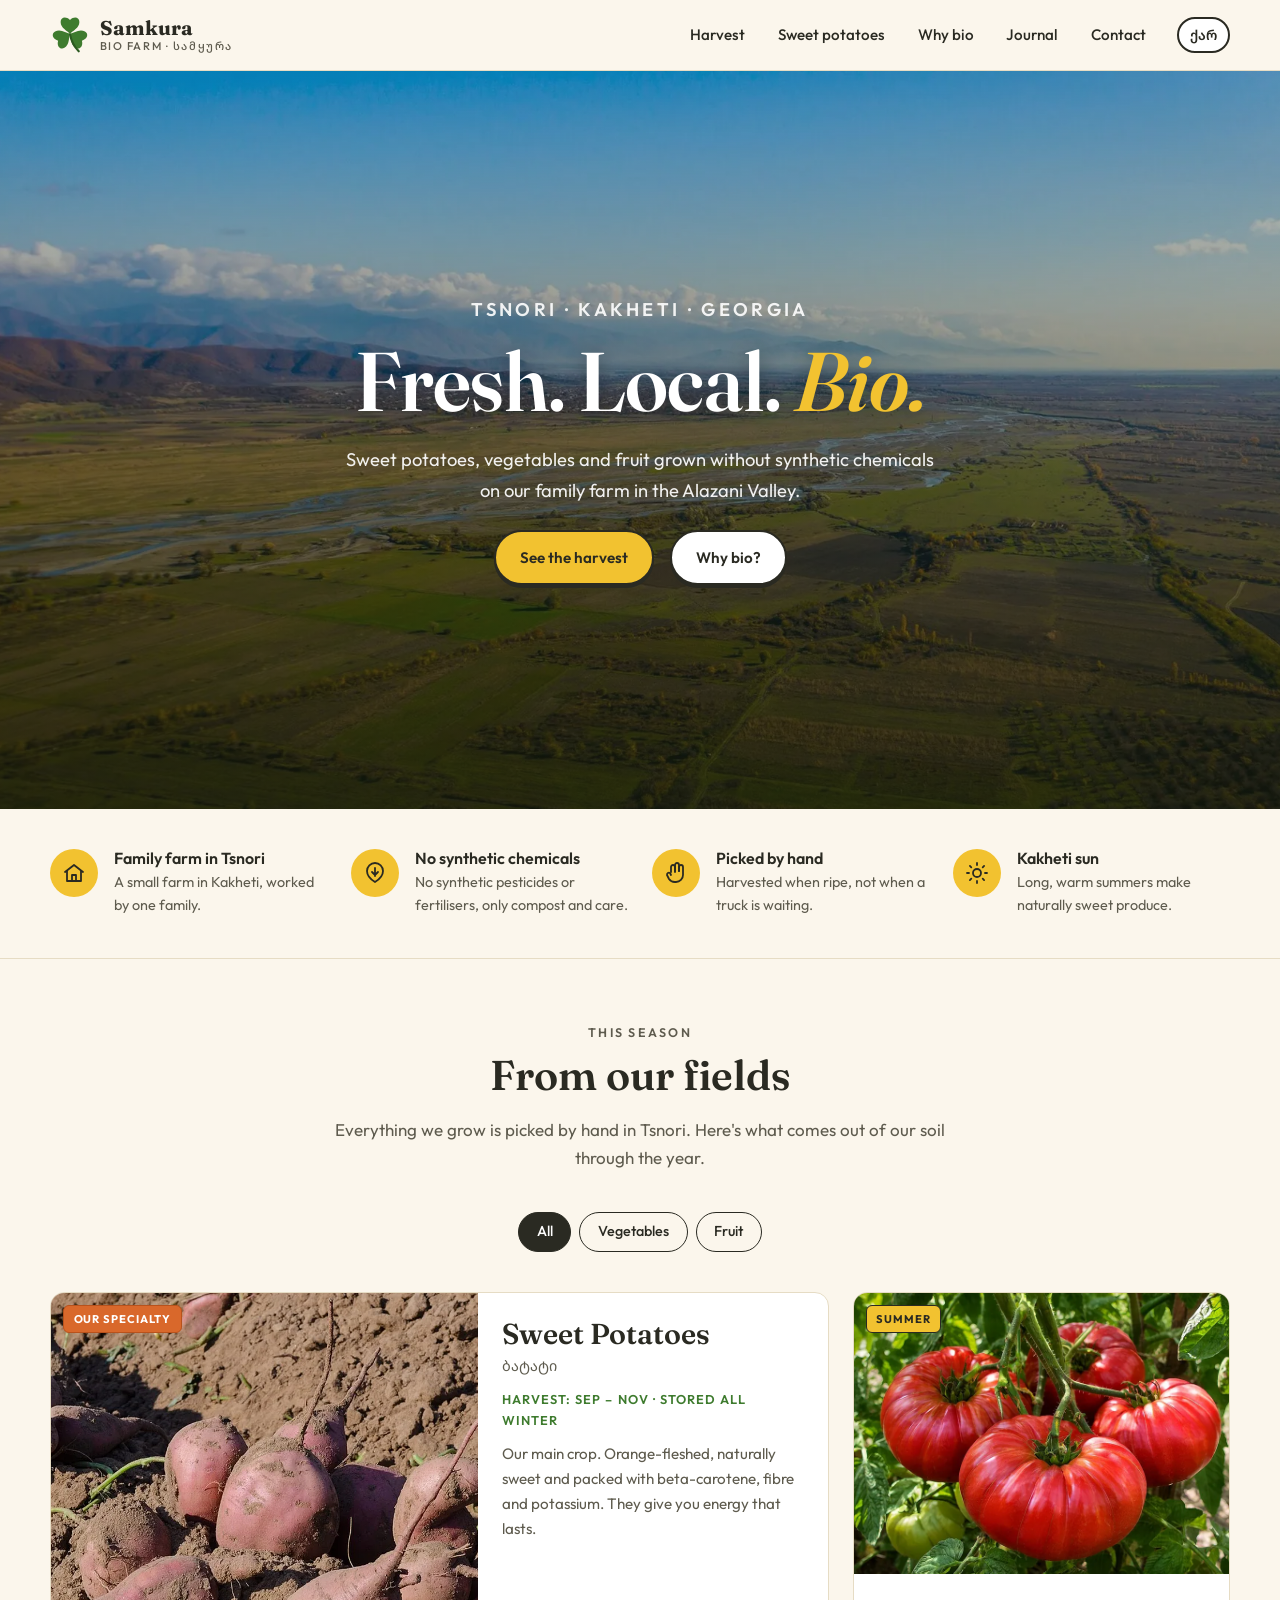
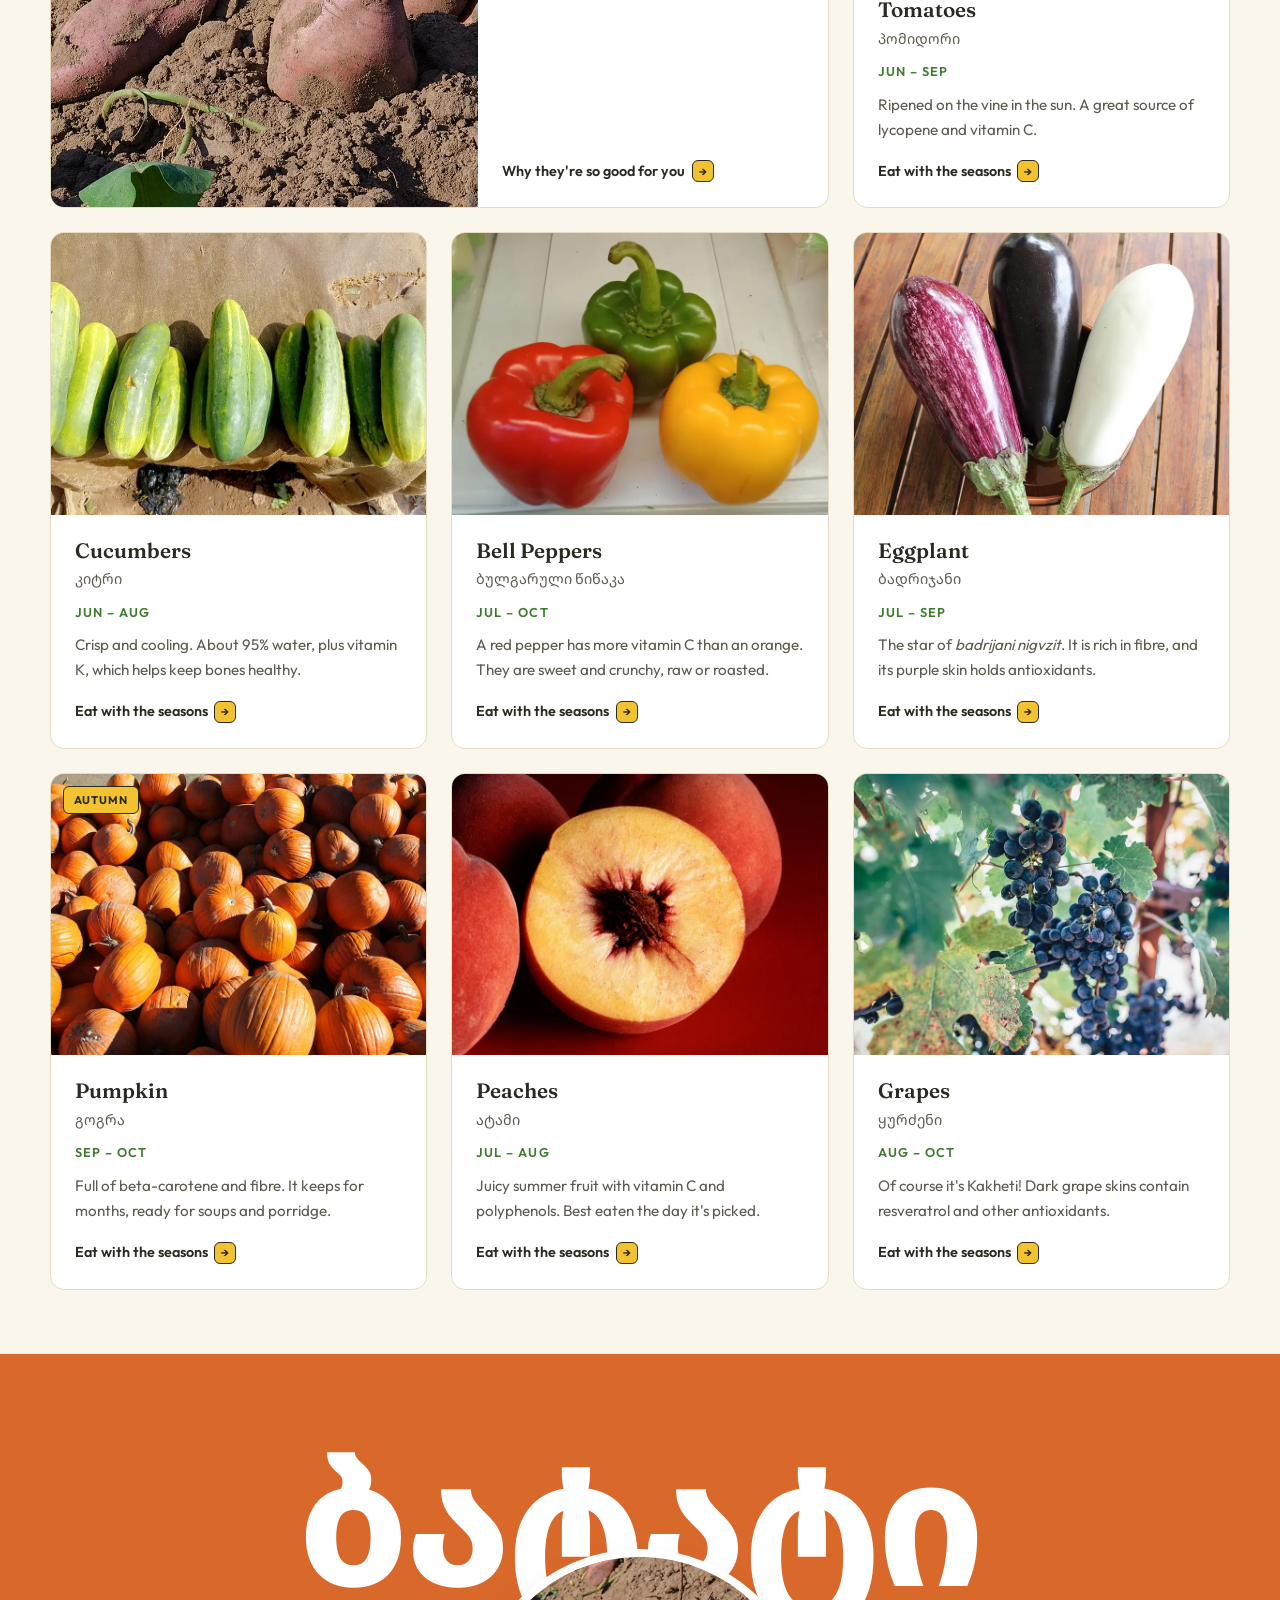
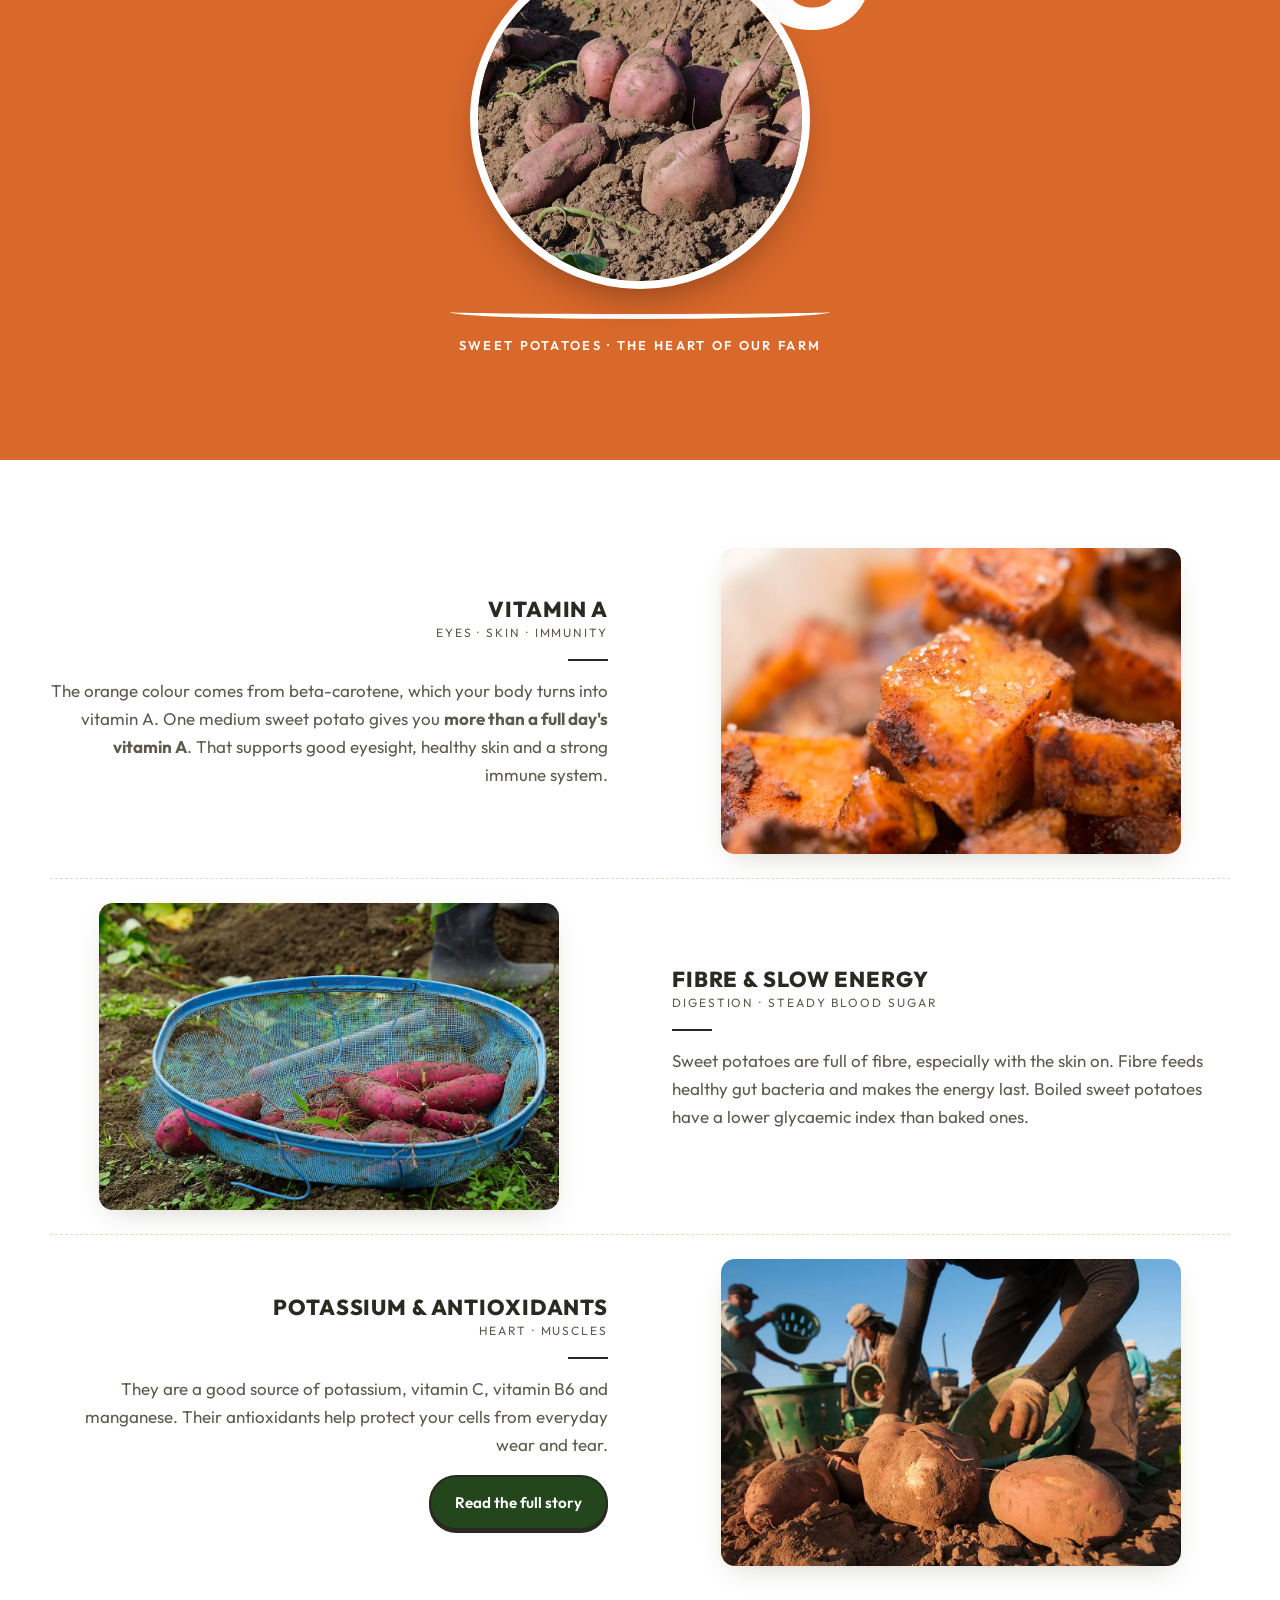
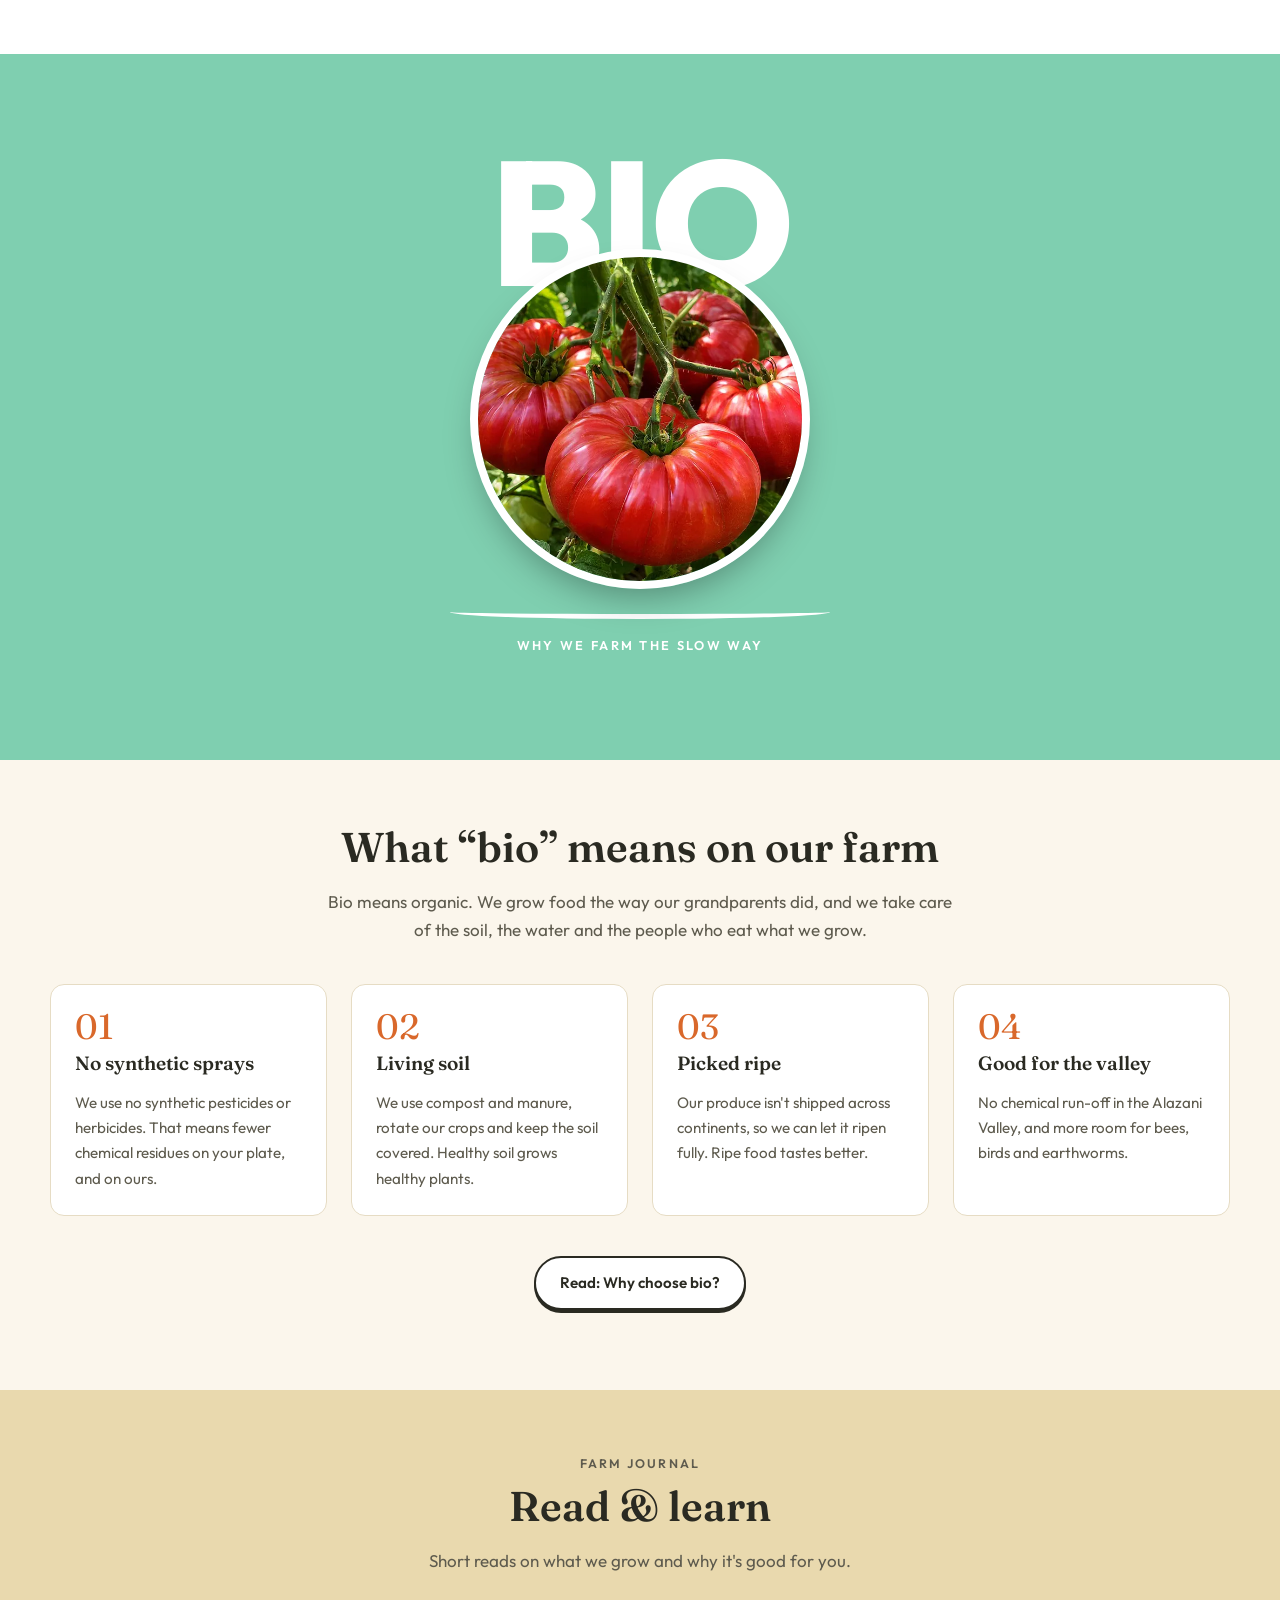
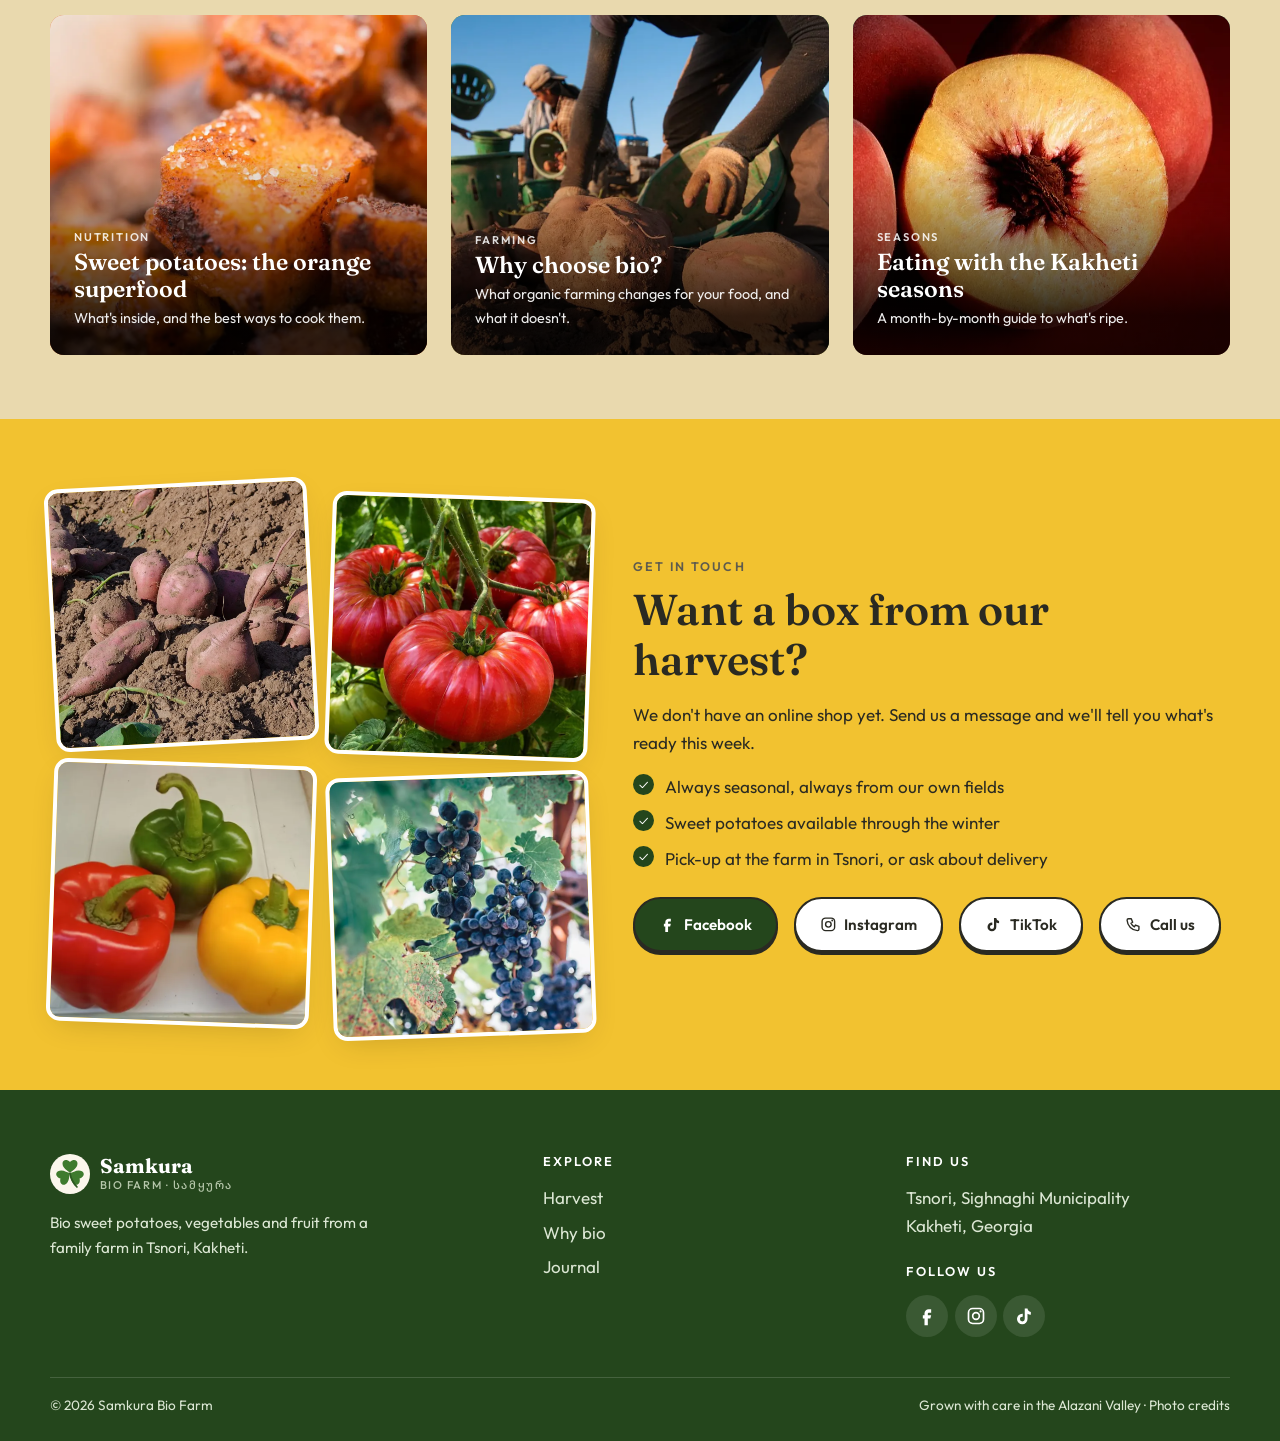
<file: index.html>
<!doctype html>
<html lang="en">
<head>
  <meta charset="utf-8">
  <meta name="viewport" content="width=device-width, initial-scale=1">
  <title>Samkura Bio Farm — Organic sweet potatoes from Tsnori, Kakheti</title>
  <meta name="description" content="Samkura Bio Farm grows bio sweet potatoes, vegetables and fruit without synthetic chemicals in Tsnori, Kakheti, Georgia.">
  <meta property="og:title" content="Samkura Bio Farm — Organic sweet potatoes from Tsnori, Kakheti">
  <meta property="og:description" content="Samkura Bio Farm grows bio sweet potatoes, vegetables and fruit without synthetic chemicals in Tsnori, Kakheti, Georgia.">
  <meta property="og:image" content="images/photos/sweet-potatoes.webp">
  <meta property="og:type" content="website">
  <meta property="og:locale" content="en_US">
  <link rel="alternate" hreflang="ka" href="ka/index.html">
  <link rel="icon" href="images/logo.svg" type="image/svg+xml">
  <link rel="preconnect" href="https://fonts.googleapis.com">
  <link rel="preconnect" href="https://fonts.gstatic.com" crossorigin>
  <link href="https://fonts.googleapis.com/css2?family=Fraunces:ital,opsz,wght@0,9..144,600;0,9..144,700;1,9..144,600&amp;family=Outfit:wght@400;500;600;800&amp;family=Noto+Sans+Georgian:wght@400;500;600;800&amp;family=Noto+Serif+Georgian:wght@600;700&amp;display=swap" rel="stylesheet">
  <link rel="stylesheet" href="css/style.css">
  <script>document.documentElement.classList.add('js');</script>
  <script src="js/main.js" defer></script>
</head>
<body>
  <a class="skip-link" href="#main">Skip to content</a>

  <!-- ===================== HEADER ===================== -->
  <header class="site-header">
    <div class="container header-inner">
      <a class="brand" href="index.html" aria-label="Samkura Bio Farm home">
        <img src="images/logo.svg" alt="" width="40" height="40">
        <span class="brand-name">Samkura<small>Bio Farm · სამყურა</small></span>
      </a>
      <nav class="site-nav" id="site-nav" aria-label="Main">
        <ul class="nav-list">
          <li><a href="#harvest">Harvest</a></li>
          <li><a href="#sweet-potatoes">Sweet potatoes</a></li>
          <li><a href="#why-bio">Why bio</a></li>
          <li><a href="#journal">Journal</a></li>
          <li><a href="#contact">Contact</a></li>
        </ul>
      </nav>
      <a class="lang-switch" href="ka/index.html" hreflang="ka" lang="ka" aria-label="ქართული ვერსია">ქარ</a>
      <button class="nav-toggle" aria-expanded="false" aria-controls="site-nav" aria-label="Open menu" data-label-open="Open menu" data-label-close="Close menu"><span></span></button>
    </div>
  </header>

  <main id="main">

    <!-- ===================== HERO ===================== -->
    <section class="hero" aria-labelledby="hero-title">
      <img class="hero-bg" src="images/photos/hero-alazani.webp" alt="The Alazani Valley in Kakheti with the Caucasus mountains behind" width="2000" height="1000" fetchpriority="high">
      <div class="hero-content">
        <p class="eyebrow">Tsnori · Kakheti · Georgia</p>
        <h1 id="hero-title">Fresh. Local. <em>Bio.</em></h1>
        <p>Sweet potatoes, vegetables and fruit grown without synthetic chemicals on our family farm in the Alazani Valley.</p>
        <div class="hero-actions">
          <a class="btn btn-primary" href="#harvest">See the harvest</a>
          <a class="btn btn-ghost" href="#why-bio">Why bio?</a>
        </div>
      </div>
    </section>

    <!-- ===================== FEATURE STRIP ===================== -->
    <section class="features" aria-label="About the farm">
      <div class="container features-grid">
        <div class="feature">
          <span class="feature-icon"><svg viewBox="0 0 24 24"><path d="M3 11l9-7 9 7"/><path d="M5 10v10h14V10"/><path d="M10 20v-6h4v6"/></svg></span>
          <div><h3>Family farm in Tsnori</h3><p>A small farm in Kakheti, worked by one family.</p></div>
        </div>
        <div class="feature">
          <span class="feature-icon"><svg viewBox="0 0 24 24"><path d="M12 21c-5-3-8-7-8-11a8 8 0 0 1 16 0c0 4-3 8-8 11z"/><path d="M12 7v8M9 11l3 3 3-3"/></svg></span>
          <div><h3>No synthetic chemicals</h3><p>No synthetic pesticides or fertilisers, only compost and care.</p></div>
        </div>
        <div class="feature">
          <span class="feature-icon"><svg viewBox="0 0 24 24"><path d="M7 11V6a2 2 0 0 1 4 0v5"/><path d="M11 10V4a2 2 0 0 1 4 0v6"/><path d="M15 10V6a2 2 0 0 1 4 0v8a7 7 0 0 1-7 7h-1a7 7 0 0 1-6-3l-2-4a2 2 0 0 1 3-2l1 2"/></svg></span>
          <div><h3>Picked by hand</h3><p>Harvested when ripe, not when a truck is waiting.</p></div>
        </div>
        <div class="feature">
          <span class="feature-icon"><svg viewBox="0 0 24 24"><circle cx="12" cy="12" r="4"/><path d="M12 2v2M12 20v2M4.9 4.9l1.4 1.4M17.7 17.7l1.4 1.4M2 12h2M20 12h2M4.9 19.1l1.4-1.4M17.7 6.3l1.4-1.4"/></svg></span>
          <div><h3>Kakheti sun</h3><p>Long, warm summers make naturally sweet produce.</p></div>
        </div>
      </div>
    </section>

    <!-- ===================== HARVEST / PRODUCT CARDS ===================== -->
    <!-- REPLACE: confirm the product list with the farm. -->
    <section class="section harvest" id="harvest" aria-labelledby="harvest-title">
      <div class="container">
        <p class="eyebrow center">This season</p>
        <h2 class="section-title" id="harvest-title">From our fields</h2>
        <p class="section-lead">Everything we grow is picked by hand in Tsnori. Here's what comes out of our soil through the year.</p>

        <div class="filter-bar" role="group" aria-label="Filter products">
          <button class="filter-btn" data-filter="all" aria-pressed="true">All</button>
          <button class="filter-btn" data-filter="veg" aria-pressed="false">Vegetables</button>
          <button class="filter-btn" data-filter="fruit" aria-pressed="false">Fruit</button>
        </div>

        <div class="product-grid">
          <article class="product-card featured reveal" data-type="veg">
            <div class="product-media">
              <span class="badge badge-orange">Our specialty</span>
              <img src="images/photos/sweet-potatoes.webp" alt="Freshly dug sweet potatoes lying on the soil" width="1200" height="900">
            </div>
            <div class="product-body">
              <h3>Sweet Potatoes</h3>
              <p class="product-ka">ბატატი</p>
              <p class="product-season">Harvest: Sep – Nov · stored all winter</p>
              <p class="product-desc">Our main crop. Orange-fleshed, naturally sweet and packed with beta-carotene, fibre and potassium. They give you energy that lasts.</p>
              <a class="product-link" href="articles/sweet-potato.html">Why they're so good for you <span class="arrow" aria-hidden="true">→</span></a>
            </div>
          </article>

          <article class="product-card reveal" data-type="veg">
            <div class="product-media"><span class="badge">Summer</span><img src="images/photos/tomatoes.webp" alt="Ripe red tomatoes on the vine" width="800" height="600" loading="lazy"></div>
            <div class="product-body">
              <h3>Tomatoes</h3>
              <p class="product-ka">პომიდორი</p>
              <p class="product-season">Jun – Sep</p>
              <p class="product-desc">Ripened on the vine in the sun. A great source of lycopene and vitamin C.</p>
              <a class="product-link" href="articles/seasonal-eating.html">Eat with the seasons <span class="arrow" aria-hidden="true">→</span></a>
            </div>
          </article>

          <article class="product-card reveal" data-type="veg">
            <div class="product-media"><img src="images/photos/cucumbers.webp" alt="A row of fresh green cucumbers" width="800" height="600" loading="lazy"></div>
            <div class="product-body">
              <h3>Cucumbers</h3>
              <p class="product-ka">კიტრი</p>
              <p class="product-season">Jun – Aug</p>
              <p class="product-desc">Crisp and cooling. About 95% water, plus vitamin K, which helps keep bones healthy.</p>
              <a class="product-link" href="articles/seasonal-eating.html">Eat with the seasons <span class="arrow" aria-hidden="true">→</span></a>
            </div>
          </article>

          <article class="product-card reveal" data-type="veg">
            <div class="product-media"><img src="images/photos/peppers.webp" alt="Red, green and yellow bell peppers" width="800" height="600" loading="lazy"></div>
            <div class="product-body">
              <h3>Bell Peppers</h3>
              <p class="product-ka">ბულგარული წიწაკა</p>
              <p class="product-season">Jul – Oct</p>
              <p class="product-desc">A red pepper has more vitamin C than an orange. They are sweet and crunchy, raw or roasted.</p>
              <a class="product-link" href="articles/seasonal-eating.html">Eat with the seasons <span class="arrow" aria-hidden="true">→</span></a>
            </div>
          </article>

          <article class="product-card reveal" data-type="veg">
            <div class="product-media"><img src="images/photos/eggplants.webp" alt="Three eggplants: striped, dark purple and white" width="800" height="600" loading="lazy"></div>
            <div class="product-body">
              <h3>Eggplant</h3>
              <p class="product-ka">ბადრიჯანი</p>
              <p class="product-season">Jul – Sep</p>
              <p class="product-desc">The star of <i>badrijani nigvzit</i>. It is rich in fibre, and its purple skin holds antioxidants.</p>
              <a class="product-link" href="articles/seasonal-eating.html">Eat with the seasons <span class="arrow" aria-hidden="true">→</span></a>
            </div>
          </article>

          <article class="product-card reveal" data-type="veg">
            <div class="product-media"><span class="badge">Autumn</span><img src="images/photos/pumpkins.webp" alt="A pile of orange pumpkins after harvest" width="800" height="600" loading="lazy"></div>
            <div class="product-body">
              <h3>Pumpkin</h3>
              <p class="product-ka">გოგრა</p>
              <p class="product-season">Sep – Oct</p>
              <p class="product-desc">Full of beta-carotene and fibre. It keeps for months, ready for soups and porridge.</p>
              <a class="product-link" href="articles/seasonal-eating.html">Eat with the seasons <span class="arrow" aria-hidden="true">→</span></a>
            </div>
          </article>

          <article class="product-card reveal" data-type="fruit">
            <div class="product-media"><img src="images/photos/peaches.webp" alt="Ripe peaches, one cut in half" width="800" height="600" loading="lazy"></div>
            <div class="product-body">
              <h3>Peaches</h3>
              <p class="product-ka">ატამი</p>
              <p class="product-season">Jul – Aug</p>
              <p class="product-desc">Juicy summer fruit with vitamin C and polyphenols. Best eaten the day it's picked.</p>
              <a class="product-link" href="articles/seasonal-eating.html">Eat with the seasons <span class="arrow" aria-hidden="true">→</span></a>
            </div>
          </article>

          <article class="product-card reveal" data-type="fruit">
            <div class="product-media"><img src="images/photos/grapes.webp" alt="Dark grape bunches hanging on the vine" width="800" height="600" loading="lazy"></div>
            <div class="product-body">
              <h3>Grapes</h3>
              <p class="product-ka">ყურძენი</p>
              <p class="product-season">Aug – Oct</p>
              <p class="product-desc">Of course it's Kakheti! Dark grape skins contain resveratrol and other antioxidants.</p>
              <a class="product-link" href="articles/seasonal-eating.html">Eat with the seasons <span class="arrow" aria-hidden="true">→</span></a>
            </div>
          </article>
        </div>
      </div>
    </section>

    <!-- ===================== SWEET POTATO BAND ===================== -->
    <section class="band band-orange" id="sweet-potatoes" aria-labelledby="sp-word">
      <h2 class="band-word" id="sp-word">ბატატი</h2>
      <img class="band-photo" src="images/photos/sweet-potatoes.webp" alt="Sweet potatoes in the field" width="1200" height="900" loading="lazy">
      <div class="band-swoosh" aria-hidden="true"></div>
      <p class="band-caption">Sweet potatoes · the heart of our farm</p>
    </section>

    <section class="section split-section" aria-label="Sweet potato benefits">
      <div class="container">
        <div class="split reveal">
          <div class="split-text">
            <h3>Vitamin A</h3>
            <p class="sub">Eyes · Skin · Immunity</p>
            <hr class="rule">
            <p>The orange colour comes from beta-carotene, which your body turns into vitamin A. One medium sweet potato gives you <strong>more than a full day's vitamin A</strong>. That supports good eyesight, healthy skin and a strong immune system.</p>
          </div>
          <div class="split-img"><img src="images/photos/sweet-potato-roasted.webp" alt="Roasted sweet potato cubes with bright orange flesh" loading="lazy" width="1200" height="800"></div>
        </div>
        <div class="split reverse reveal">
          <div class="split-text">
            <h3>Fibre &amp; slow energy</h3>
            <p class="sub">Digestion · Steady blood sugar</p>
            <hr class="rule">
            <p>Sweet potatoes are full of fibre, especially with the skin on. Fibre feeds healthy gut bacteria and makes the energy last. Boiled sweet potatoes have a lower glycaemic index than baked ones.</p>
          </div>
          <div class="split-img"><img src="images/photos/sweet-potato-basket.webp" alt="Freshly harvested sweet potatoes in a basket on the soil" loading="lazy" width="1200" height="800"></div>
        </div>
        <div class="split reveal">
          <div class="split-text">
            <h3>Potassium &amp; antioxidants</h3>
            <p class="sub">Heart · Muscles</p>
            <hr class="rule">
            <p>They are a good source of potassium, vitamin C, vitamin B6 and manganese. Their antioxidants help protect your cells from everyday wear and tear.</p>
            <a class="btn btn-dark" href="articles/sweet-potato.html">Read the full story</a>
          </div>
          <div class="split-img"><img src="images/photos/sweet-potato-harvest.webp" alt="Hands lifting sweet potatoes out of the soil during harvest" loading="lazy" width="1200" height="800"></div>
        </div>
      </div>
    </section>

    <!-- ===================== WHY BIO ===================== -->
    <section class="band band-mint" aria-labelledby="bio-word">
      <h2 class="band-word" id="bio-word">Bio</h2>
      <img class="band-photo" src="images/photos/tomatoes.webp" alt="Tomatoes ripening on the plant" width="800" height="600" loading="lazy">
      <div class="band-swoosh" aria-hidden="true"></div>
      <p class="band-caption">Why we farm the slow way</p>
    </section>

    <!-- REPLACE: confirm these practices with the farmer so every claim is true for Samkura. -->
    <section class="section" id="why-bio" aria-labelledby="why-title">
      <div class="container">
        <h2 class="section-title" id="why-title">What “bio” means on our farm</h2>
        <p class="section-lead">Bio means organic. We grow food the way our grandparents did, and we take care of the soil, the water and the people who eat what we grow.</p>
        <div class="pillars">
          <div class="pillar reveal"><div class="pillar-num">01</div><h3>No synthetic sprays</h3><p>We use no synthetic pesticides or herbicides. That means fewer chemical residues on your plate, and on ours.</p></div>
          <div class="pillar reveal"><div class="pillar-num">02</div><h3>Living soil</h3><p>We use compost and manure, rotate our crops and keep the soil covered. Healthy soil grows healthy plants.</p></div>
          <div class="pillar reveal"><div class="pillar-num">03</div><h3>Picked ripe</h3><p>Our produce isn't shipped across continents, so we can let it ripen fully. Ripe food tastes better.</p></div>
          <div class="pillar reveal"><div class="pillar-num">04</div><h3>Good for the valley</h3><p>No chemical run-off in the Alazani Valley, and more room for bees, birds and earthworms.</p></div>
        </div>
        <p class="center spaced"><a class="btn btn-ghost" href="articles/why-bio.html">Read: Why choose bio?</a></p>
      </div>
    </section>

    <!-- ===================== JOURNAL ===================== -->
    <section class="section journal" id="journal" aria-labelledby="journal-title">
      <div class="container">
        <p class="eyebrow center">Farm journal</p>
        <h2 class="section-title" id="journal-title">Read &amp; learn</h2>
        <p class="section-lead">Short reads on what we grow and why it's good for you.</p>
        <div class="article-grid">
          <a class="article-card c-orange reveal" href="articles/sweet-potato.html">
            <div class="art-bg"><img src="images/photos/sweet-potato-roasted.webp" alt="" loading="lazy" width="1200" height="800"></div>
            <div class="art-text"><span class="tag">Nutrition</span><h3>Sweet potatoes: the orange superfood</h3><p>What's inside, and the best ways to cook them.</p></div>
          </a>
          <a class="article-card c-green reveal" href="articles/why-bio.html">
            <div class="art-bg"><img src="images/photos/sweet-potato-harvest.webp" alt="" loading="lazy" width="1200" height="800"></div>
            <div class="art-text"><span class="tag">Farming</span><h3>Why choose bio?</h3><p>What organic farming changes for your food, and what it doesn't.</p></div>
          </a>
          <a class="article-card c-mint reveal" href="articles/seasonal-eating.html">
            <div class="art-bg"><img src="images/photos/peaches.webp" alt="" loading="lazy" width="800" height="600"></div>
            <div class="art-text"><span class="tag">Seasons</span><h3>Eating with the Kakheti seasons</h3><p>A month-by-month guide to what's ripe.</p></div>
          </a>
        </div>
      </div>
    </section>

    <!-- ===================== CONTACT / CTA ===================== -->
    <section class="cta" id="contact" aria-labelledby="contact-title">
      <div class="container cta-inner">
        <div class="cta-art" aria-hidden="true">
          <img src="images/photos/sweet-potatoes.webp" alt="" loading="lazy" width="1200" height="900">
          <img src="images/photos/tomatoes.webp" alt="" loading="lazy" width="800" height="600">
          <img src="images/photos/peppers.webp" alt="" loading="lazy" width="800" height="600">
          <img src="images/photos/grapes.webp" alt="" loading="lazy" width="800" height="600">
        </div>
        <div>
          <p class="eyebrow">Get in touch</p>
          <h2 id="contact-title">Want a box from our harvest?</h2>
          <p>We don't have an online shop yet. Send us a message and we'll tell you what's ready this week.</p>
          <ul class="check-list">
            <li>Always seasonal, always from our own fields</li>
            <li>Sweet potatoes available through the winter</li>
            <li>Pick-up at the farm in Tsnori, or ask about delivery</li> <!-- REPLACE: confirm delivery options -->
          </ul>
          <div class="contact-actions">
            <a class="btn btn-dark" href="https://www.facebook.com/share/1SsHEZdLjN/" target="_blank" rel="noopener"><svg class="icon" viewBox="0 0 24 24" aria-hidden="true"><path fill="currentColor" d="M14 8h3V4h-3c-2.8 0-5 2.2-5 5v2H7v4h2v8h4v-8h3l1-4h-4V9c0-.6.4-1 1-1z"/></svg> Facebook</a>
            <a class="btn btn-ghost" href="https://www.instagram.com/samkura_biofarm" target="_blank" rel="noopener"><svg class="icon" viewBox="0 0 24 24" aria-hidden="true"><rect x="3" y="3" width="18" height="18" rx="5" fill="none" stroke="currentColor" stroke-width="2"/><circle cx="12" cy="12" r="4" fill="none" stroke="currentColor" stroke-width="2"/><circle cx="17.5" cy="6.5" r="1.3" fill="currentColor"/></svg> Instagram</a>
            <a class="btn btn-ghost" href="https://www.tiktok.com/@samyura6" target="_blank" rel="noopener"><svg class="icon" viewBox="0 0 24 24" aria-hidden="true"><path fill="currentColor" d="M16.2 3c.3 2.3 1.7 3.9 4 4.2v3.3c-1.5 0-2.9-.5-4-1.2v6.4A6.3 6.3 0 1 1 9.9 9.4h.6v3.4H10a2.9 2.9 0 1 0 2.9 2.9V3h3.3z"/></svg> TikTok</a>
            <a class="btn btn-ghost" href="tel:+995000000000"><svg class="icon" viewBox="0 0 24 24" aria-hidden="true"><path fill="none" stroke="currentColor" stroke-width="2" stroke-linejoin="round" d="M5 4h4l2 5-2.5 1.5a11 11 0 0 0 5 5L15 13l5 2v4a2 2 0 0 1-2 2A16 16 0 0 1 3 6a2 2 0 0 1 2-2z"/></svg> Call us</a> <!-- REPLACE phone number -->
          </div>
        </div>
      </div>
    </section>
  </main>

  <!-- ===================== FOOTER ===================== -->
  <footer class="site-footer">
    <div class="container footer-grid">
      <div class="footer-brand">
        <a class="brand" href="index.html">
          <img src="images/logo.svg" alt="" width="40" height="40" class="logo-chip">
          <span class="brand-name">Samkura<small>Bio Farm · სამყურა</small></span>
        </a>
        <p>Bio sweet potatoes, vegetables and fruit from a family farm in Tsnori, Kakheti.</p>
      </div>
      <div>
        <h4>Explore</h4>
        <ul>
          <li><a href="#harvest">Harvest</a></li>
          <li><a href="#why-bio">Why bio</a></li>
          <li><a href="#journal">Journal</a></li>
        </ul>
      </div>
      <div>
        <h4>Find us</h4>
        <ul>
          <li>Tsnori, Sighnaghi Municipality<br>Kakheti, Georgia</li>
        </ul>
        <h4 class="follow-title">Follow us</h4>
        <ul class="social-links">
          <li><a href="https://www.facebook.com/share/1SsHEZdLjN/" target="_blank" rel="noopener" aria-label="Facebook"><svg class="icon" viewBox="0 0 24 24" aria-hidden="true"><path fill="currentColor" d="M14 8h3V4h-3c-2.8 0-5 2.2-5 5v2H7v4h2v8h4v-8h3l1-4h-4V9c0-.6.4-1 1-1z"/></svg></a></li>
          <li><a href="https://www.instagram.com/samkura_biofarm" target="_blank" rel="noopener" aria-label="Instagram"><svg class="icon" viewBox="0 0 24 24" aria-hidden="true"><rect x="3" y="3" width="18" height="18" rx="5" fill="none" stroke="currentColor" stroke-width="2"/><circle cx="12" cy="12" r="4" fill="none" stroke="currentColor" stroke-width="2"/><circle cx="17.5" cy="6.5" r="1.3" fill="currentColor"/></svg></a></li>
          <li><a href="https://www.tiktok.com/@samyura6" target="_blank" rel="noopener" aria-label="TikTok"><svg class="icon" viewBox="0 0 24 24" aria-hidden="true"><path fill="currentColor" d="M16.2 3c.3 2.3 1.7 3.9 4 4.2v3.3c-1.5 0-2.9-.5-4-1.2v6.4A6.3 6.3 0 1 1 9.9 9.4h.6v3.4H10a2.9 2.9 0 1 0 2.9 2.9V3h3.3z"/></svg></a></li>
        </ul>
      </div>
    </div>
    <div class="container footer-bottom">
      <span>© <span data-year>2026</span> Samkura Bio Farm</span>
      <span>Grown with care in the Alazani Valley · <a href="credits.html">Photo credits</a></span>
    </div>
  </footer>
</body>
</html>
</file>
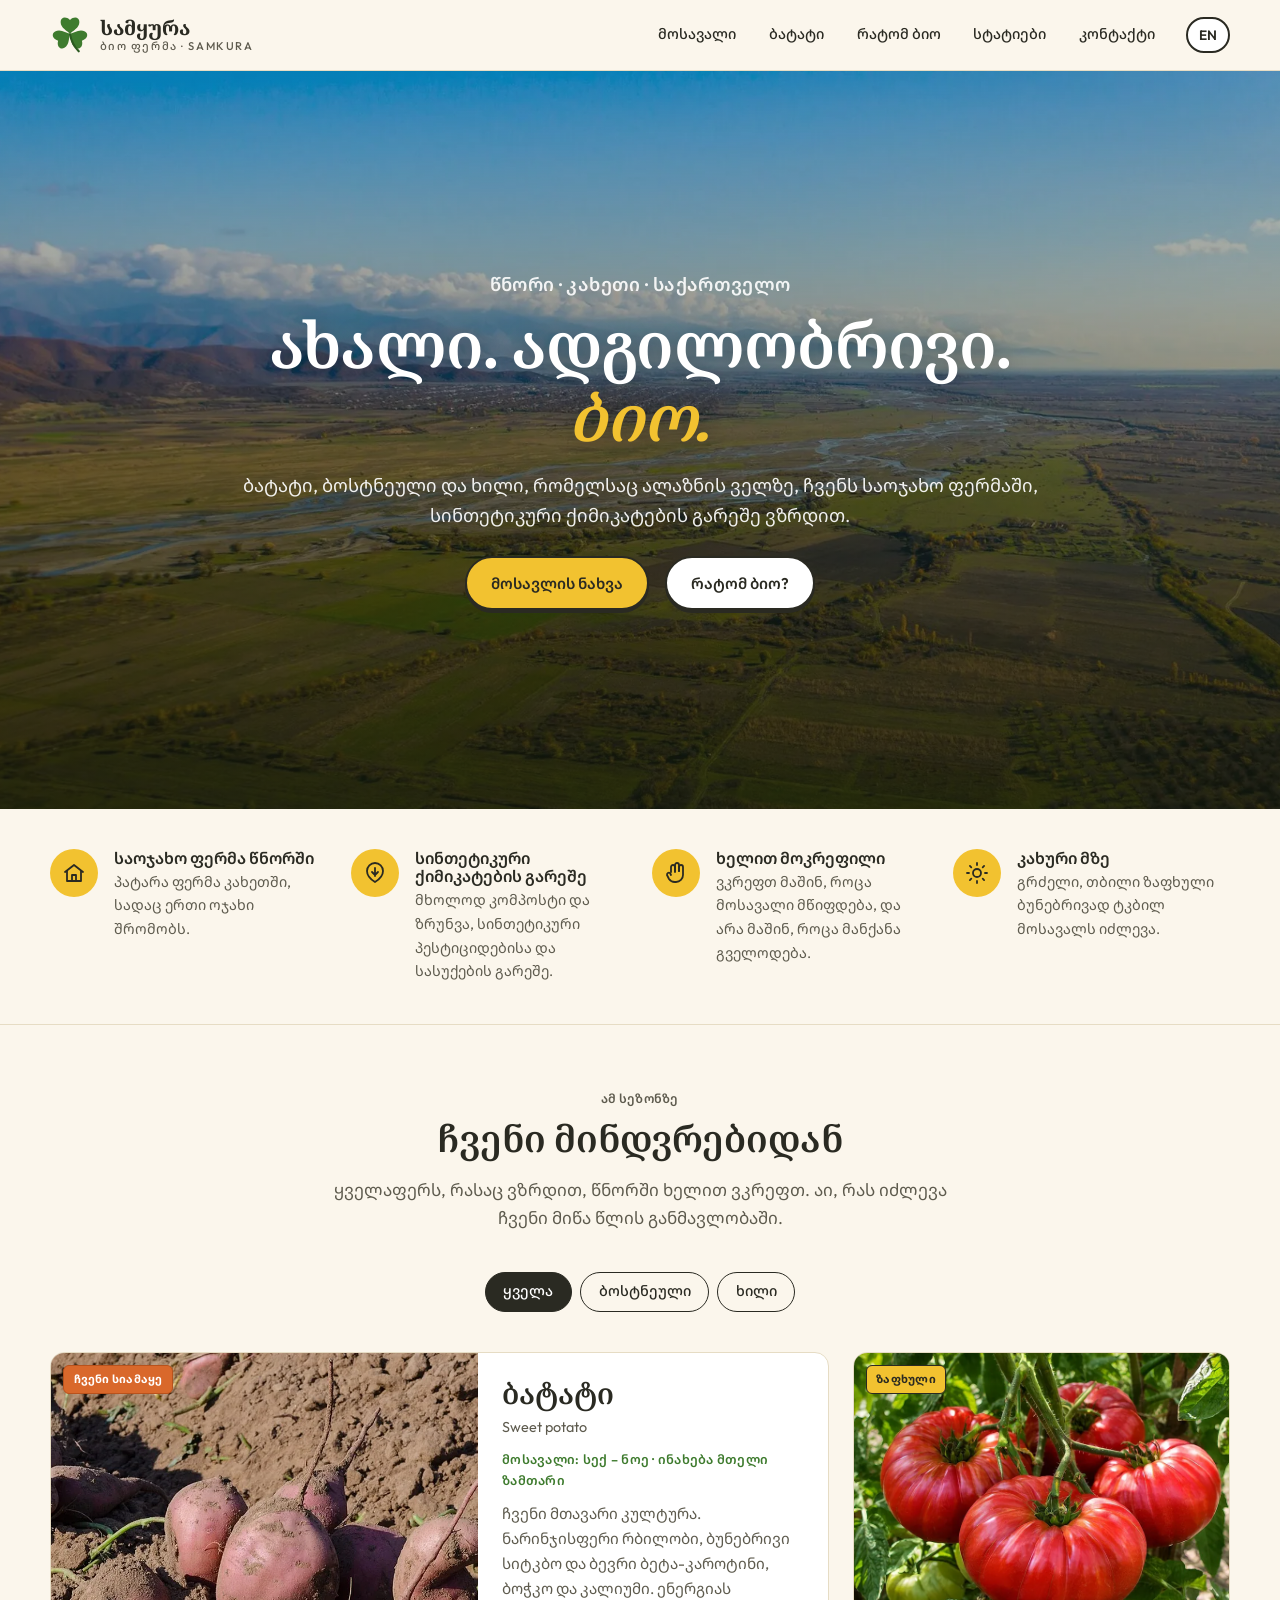
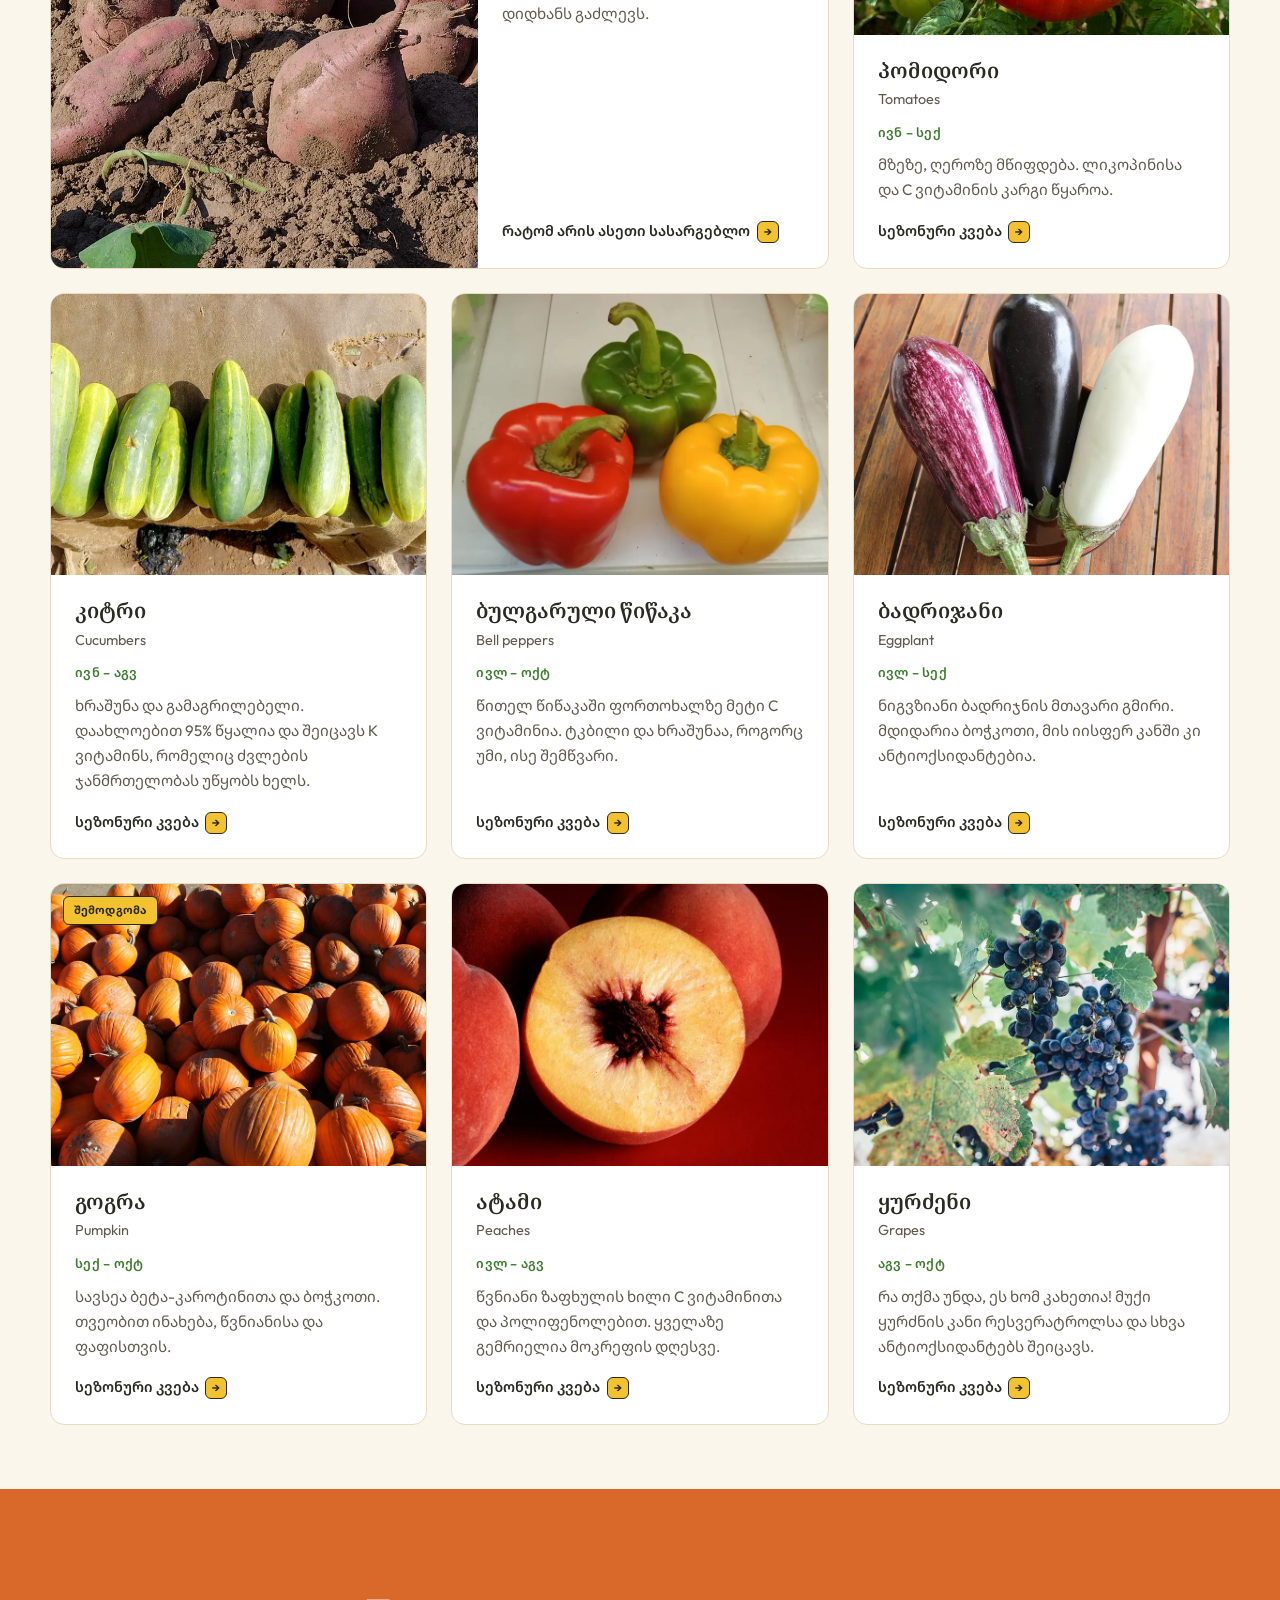
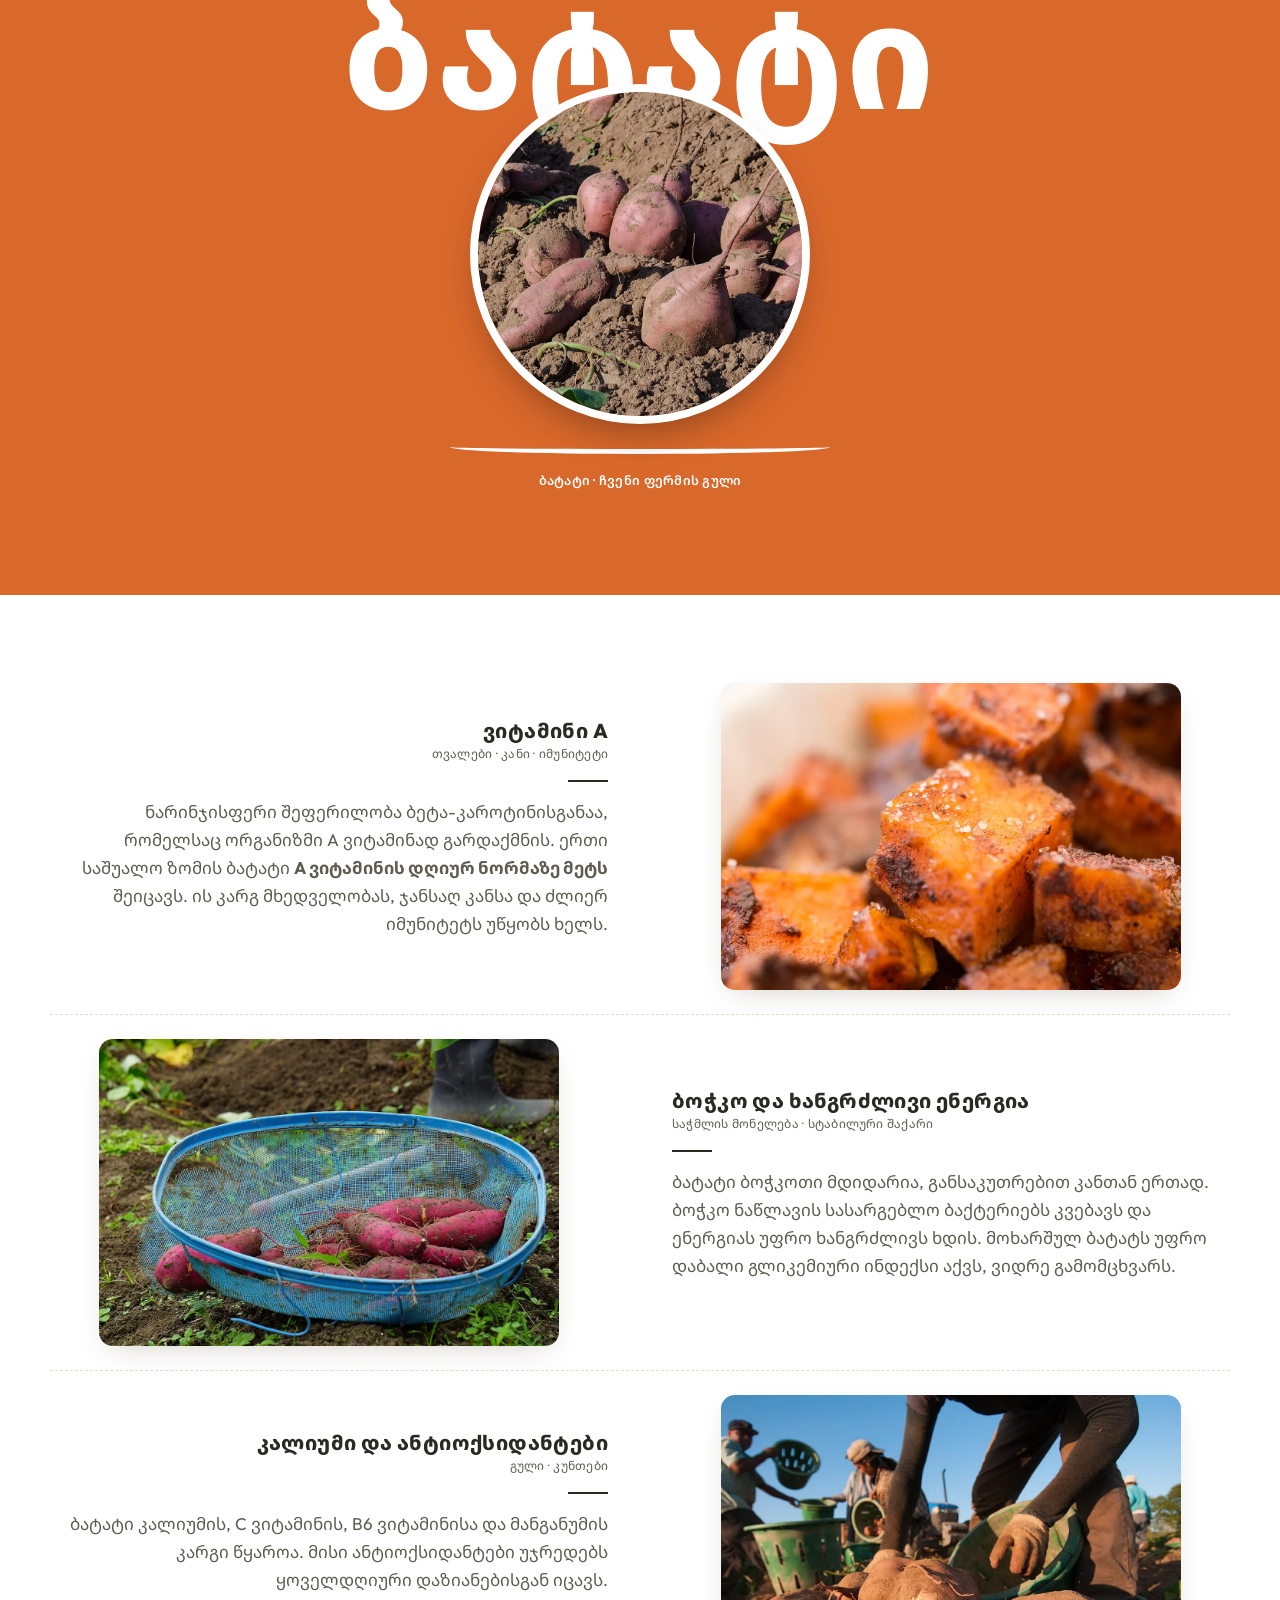
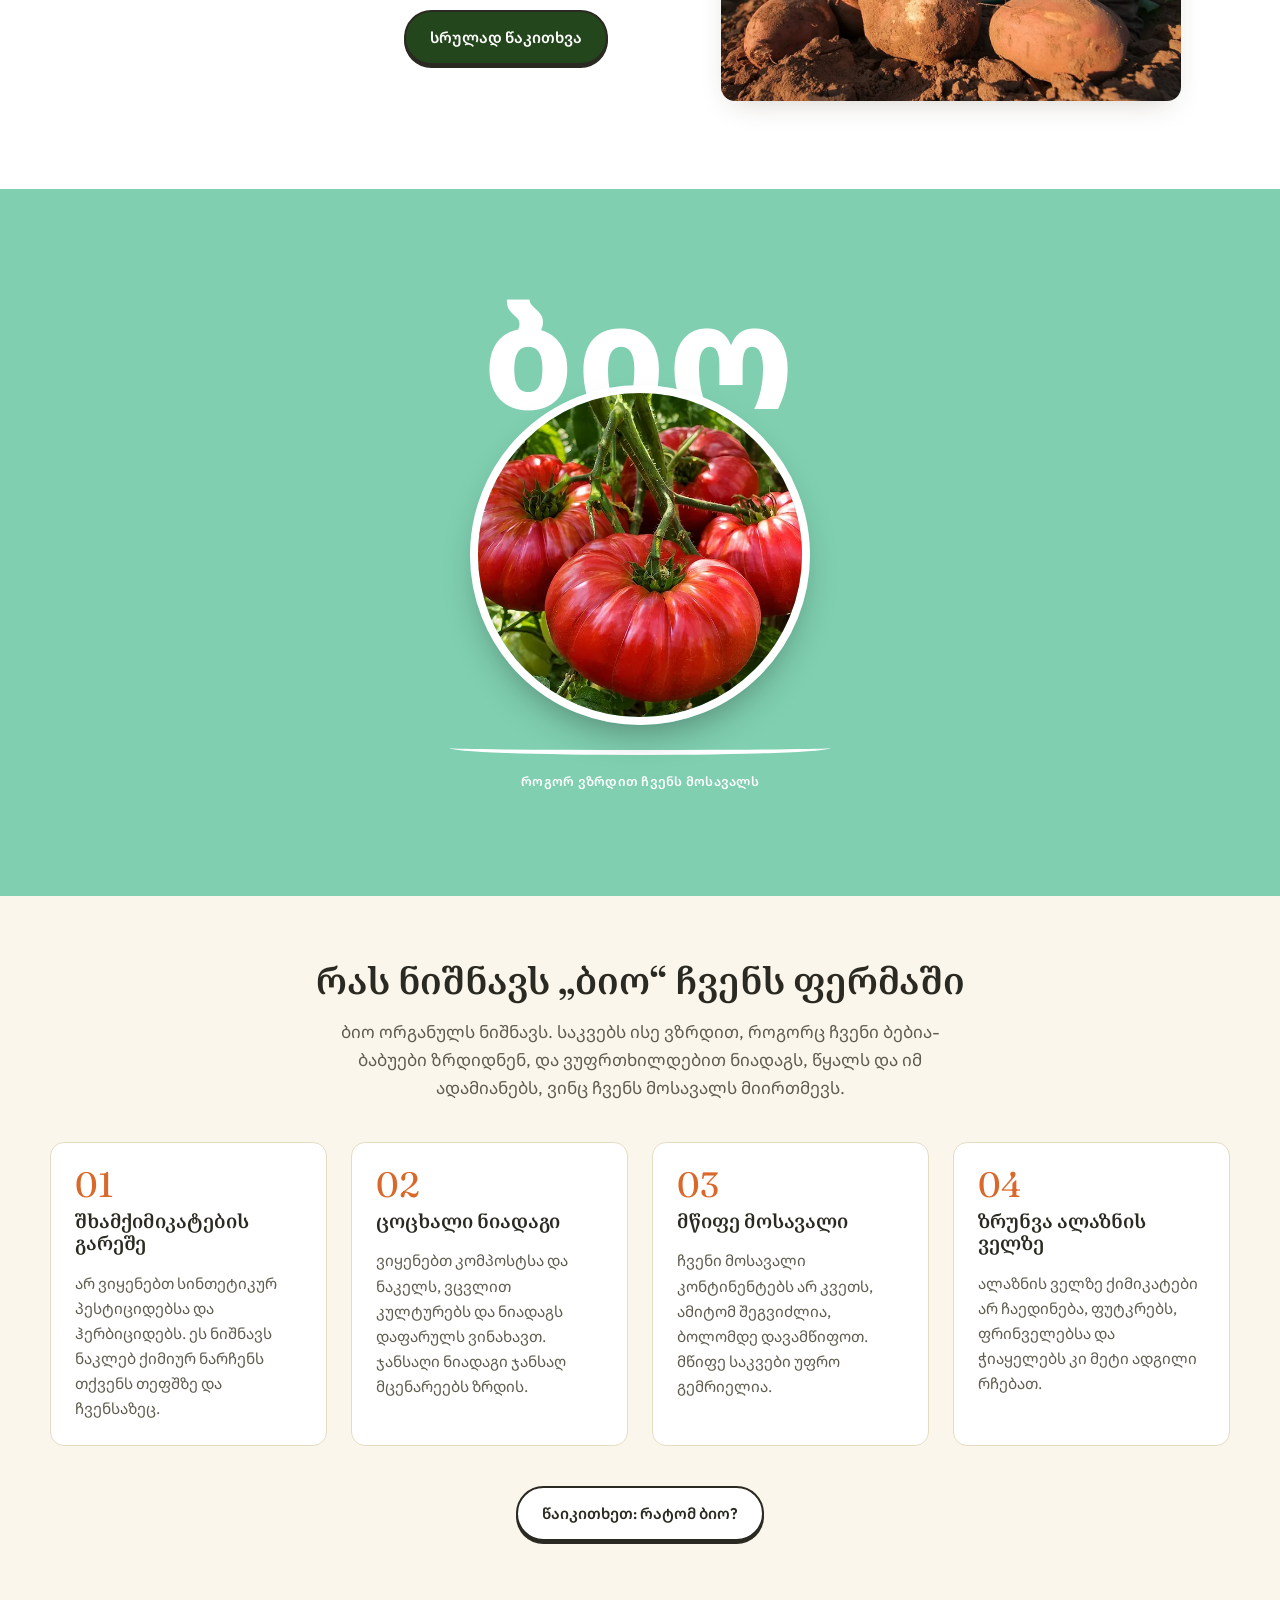
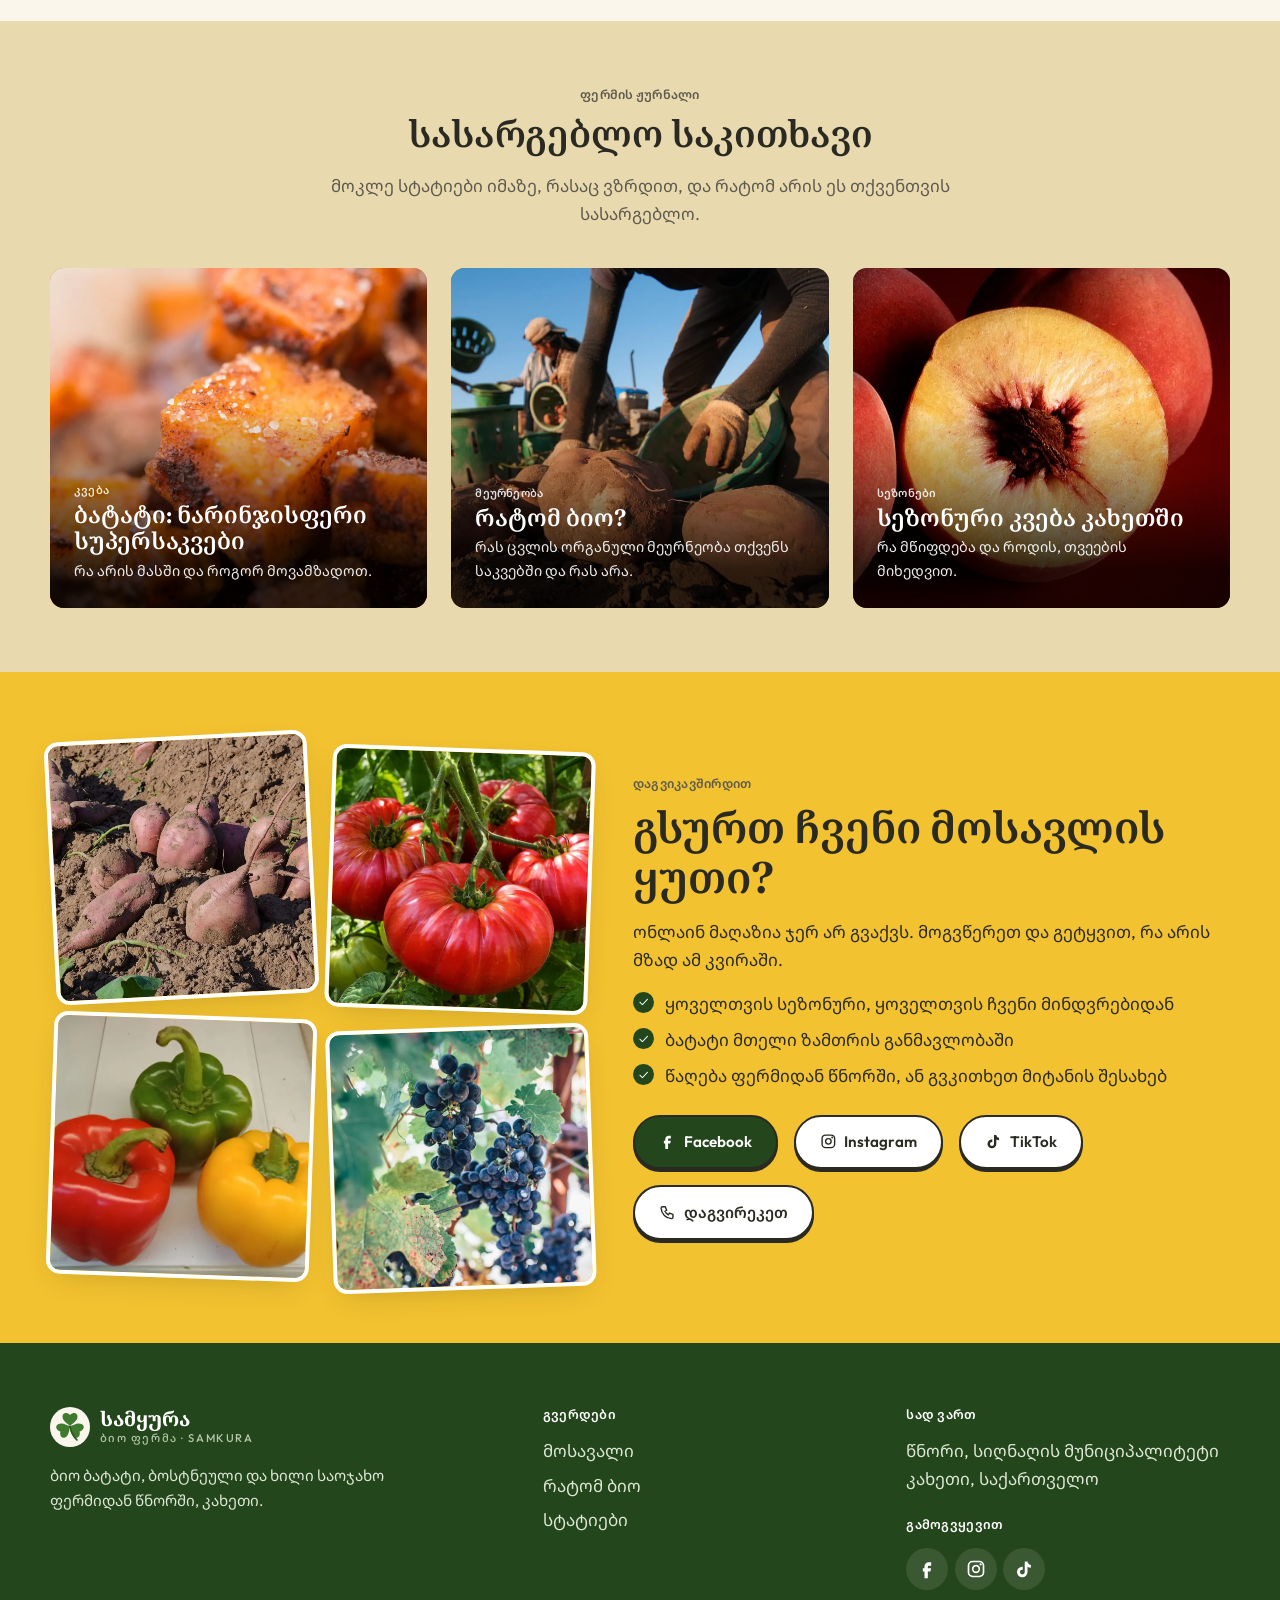
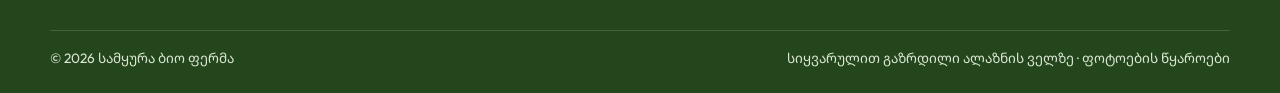
<file: ka/index.html>
<!doctype html>
<html lang="ka">
<head>
  <meta charset="utf-8">
  <meta name="viewport" content="width=device-width, initial-scale=1">
  <title>სამყურა ბიო ფერმა — ბიო ბატატი წნორიდან, კახეთი</title>
  <meta name="description" content="სამყურა ბიო ფერმა წნორში, კახეთში, სინთეტიკური ქიმიკატების გარეშე ზრდის ბატატს, ბოსტნეულსა და ხილს.">
  <meta property="og:title" content="სამყურა ბიო ფერმა — ბიო ბატატი წნორიდან, კახეთი">
  <meta property="og:description" content="სამყურა ბიო ფერმა წნორში, კახეთში, სინთეტიკური ქიმიკატების გარეშე ზრდის ბატატს, ბოსტნეულსა და ხილს.">
  <meta property="og:image" content="../images/photos/sweet-potatoes.webp">
  <meta property="og:type" content="website">
  <meta property="og:locale" content="ka_GE">
  <link rel="alternate" hreflang="en" href="../index.html">
  <link rel="icon" href="../images/logo.svg" type="image/svg+xml">
  <link rel="preconnect" href="https://fonts.googleapis.com">
  <link rel="preconnect" href="https://fonts.gstatic.com" crossorigin>
  <link href="https://fonts.googleapis.com/css2?family=Fraunces:ital,opsz,wght@0,9..144,600;0,9..144,700;1,9..144,600&amp;family=Outfit:wght@400;500;600;800&amp;family=Noto+Sans+Georgian:wght@400;500;600;800&amp;family=Noto+Serif+Georgian:wght@600;700&amp;display=swap" rel="stylesheet">
  <link rel="stylesheet" href="../css/style.css">
  <script>document.documentElement.classList.add('js');</script>
  <script src="../js/main.js" defer></script>
</head>
<body>
  <a class="skip-link" href="#main">გადასვლა შინაარსზე</a>

  <!-- ===================== HEADER ===================== -->
  <header class="site-header">
    <div class="container header-inner">
      <a class="brand" href="index.html" aria-label="სამყურა ბიო ფერმა, მთავარი გვერდი">
        <img src="../images/logo.svg" alt="" width="40" height="40">
        <span class="brand-name">სამყურა<small>ბიო ფერმა · Samkura</small></span>
      </a>
      <nav class="site-nav" id="site-nav" aria-label="მთავარი მენიუ">
        <ul class="nav-list">
          <li><a href="#harvest">მოსავალი</a></li>
          <li><a href="#sweet-potatoes">ბატატი</a></li>
          <li><a href="#why-bio">რატომ ბიო</a></li>
          <li><a href="#journal">სტატიები</a></li>
          <li><a href="#contact">კონტაქტი</a></li>
        </ul>
      </nav>
      <a class="lang-switch" href="../index.html" hreflang="en" lang="en" aria-label="English version">EN</a>
      <button class="nav-toggle" aria-expanded="false" aria-controls="site-nav" aria-label="მენიუს გახსნა" data-label-open="მენიუს გახსნა" data-label-close="მენიუს დახურვა"><span></span></button>
    </div>
  </header>

  <main id="main">

    <!-- ===================== HERO ===================== -->
    <section class="hero" aria-labelledby="hero-title">
      <img class="hero-bg" src="../images/photos/hero-alazani.webp" alt="ალაზნის ველი კახეთში, კავკასიონის ქედის ფონზე" width="2000" height="1000" fetchpriority="high">
      <div class="hero-content">
        <p class="eyebrow">წნორი · კახეთი · საქართველო</p>
        <h1 id="hero-title">ახალი. ადგილობრივი. <em>ბიო.</em></h1>
        <p>ბატატი, ბოსტნეული და ხილი, რომელსაც ალაზნის ველზე, ჩვენს საოჯახო ფერმაში, სინთეტიკური ქიმიკატების გარეშე ვზრდით.</p>
        <div class="hero-actions">
          <a class="btn btn-primary" href="#harvest">მოსავლის ნახვა</a>
          <a class="btn btn-ghost" href="#why-bio">რატომ ბიო?</a>
        </div>
      </div>
    </section>

    <!-- ===================== FEATURE STRIP ===================== -->
    <section class="features" aria-label="ფერმის შესახებ">
      <div class="container features-grid">
        <div class="feature">
          <span class="feature-icon"><svg viewBox="0 0 24 24"><path d="M3 11l9-7 9 7"/><path d="M5 10v10h14V10"/><path d="M10 20v-6h4v6"/></svg></span>
          <div><h3>საოჯახო ფერმა წნორში</h3><p>პატარა ფერმა კახეთში, სადაც ერთი ოჯახი შრომობს.</p></div>
        </div>
        <div class="feature">
          <span class="feature-icon"><svg viewBox="0 0 24 24"><path d="M12 21c-5-3-8-7-8-11a8 8 0 0 1 16 0c0 4-3 8-8 11z"/><path d="M12 7v8M9 11l3 3 3-3"/></svg></span>
          <div><h3>სინთეტიკური ქიმიკატების გარეშე</h3><p>მხოლოდ კომპოსტი და ზრუნვა, სინთეტიკური პესტიციდებისა და სასუქების გარეშე.</p></div>
        </div>
        <div class="feature">
          <span class="feature-icon"><svg viewBox="0 0 24 24"><path d="M7 11V6a2 2 0 0 1 4 0v5"/><path d="M11 10V4a2 2 0 0 1 4 0v6"/><path d="M15 10V6a2 2 0 0 1 4 0v8a7 7 0 0 1-7 7h-1a7 7 0 0 1-6-3l-2-4a2 2 0 0 1 3-2l1 2"/></svg></span>
          <div><h3>ხელით მოკრეფილი</h3><p>ვკრეფთ მაშინ, როცა მოსავალი მწიფდება, და არა მაშინ, როცა მანქანა გველოდება.</p></div>
        </div>
        <div class="feature">
          <span class="feature-icon"><svg viewBox="0 0 24 24"><circle cx="12" cy="12" r="4"/><path d="M12 2v2M12 20v2M4.9 4.9l1.4 1.4M17.7 17.7l1.4 1.4M2 12h2M20 12h2M4.9 19.1l1.4-1.4M17.7 6.3l1.4-1.4"/></svg></span>
          <div><h3>კახური მზე</h3><p>გრძელი, თბილი ზაფხული ბუნებრივად ტკბილ მოსავალს იძლევა.</p></div>
        </div>
      </div>
    </section>

    <!-- ===================== HARVEST / PRODUCT CARDS ===================== -->
    <section class="section harvest" id="harvest" aria-labelledby="harvest-title">
      <div class="container">
        <p class="eyebrow center">ამ სეზონზე</p>
        <h2 class="section-title" id="harvest-title">ჩვენი მინდვრებიდან</h2>
        <p class="section-lead">ყველაფერს, რასაც ვზრდით, წნორში ხელით ვკრეფთ. აი, რას იძლევა ჩვენი მიწა წლის განმავლობაში.</p>

        <div class="filter-bar" role="group" aria-label="პროდუქტების ფილტრი">
          <button class="filter-btn" data-filter="all" aria-pressed="true">ყველა</button>
          <button class="filter-btn" data-filter="veg" aria-pressed="false">ბოსტნეული</button>
          <button class="filter-btn" data-filter="fruit" aria-pressed="false">ხილი</button>
        </div>

        <div class="product-grid">
          <article class="product-card featured reveal" data-type="veg">
            <div class="product-media">
              <span class="badge badge-orange">ჩვენი სიამაყე</span>
              <img src="../images/photos/sweet-potatoes.webp" alt="ახლად ამოთხრილი ბატატი მიწაზე" width="1200" height="900">
            </div>
            <div class="product-body">
              <h3>ბატატი</h3>
              <p class="product-ka" lang="en">Sweet potato</p>
              <p class="product-season">მოსავალი: სექ – ნოე · ინახება მთელი ზამთარი</p>
              <p class="product-desc">ჩვენი მთავარი კულტურა. ნარინჯისფერი რბილობი, ბუნებრივი სიტკბო და ბევრი ბეტა-კაროტინი, ბოჭკო და კალიუმი. ენერგიას დიდხანს გაძლევს.</p>
              <a class="product-link" href="articles/sweet-potato.html">რატომ არის ასეთი სასარგებლო <span class="arrow" aria-hidden="true">→</span></a>
            </div>
          </article>

          <article class="product-card reveal" data-type="veg">
            <div class="product-media"><span class="badge">ზაფხული</span><img src="../images/photos/tomatoes.webp" alt="მწიფე წითელი პომიდორი ღეროზე" width="800" height="600" loading="lazy"></div>
            <div class="product-body">
              <h3>პომიდორი</h3>
              <p class="product-ka" lang="en">Tomatoes</p>
              <p class="product-season">ივნ – სექ</p>
              <p class="product-desc">მზეზე, ღეროზე მწიფდება. ლიკოპინისა და C ვიტამინის კარგი წყაროა.</p>
              <a class="product-link" href="articles/seasonal-eating.html">სეზონური კვება <span class="arrow" aria-hidden="true">→</span></a>
            </div>
          </article>

          <article class="product-card reveal" data-type="veg">
            <div class="product-media"><img src="../images/photos/cucumbers.webp" alt="ახალი მწვანე კიტრის რიგი" width="800" height="600" loading="lazy"></div>
            <div class="product-body">
              <h3>კიტრი</h3>
              <p class="product-ka" lang="en">Cucumbers</p>
              <p class="product-season">ივნ – აგვ</p>
              <p class="product-desc">ხრაშუნა და გამაგრილებელი. დაახლოებით 95% წყალია და შეიცავს K ვიტამინს, რომელიც ძვლების ჯანმრთელობას უწყობს ხელს.</p>
              <a class="product-link" href="articles/seasonal-eating.html">სეზონური კვება <span class="arrow" aria-hidden="true">→</span></a>
            </div>
          </article>

          <article class="product-card reveal" data-type="veg">
            <div class="product-media"><img src="../images/photos/peppers.webp" alt="წითელი, მწვანე და ყვითელი ბულგარული წიწაკა" width="800" height="600" loading="lazy"></div>
            <div class="product-body">
              <h3>ბულგარული წიწაკა</h3>
              <p class="product-ka" lang="en">Bell peppers</p>
              <p class="product-season">ივლ – ოქტ</p>
              <p class="product-desc">წითელ წიწაკაში ფორთოხალზე მეტი C ვიტამინია. ტკბილი და ხრაშუნაა, როგორც უმი, ისე შემწვარი.</p>
              <a class="product-link" href="articles/seasonal-eating.html">სეზონური კვება <span class="arrow" aria-hidden="true">→</span></a>
            </div>
          </article>

          <article class="product-card reveal" data-type="veg">
            <div class="product-media"><img src="../images/photos/eggplants.webp" alt="სამი ბადრიჯანი: ზოლიანი, მუქი იისფერი და თეთრი" width="800" height="600" loading="lazy"></div>
            <div class="product-body">
              <h3>ბადრიჯანი</h3>
              <p class="product-ka" lang="en">Eggplant</p>
              <p class="product-season">ივლ – სექ</p>
              <p class="product-desc">ნიგვზიანი ბადრიჯნის მთავარი გმირი. მდიდარია ბოჭკოთი, მის იისფერ კანში კი ანტიოქსიდანტებია.</p>
              <a class="product-link" href="articles/seasonal-eating.html">სეზონური კვება <span class="arrow" aria-hidden="true">→</span></a>
            </div>
          </article>

          <article class="product-card reveal" data-type="veg">
            <div class="product-media"><span class="badge">შემოდგომა</span><img src="../images/photos/pumpkins.webp" alt="მოკრეფილი ნარინჯისფერი გოგრის გროვა" width="800" height="600" loading="lazy"></div>
            <div class="product-body">
              <h3>გოგრა</h3>
              <p class="product-ka" lang="en">Pumpkin</p>
              <p class="product-season">სექ – ოქტ</p>
              <p class="product-desc">სავსეა ბეტა-კაროტინითა და ბოჭკოთი. თვეობით ინახება, წვნიანისა და ფაფისთვის.</p>
              <a class="product-link" href="articles/seasonal-eating.html">სეზონური კვება <span class="arrow" aria-hidden="true">→</span></a>
            </div>
          </article>

          <article class="product-card reveal" data-type="fruit">
            <div class="product-media"><img src="../images/photos/peaches.webp" alt="მწიფე ატამი, ერთი შუაზე გაჭრილი" width="800" height="600" loading="lazy"></div>
            <div class="product-body">
              <h3>ატამი</h3>
              <p class="product-ka" lang="en">Peaches</p>
              <p class="product-season">ივლ – აგვ</p>
              <p class="product-desc">წვნიანი ზაფხულის ხილი C ვიტამინითა და პოლიფენოლებით. ყველაზე გემრიელია მოკრეფის დღესვე.</p>
              <a class="product-link" href="articles/seasonal-eating.html">სეზონური კვება <span class="arrow" aria-hidden="true">→</span></a>
            </div>
          </article>

          <article class="product-card reveal" data-type="fruit">
            <div class="product-media"><img src="../images/photos/grapes.webp" alt="მუქი ყურძნის მტევნები ვაზზე" width="800" height="600" loading="lazy"></div>
            <div class="product-body">
              <h3>ყურძენი</h3>
              <p class="product-ka" lang="en">Grapes</p>
              <p class="product-season">აგვ – ოქტ</p>
              <p class="product-desc">რა თქმა უნდა, ეს ხომ კახეთია! მუქი ყურძნის კანი რესვერატროლსა და სხვა ანტიოქსიდანტებს შეიცავს.</p>
              <a class="product-link" href="articles/seasonal-eating.html">სეზონური კვება <span class="arrow" aria-hidden="true">→</span></a>
            </div>
          </article>
        </div>
      </div>
    </section>

    <!-- ===================== SWEET POTATO BAND ===================== -->
    <section class="band band-orange" id="sweet-potatoes" aria-labelledby="sp-word">
      <h2 class="band-word" id="sp-word">ბატატი</h2>
      <img class="band-photo" src="../images/photos/sweet-potatoes.webp" alt="ბატატი მინდორში" width="1200" height="900" loading="lazy">
      <div class="band-swoosh" aria-hidden="true"></div>
      <p class="band-caption">ბატატი · ჩვენი ფერმის გული</p>
    </section>

    <section class="section split-section" aria-label="ბატატის სარგებელი">
      <div class="container">
        <div class="split reveal">
          <div class="split-text">
            <h3>ვიტამინი A</h3>
            <p class="sub">თვალები · კანი · იმუნიტეტი</p>
            <hr class="rule">
            <p>ნარინჯისფერი შეფერილობა ბეტა-კაროტინისგანაა, რომელსაც ორგანიზმი A ვიტამინად გარდაქმნის. ერთი საშუალო ზომის ბატატი <strong>A ვიტამინის დღიურ ნორმაზე მეტს</strong> შეიცავს. ის კარგ მხედველობას, ჯანსაღ კანსა და ძლიერ იმუნიტეტს უწყობს ხელს.</p>
          </div>
          <div class="split-img"><img src="../images/photos/sweet-potato-roasted.webp" alt="გამომცხვარი ბატატის კუბიკები კაშკაშა ნარინჯისფერი რბილობით" loading="lazy" width="1200" height="800"></div>
        </div>
        <div class="split reverse reveal">
          <div class="split-text">
            <h3>ბოჭკო და ხანგრძლივი ენერგია</h3>
            <p class="sub">საჭმლის მონელება · სტაბილური შაქარი</p>
            <hr class="rule">
            <p>ბატატი ბოჭკოთი მდიდარია, განსაკუთრებით კანთან ერთად. ბოჭკო ნაწლავის სასარგებლო ბაქტერიებს კვებავს და ენერგიას უფრო ხანგრძლივს ხდის. მოხარშულ ბატატს უფრო დაბალი გლიკემიური ინდექსი აქვს, ვიდრე გამომცხვარს.</p>
          </div>
          <div class="split-img"><img src="../images/photos/sweet-potato-basket.webp" alt="ახლად მოკრეფილი ბატატი კალათაში, მიწაზე" loading="lazy" width="1200" height="800"></div>
        </div>
        <div class="split reveal">
          <div class="split-text">
            <h3>კალიუმი და ანტიოქსიდანტები</h3>
            <p class="sub">გული · კუნთები</p>
            <hr class="rule">
            <p>ბატატი კალიუმის, C ვიტამინის, B6 ვიტამინისა და მანგანუმის კარგი წყაროა. მისი ანტიოქსიდანტები უჯრედებს ყოველდღიური დაზიანებისგან იცავს.</p>
            <a class="btn btn-dark" href="articles/sweet-potato.html">სრულად წაკითხვა</a>
          </div>
          <div class="split-img"><img src="../images/photos/sweet-potato-harvest.webp" alt="მოსავლის აღება: ხელები მიწიდან ბატატს იღებს" loading="lazy" width="1200" height="800"></div>
        </div>
      </div>
    </section>

    <!-- ===================== WHY BIO ===================== -->
    <section class="band band-mint" aria-labelledby="bio-word">
      <h2 class="band-word" id="bio-word">ბიო</h2>
      <img class="band-photo" src="../images/photos/tomatoes.webp" alt="მცენარეზე მწიფე პომიდორი" width="800" height="600" loading="lazy">
      <div class="band-swoosh" aria-hidden="true"></div>
      <p class="band-caption">როგორ ვზრდით ჩვენს მოსავალს</p>
    </section>

    <!-- REPLACE: confirm these practices with the farmer so every claim is true for Samkura. -->
    <section class="section" id="why-bio" aria-labelledby="why-title">
      <div class="container">
        <h2 class="section-title" id="why-title">რას ნიშნავს „ბიო“ ჩვენს ფერმაში</h2>
        <p class="section-lead">ბიო ორგანულს ნიშნავს. საკვებს ისე ვზრდით, როგორც ჩვენი ბებია-ბაბუები ზრდიდნენ, და ვუფრთხილდებით ნიადაგს, წყალს და იმ ადამიანებს, ვინც ჩვენს მოსავალს მიირთმევს.</p>
        <div class="pillars">
          <div class="pillar reveal"><div class="pillar-num">01</div><h3>შხამქიმიკატების გარეშე</h3><p>არ ვიყენებთ სინთეტიკურ პესტიციდებსა და ჰერბიციდებს. ეს ნიშნავს ნაკლებ ქიმიურ ნარჩენს თქვენს თეფშზე და ჩვენსაზეც.</p></div>
          <div class="pillar reveal"><div class="pillar-num">02</div><h3>ცოცხალი ნიადაგი</h3><p>ვიყენებთ კომპოსტსა და ნაკელს, ვცვლით კულტურებს და ნიადაგს დაფარულს ვინახავთ. ჯანსაღი ნიადაგი ჯანსაღ მცენარეებს ზრდის.</p></div>
          <div class="pillar reveal"><div class="pillar-num">03</div><h3>მწიფე მოსავალი</h3><p>ჩვენი მოსავალი კონტინენტებს არ კვეთს, ამიტომ შეგვიძლია, ბოლომდე დავამწიფოთ. მწიფე საკვები უფრო გემრიელია.</p></div>
          <div class="pillar reveal"><div class="pillar-num">04</div><h3>ზრუნვა ალაზნის ველზე</h3><p>ალაზნის ველზე ქიმიკატები არ ჩაედინება, ფუტკრებს, ფრინველებსა და ჭიაყელებს კი მეტი ადგილი რჩებათ.</p></div>
        </div>
        <p class="center spaced"><a class="btn btn-ghost" href="articles/why-bio.html">წაიკითხეთ: რატომ ბიო?</a></p>
      </div>
    </section>

    <!-- ===================== JOURNAL ===================== -->
    <section class="section journal" id="journal" aria-labelledby="journal-title">
      <div class="container">
        <p class="eyebrow center">ფერმის ჟურნალი</p>
        <h2 class="section-title" id="journal-title">სასარგებლო საკითხავი</h2>
        <p class="section-lead">მოკლე სტატიები იმაზე, რასაც ვზრდით, და რატომ არის ეს თქვენთვის სასარგებლო.</p>
        <div class="article-grid">
          <a class="article-card c-orange reveal" href="articles/sweet-potato.html">
            <div class="art-bg"><img src="../images/photos/sweet-potato-roasted.webp" alt="" loading="lazy" width="1200" height="800"></div>
            <div class="art-text"><span class="tag">კვება</span><h3>ბატატი: ნარინჯისფერი სუპერსაკვები</h3><p>რა არის მასში და როგორ მოვამზადოთ.</p></div>
          </a>
          <a class="article-card c-green reveal" href="articles/why-bio.html">
            <div class="art-bg"><img src="../images/photos/sweet-potato-harvest.webp" alt="" loading="lazy" width="1200" height="800"></div>
            <div class="art-text"><span class="tag">მეურნეობა</span><h3>რატომ ბიო?</h3><p>რას ცვლის ორგანული მეურნეობა თქვენს საკვებში და რას არა.</p></div>
          </a>
          <a class="article-card c-mint reveal" href="articles/seasonal-eating.html">
            <div class="art-bg"><img src="../images/photos/peaches.webp" alt="" loading="lazy" width="800" height="600"></div>
            <div class="art-text"><span class="tag">სეზონები</span><h3>სეზონური კვება კახეთში</h3><p>რა მწიფდება და როდის, თვეების მიხედვით.</p></div>
          </a>
        </div>
      </div>
    </section>

    <!-- ===================== CONTACT / CTA ===================== -->
    <section class="cta" id="contact" aria-labelledby="contact-title">
      <div class="container cta-inner">
        <div class="cta-art" aria-hidden="true">
          <img src="../images/photos/sweet-potatoes.webp" alt="" loading="lazy" width="1200" height="900">
          <img src="../images/photos/tomatoes.webp" alt="" loading="lazy" width="800" height="600">
          <img src="../images/photos/peppers.webp" alt="" loading="lazy" width="800" height="600">
          <img src="../images/photos/grapes.webp" alt="" loading="lazy" width="800" height="600">
        </div>
        <div>
          <p class="eyebrow">დაგვიკავშირდით</p>
          <h2 id="contact-title">გსურთ ჩვენი მოსავლის ყუთი?</h2>
          <p>ონლაინ მაღაზია ჯერ არ გვაქვს. მოგვწერეთ და გეტყვით, რა არის მზად ამ კვირაში.</p>
          <ul class="check-list">
            <li>ყოველთვის სეზონური, ყოველთვის ჩვენი მინდვრებიდან</li>
            <li>ბატატი მთელი ზამთრის განმავლობაში</li>
            <li>წაღება ფერმიდან წნორში, ან გვკითხეთ მიტანის შესახებ</li> <!-- REPLACE: confirm delivery options -->
          </ul>
          <div class="contact-actions">
            <a class="btn btn-dark" href="https://www.facebook.com/share/1SsHEZdLjN/" target="_blank" rel="noopener"><svg class="icon" viewBox="0 0 24 24" aria-hidden="true"><path fill="currentColor" d="M14 8h3V4h-3c-2.8 0-5 2.2-5 5v2H7v4h2v8h4v-8h3l1-4h-4V9c0-.6.4-1 1-1z"/></svg> Facebook</a>
            <a class="btn btn-ghost" href="https://www.instagram.com/samkura_biofarm" target="_blank" rel="noopener"><svg class="icon" viewBox="0 0 24 24" aria-hidden="true"><rect x="3" y="3" width="18" height="18" rx="5" fill="none" stroke="currentColor" stroke-width="2"/><circle cx="12" cy="12" r="4" fill="none" stroke="currentColor" stroke-width="2"/><circle cx="17.5" cy="6.5" r="1.3" fill="currentColor"/></svg> Instagram</a>
            <a class="btn btn-ghost" href="https://www.tiktok.com/@samyura6" target="_blank" rel="noopener"><svg class="icon" viewBox="0 0 24 24" aria-hidden="true"><path fill="currentColor" d="M16.2 3c.3 2.3 1.7 3.9 4 4.2v3.3c-1.5 0-2.9-.5-4-1.2v6.4A6.3 6.3 0 1 1 9.9 9.4h.6v3.4H10a2.9 2.9 0 1 0 2.9 2.9V3h3.3z"/></svg> TikTok</a>
            <a class="btn btn-ghost" href="tel:+995000000000"><svg class="icon" viewBox="0 0 24 24" aria-hidden="true"><path fill="none" stroke="currentColor" stroke-width="2" stroke-linejoin="round" d="M5 4h4l2 5-2.5 1.5a11 11 0 0 0 5 5L15 13l5 2v4a2 2 0 0 1-2 2A16 16 0 0 1 3 6a2 2 0 0 1 2-2z"/></svg> დაგვირეკეთ</a> <!-- REPLACE phone number -->
          </div>
        </div>
      </div>
    </section>
  </main>


  <!-- ===================== FOOTER ===================== -->
  <footer class="site-footer">
    <div class="container footer-grid">
      <div class="footer-brand">
        <a class="brand" href="index.html">
          <img src="../images/logo.svg" alt="" width="40" height="40" class="logo-chip">
          <span class="brand-name">სამყურა<small>ბიო ფერმა · Samkura</small></span>
        </a>
        <p>ბიო ბატატი, ბოსტნეული და ხილი საოჯახო ფერმიდან წნორში, კახეთი.</p>
      </div>
      <div>
        <h4>გვერდები</h4>
        <ul>
          <li><a href="#harvest">მოსავალი</a></li>
          <li><a href="#why-bio">რატომ ბიო</a></li>
          <li><a href="#journal">სტატიები</a></li>
        </ul>
      </div>
      <div>
        <h4>სად ვართ</h4>
        <ul>
          <li>წნორი, სიღნაღის მუნიციპალიტეტი<br>კახეთი, საქართველო</li>
        </ul>
        <h4 class="follow-title">გამოგვყევით</h4>
        <ul class="social-links">
          <li><a href="https://www.facebook.com/share/1SsHEZdLjN/" target="_blank" rel="noopener" aria-label="Facebook"><svg class="icon" viewBox="0 0 24 24" aria-hidden="true"><path fill="currentColor" d="M14 8h3V4h-3c-2.8 0-5 2.2-5 5v2H7v4h2v8h4v-8h3l1-4h-4V9c0-.6.4-1 1-1z"/></svg></a></li>
          <li><a href="https://www.instagram.com/samkura_biofarm" target="_blank" rel="noopener" aria-label="Instagram"><svg class="icon" viewBox="0 0 24 24" aria-hidden="true"><rect x="3" y="3" width="18" height="18" rx="5" fill="none" stroke="currentColor" stroke-width="2"/><circle cx="12" cy="12" r="4" fill="none" stroke="currentColor" stroke-width="2"/><circle cx="17.5" cy="6.5" r="1.3" fill="currentColor"/></svg></a></li>
          <li><a href="https://www.tiktok.com/@samyura6" target="_blank" rel="noopener" aria-label="TikTok"><svg class="icon" viewBox="0 0 24 24" aria-hidden="true"><path fill="currentColor" d="M16.2 3c.3 2.3 1.7 3.9 4 4.2v3.3c-1.5 0-2.9-.5-4-1.2v6.4A6.3 6.3 0 1 1 9.9 9.4h.6v3.4H10a2.9 2.9 0 1 0 2.9 2.9V3h3.3z"/></svg></a></li>
        </ul>
      </div>
    </div>
    <div class="container footer-bottom">
      <span>© <span data-year>2026</span> სამყურა ბიო ფერმა</span>
      <span>სიყვარულით გაზრდილი ალაზნის ველზე · <a href="../credits.html">ფოტოების წყაროები</a></span>
    </div>
  </footer>
</body>
</html>
</file>
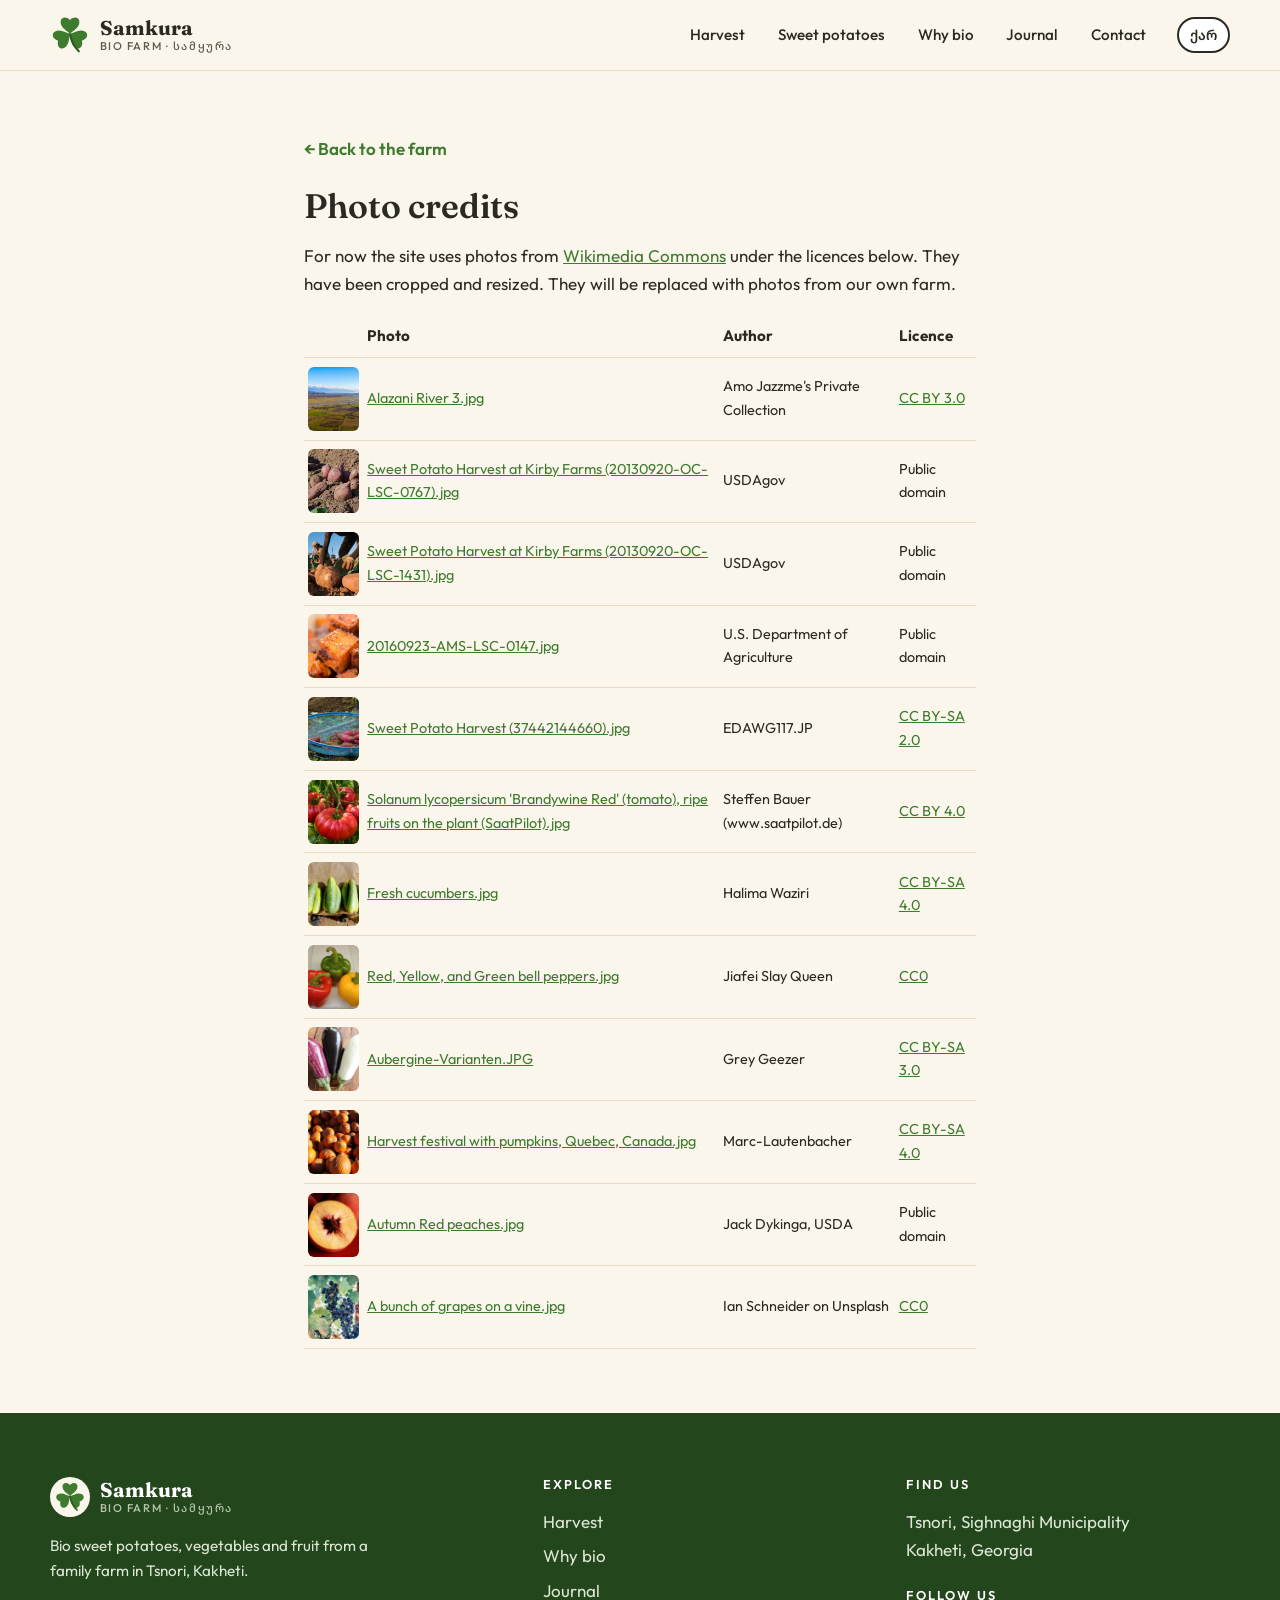
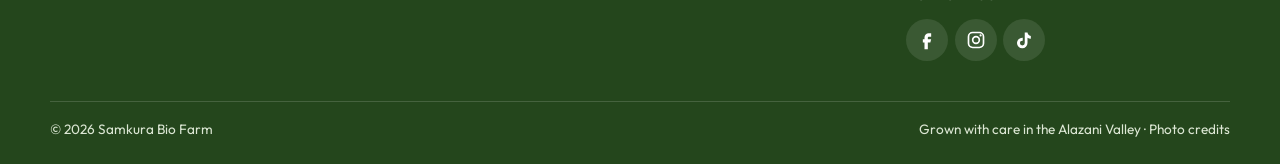
<file: credits.html>
<!doctype html>
<html lang="en">
<head>
  <meta charset="utf-8">
  <meta name="viewport" content="width=device-width, initial-scale=1">
  <title>Photo credits — Samkura Bio Farm</title>
  <meta name="description" content="Credits and licences for the photos used on the Samkura Bio Farm website.">
  <meta property="og:title" content="Photo credits — Samkura Bio Farm">
  <meta property="og:description" content="Credits and licences for the photos used on the Samkura Bio Farm website.">
  <meta property="og:image" content="images/photos/sweet-potatoes.webp">
  <meta property="og:type" content="website">
  <meta property="og:locale" content="en_US">
  <link rel="alternate" hreflang="ka" href="ka/index.html">
  <link rel="icon" href="images/logo.svg" type="image/svg+xml">
  <link rel="preconnect" href="https://fonts.googleapis.com">
  <link rel="preconnect" href="https://fonts.gstatic.com" crossorigin>
  <link href="https://fonts.googleapis.com/css2?family=Fraunces:ital,opsz,wght@0,9..144,600;0,9..144,700;1,9..144,600&amp;family=Outfit:wght@400;500;600;800&amp;family=Noto+Sans+Georgian:wght@400;500;600;800&amp;family=Noto+Serif+Georgian:wght@600;700&amp;display=swap" rel="stylesheet">
  <link rel="stylesheet" href="css/style.css">
  <script>document.documentElement.classList.add('js');</script>
  <script src="js/main.js" defer></script>
</head>
<body>
  <a class="skip-link" href="#main">Skip to content</a>

  <!-- ===================== HEADER ===================== -->
  <header class="site-header">
    <div class="container header-inner">
      <a class="brand" href="index.html" aria-label="Samkura Bio Farm home">
        <img src="images/logo.svg" alt="" width="40" height="40">
        <span class="brand-name">Samkura<small>Bio Farm · სამყურა</small></span>
      </a>
      <nav class="site-nav" id="site-nav" aria-label="Main">
        <ul class="nav-list">
          <li><a href="index.html#harvest">Harvest</a></li>
          <li><a href="index.html#sweet-potatoes">Sweet potatoes</a></li>
          <li><a href="index.html#why-bio">Why bio</a></li>
          <li><a href="index.html#journal">Journal</a></li>
          <li><a href="index.html#contact">Contact</a></li>
        </ul>
      </nav>
      <a class="lang-switch" href="ka/index.html" hreflang="ka" lang="ka" aria-label="ქართული ვერსია">ქარ</a>
      <button class="nav-toggle" aria-expanded="false" aria-controls="site-nav" aria-label="Open menu" data-label-open="Open menu" data-label-close="Close menu"><span></span></button>
    </div>
  </header>
  <main id="main" class="container prose credits">
    <a class="back-link" href="index.html">← Back to the farm</a>
    <h1>Photo credits</h1>
    <p>For now the site uses photos from <a href="https://commons.wikimedia.org" target="_blank" rel="noopener">Wikimedia Commons</a> under the licences below. They have been cropped and resized. They will be replaced with photos from our own farm.</p>
    <table class="nutri-table credits-table">
      <thead><tr><th></th><th>Photo</th><th>Author</th><th>Licence</th></tr></thead>
      <tbody>
          <tr><td><img src="images/photos/hero-alazani.webp" alt="" width="120" height="80" loading="lazy"></td><td><a href="https://commons.wikimedia.org/wiki/File:Alazani_River_3.jpg" target="_blank" rel="noopener">Alazani River 3.jpg</a></td><td>Amo Jazzme&#x27;s Private Collection</td><td><a href="https://creativecommons.org/licenses/by/3.0/" target="_blank" rel="noopener">CC BY 3.0</a></td></tr>
          <tr><td><img src="images/photos/sweet-potatoes.webp" alt="" width="120" height="80" loading="lazy"></td><td><a href="https://commons.wikimedia.org/wiki/File:Sweet_Potato_Harvest_at_Kirby_Farms_(20130920-OC-LSC-0767).jpg" target="_blank" rel="noopener">Sweet Potato Harvest at Kirby Farms (20130920-OC-LSC-0767).jpg</a></td><td>USDAgov</td><td>Public domain</td></tr>
          <tr><td><img src="images/photos/sweet-potato-harvest.webp" alt="" width="120" height="80" loading="lazy"></td><td><a href="https://commons.wikimedia.org/wiki/File:Sweet_Potato_Harvest_at_Kirby_Farms_(20130920-OC-LSC-1431).jpg" target="_blank" rel="noopener">Sweet Potato Harvest at Kirby Farms (20130920-OC-LSC-1431).jpg</a></td><td>USDAgov</td><td>Public domain</td></tr>
          <tr><td><img src="images/photos/sweet-potato-roasted.webp" alt="" width="120" height="80" loading="lazy"></td><td><a href="https://commons.wikimedia.org/wiki/File:20160923-AMS-LSC-0147.jpg" target="_blank" rel="noopener">20160923-AMS-LSC-0147.jpg</a></td><td>U.S. Department of Agriculture</td><td>Public domain</td></tr>
          <tr><td><img src="images/photos/sweet-potato-basket.webp" alt="" width="120" height="80" loading="lazy"></td><td><a href="https://commons.wikimedia.org/wiki/File:Sweet_Potato_Harvest_(37442144660).jpg" target="_blank" rel="noopener">Sweet Potato Harvest (37442144660).jpg</a></td><td>EDAWG117.JP</td><td><a href="https://creativecommons.org/licenses/by-sa/2.0/" target="_blank" rel="noopener">CC BY-SA 2.0</a></td></tr>
          <tr><td><img src="images/photos/tomatoes.webp" alt="" width="120" height="80" loading="lazy"></td><td><a href="https://commons.wikimedia.org/wiki/File:Solanum_lycopersicum_%27Brandywine_Red%27_(tomato),_ripe_fruits_on_the_plant_(SaatPilot).jpg" target="_blank" rel="noopener">Solanum lycopersicum &#x27;Brandywine Red&#x27; (tomato), ripe fruits on the plant (SaatPilot).jpg</a></td><td>Steffen Bauer (www.saatpilot.de)</td><td><a href="https://creativecommons.org/licenses/by/4.0/" target="_blank" rel="noopener">CC BY 4.0</a></td></tr>
          <tr><td><img src="images/photos/cucumbers.webp" alt="" width="120" height="80" loading="lazy"></td><td><a href="https://commons.wikimedia.org/wiki/File:Fresh_cucumbers.jpg" target="_blank" rel="noopener">Fresh cucumbers.jpg</a></td><td>Halima Waziri</td><td><a href="https://creativecommons.org/licenses/by-sa/4.0/" target="_blank" rel="noopener">CC BY-SA 4.0</a></td></tr>
          <tr><td><img src="images/photos/peppers.webp" alt="" width="120" height="80" loading="lazy"></td><td><a href="https://commons.wikimedia.org/wiki/File:Red,_Yellow,_and_Green_bell_peppers.jpg" target="_blank" rel="noopener">Red, Yellow, and Green bell peppers.jpg</a></td><td>Jiafei Slay Queen</td><td><a href="https://creativecommons.org/publicdomain/zero/1.0/" target="_blank" rel="noopener">CC0</a></td></tr>
          <tr><td><img src="images/photos/eggplants.webp" alt="" width="120" height="80" loading="lazy"></td><td><a href="https://commons.wikimedia.org/wiki/File:Aubergine-Varianten.JPG" target="_blank" rel="noopener">Aubergine-Varianten.JPG</a></td><td>Grey Geezer</td><td><a href="https://creativecommons.org/licenses/by-sa/3.0/" target="_blank" rel="noopener">CC BY-SA 3.0</a></td></tr>
          <tr><td><img src="images/photos/pumpkins.webp" alt="" width="120" height="80" loading="lazy"></td><td><a href="https://commons.wikimedia.org/wiki/File:Harvest_festival_with_pumpkins,_Quebec,_Canada.jpg" target="_blank" rel="noopener">Harvest festival with pumpkins, Quebec, Canada.jpg</a></td><td>Marc-Lautenbacher</td><td><a href="https://creativecommons.org/licenses/by-sa/4.0/" target="_blank" rel="noopener">CC BY-SA 4.0</a></td></tr>
          <tr><td><img src="images/photos/peaches.webp" alt="" width="120" height="80" loading="lazy"></td><td><a href="https://commons.wikimedia.org/wiki/File:Autumn_Red_peaches.jpg" target="_blank" rel="noopener">Autumn Red peaches.jpg</a></td><td>Jack Dykinga, USDA</td><td>Public domain</td></tr>
          <tr><td><img src="images/photos/grapes.webp" alt="" width="120" height="80" loading="lazy"></td><td><a href="https://commons.wikimedia.org/wiki/File:A_bunch_of_grapes_on_a_vine.jpg" target="_blank" rel="noopener">A bunch of grapes on a vine.jpg</a></td><td>Ian Schneider on Unsplash</td><td><a href="https://creativecommons.org/publicdomain/zero/1.0/" target="_blank" rel="noopener">CC0</a></td></tr>
      </tbody>
    </table>
  </main>

  <!-- ===================== FOOTER ===================== -->
  <footer class="site-footer">
    <div class="container footer-grid">
      <div class="footer-brand">
        <a class="brand" href="index.html">
          <img src="images/logo.svg" alt="" width="40" height="40" class="logo-chip">
          <span class="brand-name">Samkura<small>Bio Farm · სამყურა</small></span>
        </a>
        <p>Bio sweet potatoes, vegetables and fruit from a family farm in Tsnori, Kakheti.</p>
      </div>
      <div>
        <h4>Explore</h4>
        <ul>
          <li><a href="index.html#harvest">Harvest</a></li>
          <li><a href="index.html#why-bio">Why bio</a></li>
          <li><a href="index.html#journal">Journal</a></li>
        </ul>
      </div>
      <div>
        <h4>Find us</h4>
        <ul>
          <li>Tsnori, Sighnaghi Municipality<br>Kakheti, Georgia</li>
        </ul>
        <h4 class="follow-title">Follow us</h4>
        <ul class="social-links">
          <li><a href="https://www.facebook.com/share/1SsHEZdLjN/" target="_blank" rel="noopener" aria-label="Facebook"><svg class="icon" viewBox="0 0 24 24" aria-hidden="true"><path fill="currentColor" d="M14 8h3V4h-3c-2.8 0-5 2.2-5 5v2H7v4h2v8h4v-8h3l1-4h-4V9c0-.6.4-1 1-1z"/></svg></a></li>
          <li><a href="https://www.instagram.com/samkura_biofarm" target="_blank" rel="noopener" aria-label="Instagram"><svg class="icon" viewBox="0 0 24 24" aria-hidden="true"><rect x="3" y="3" width="18" height="18" rx="5" fill="none" stroke="currentColor" stroke-width="2"/><circle cx="12" cy="12" r="4" fill="none" stroke="currentColor" stroke-width="2"/><circle cx="17.5" cy="6.5" r="1.3" fill="currentColor"/></svg></a></li>
          <li><a href="https://www.tiktok.com/@samyura6" target="_blank" rel="noopener" aria-label="TikTok"><svg class="icon" viewBox="0 0 24 24" aria-hidden="true"><path fill="currentColor" d="M16.2 3c.3 2.3 1.7 3.9 4 4.2v3.3c-1.5 0-2.9-.5-4-1.2v6.4A6.3 6.3 0 1 1 9.9 9.4h.6v3.4H10a2.9 2.9 0 1 0 2.9 2.9V3h3.3z"/></svg></a></li>
        </ul>
      </div>
    </div>
    <div class="container footer-bottom">
      <span>© <span data-year>2026</span> Samkura Bio Farm</span>
      <span>Grown with care in the Alazani Valley · <a href="credits.html">Photo credits</a></span>
    </div>
  </footer>
</body>
</html>
</file>
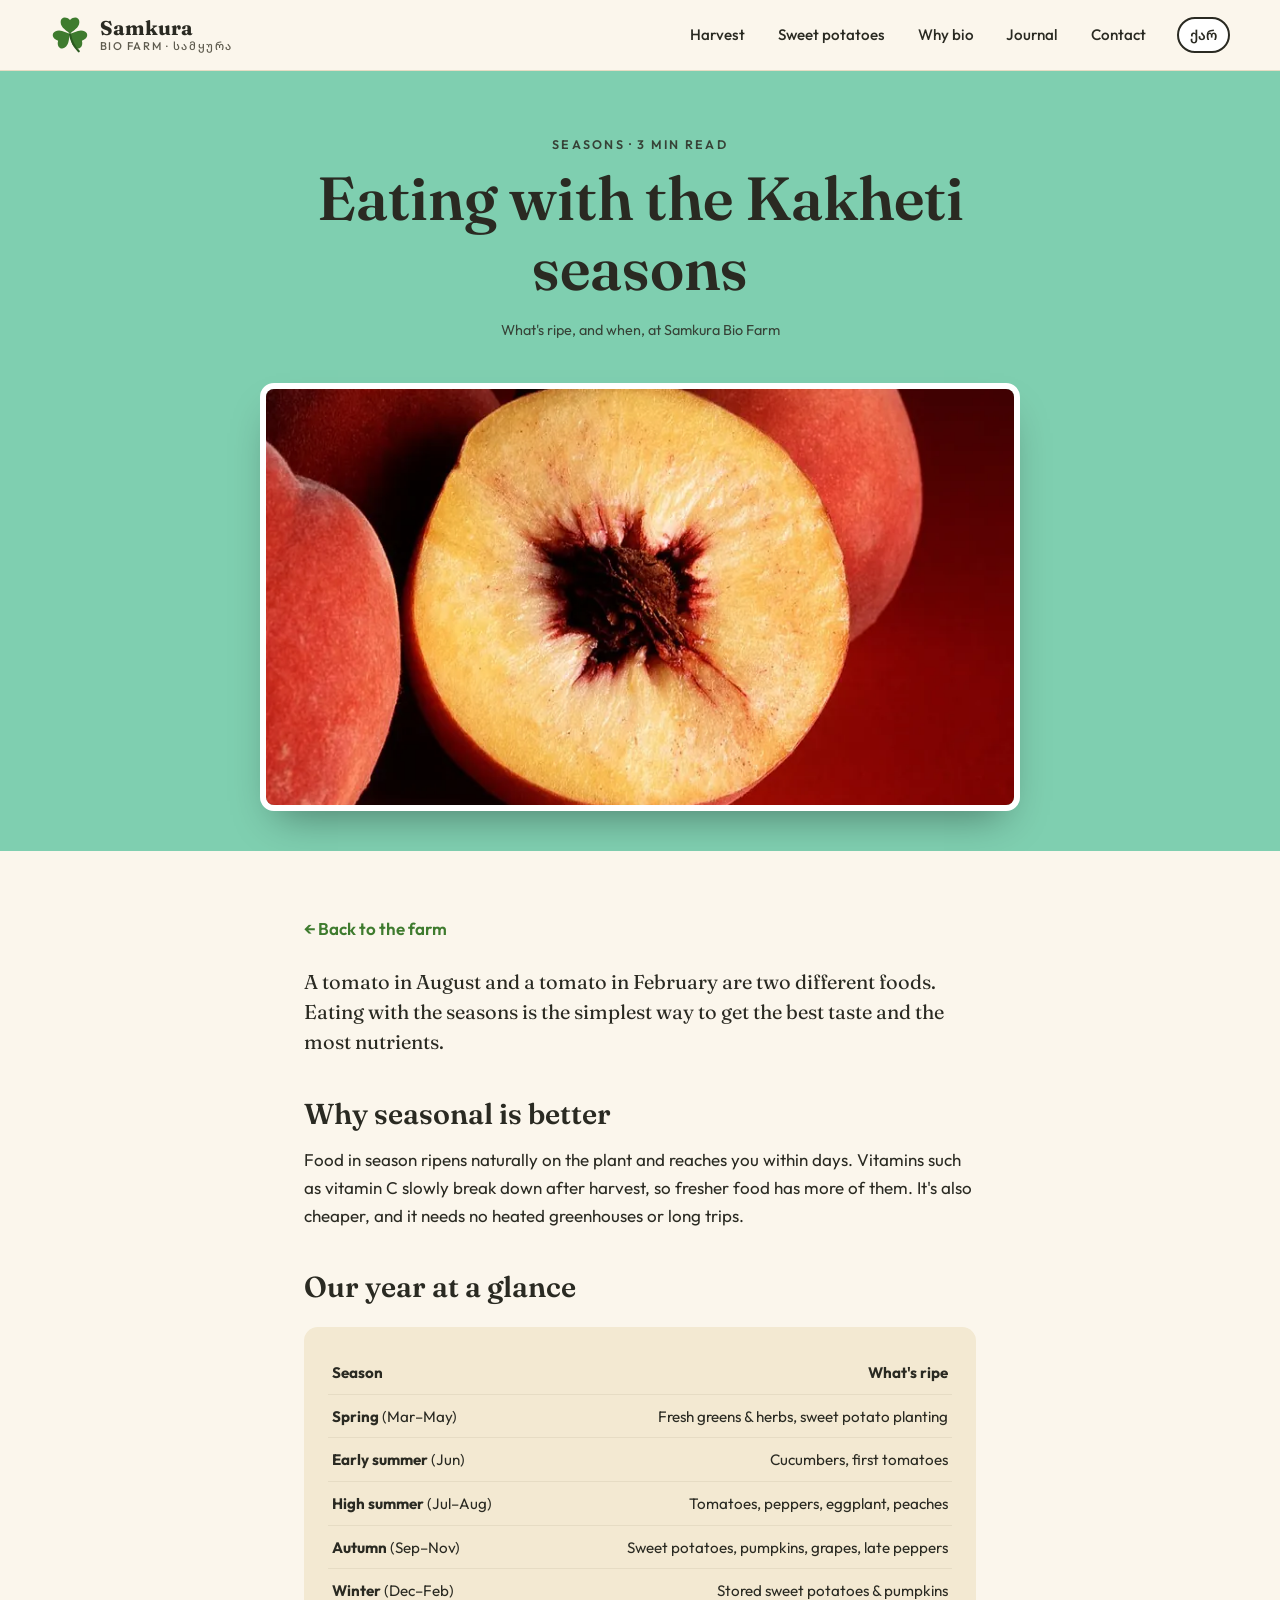
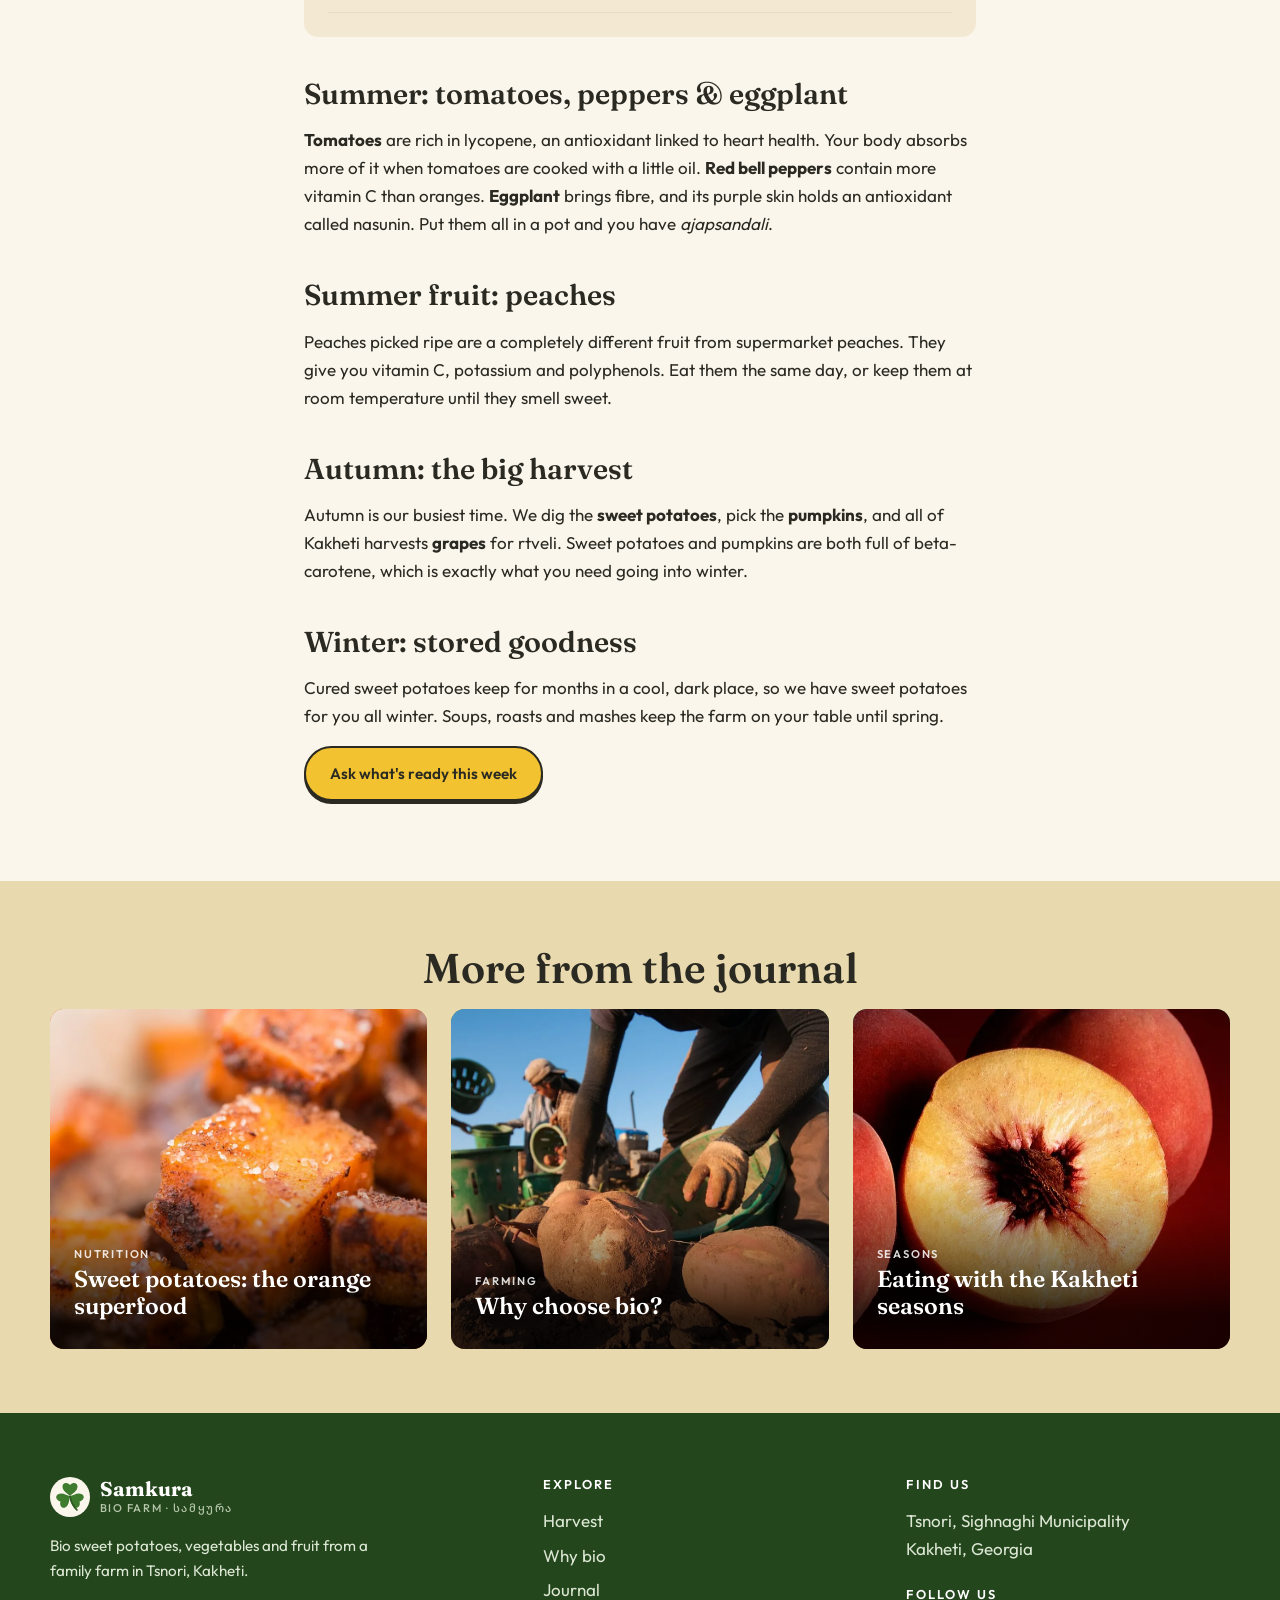
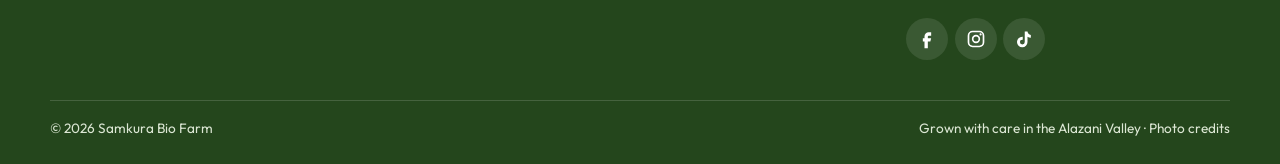
<file: articles/seasonal-eating.html>
<!doctype html>
<html lang="en">
<head>
  <meta charset="utf-8">
  <meta name="viewport" content="width=device-width, initial-scale=1">
  <title>Eating with the Kakheti seasons — Samkura Bio Farm</title>
  <meta name="description" content="A month-by-month guide to what's ripe on our farm in Tsnori, and why seasonal food tastes better.">
  <meta property="og:title" content="Eating with the Kakheti seasons — Samkura Bio Farm">
  <meta property="og:description" content="A month-by-month guide to what's ripe on our farm in Tsnori, and why seasonal food tastes better.">
  <meta property="og:image" content="../images/photos/peaches.webp">
  <meta property="og:type" content="article">
  <meta property="og:locale" content="en_US">
  <link rel="alternate" hreflang="ka" href="../ka/articles/seasonal-eating.html">
  <link rel="icon" href="../images/logo.svg" type="image/svg+xml">
  <link rel="preconnect" href="https://fonts.googleapis.com">
  <link rel="preconnect" href="https://fonts.gstatic.com" crossorigin>
  <link href="https://fonts.googleapis.com/css2?family=Fraunces:ital,opsz,wght@0,9..144,600;0,9..144,700;1,9..144,600&amp;family=Outfit:wght@400;500;600;800&amp;family=Noto+Sans+Georgian:wght@400;500;600;800&amp;family=Noto+Serif+Georgian:wght@600;700&amp;display=swap" rel="stylesheet">
  <link rel="stylesheet" href="../css/style.css">
  <script>document.documentElement.classList.add('js');</script>
  <script src="../js/main.js" defer></script>
</head>
<body>
  <a class="skip-link" href="#main">Skip to content</a>

  <!-- ===================== HEADER ===================== -->
  <header class="site-header">
    <div class="container header-inner">
      <a class="brand" href="../index.html" aria-label="Samkura Bio Farm home">
        <img src="../images/logo.svg" alt="" width="40" height="40">
        <span class="brand-name">Samkura<small>Bio Farm · სამყურა</small></span>
      </a>
      <nav class="site-nav" id="site-nav" aria-label="Main">
        <ul class="nav-list">
          <li><a href="../index.html#harvest">Harvest</a></li>
          <li><a href="../index.html#sweet-potatoes">Sweet potatoes</a></li>
          <li><a href="../index.html#why-bio">Why bio</a></li>
          <li><a href="../index.html#journal">Journal</a></li>
          <li><a href="../index.html#contact">Contact</a></li>
        </ul>
      </nav>
      <a class="lang-switch" href="../ka/articles/seasonal-eating.html" hreflang="ka" lang="ka" aria-label="ქართული ვერსია">ქარ</a>
      <button class="nav-toggle" aria-expanded="false" aria-controls="site-nav" aria-label="Open menu" data-label-open="Open menu" data-label-close="Close menu"><span></span></button>
    </div>
  </header>
  <main id="main">
    <header class="article-hero c-mint">
      <div class="container">
        <p class="eyebrow">Seasons · 3 min read</p>
        <h1>Eating with the Kakheti seasons</h1>
        <p class="meta">What's ripe, and when, at Samkura Bio Farm</p>
        <img src="../images/photos/peaches.webp" alt="Ripe summer peaches" width="800" height="600">
      </div>
    </header>
    <article class="container prose">
      <a class="back-link" href="../index.html#journal">← Back to the farm</a>
      <p class="lead">A tomato in August and a tomato in February are two different foods. Eating with the seasons is the simplest way to get the best taste and the most nutrients.</p>

      <h2>Why seasonal is better</h2>
      <p>Food in season ripens naturally on the plant and reaches you within days. Vitamins such as vitamin C slowly break down after harvest, so fresher food has more of them. It's also cheaper, and it needs no heated greenhouses or long trips.</p>

      <h2>Our year at a glance</h2>
      <!-- REPLACE: adjust months & crops to match the farm's real calendar -->
      <div class="fact-box">
        <table class="nutri-table">
          <thead><tr><th>Season</th><th>What's ripe</th></tr></thead>
          <tbody>
            <tr><td><strong>Spring</strong> (Mar–May)</td><td>Fresh greens & herbs, sweet potato planting</td></tr>
            <tr><td><strong>Early summer</strong> (Jun)</td><td>Cucumbers, first tomatoes</td></tr>
            <tr><td><strong>High summer</strong> (Jul–Aug)</td><td>Tomatoes, peppers, eggplant, peaches</td></tr>
            <tr><td><strong>Autumn</strong> (Sep–Nov)</td><td>Sweet potatoes, pumpkins, grapes, late peppers</td></tr>
            <tr><td><strong>Winter</strong> (Dec–Feb)</td><td>Stored sweet potatoes & pumpkins</td></tr>
          </tbody>
        </table>
      </div>

      <h2>Summer: tomatoes, peppers & eggplant</h2>
      <p><strong>Tomatoes</strong> are rich in lycopene, an antioxidant linked to heart health. Your body absorbs more of it when tomatoes are cooked with a little oil. <strong>Red bell peppers</strong> contain more vitamin C than oranges. <strong>Eggplant</strong> brings fibre, and its purple skin holds an antioxidant called nasunin. Put them all in a pot and you have <i>ajapsandali</i>.</p>

      <h2>Summer fruit: peaches</h2>
      <p>Peaches picked ripe are a completely different fruit from supermarket peaches. They give you vitamin C, potassium and polyphenols. Eat them the same day, or keep them at room temperature until they smell sweet.</p>

      <h2>Autumn: the big harvest</h2>
      <p>Autumn is our busiest time. We dig the <strong>sweet potatoes</strong>, pick the <strong>pumpkins</strong>, and all of Kakheti harvests <strong>grapes</strong> for rtveli. Sweet potatoes and pumpkins are both full of beta-carotene, which is exactly what you need going into winter.</p>

      <h2>Winter: stored goodness</h2>
      <p>Cured sweet potatoes keep for months in a cool, dark place, so we have sweet potatoes for you all winter. Soups, roasts and mashes keep the farm on your table until spring.</p>

      <p><a class="btn btn-primary" href="../index.html#contact">Ask what's ready this week</a></p>
    </article>
  </main>

  <section class="section journal" aria-labelledby="more-title">
    <div class="container">
      <h2 class="section-title" id="more-title">More from the journal</h2>
      <div class="article-grid">
        <a class="article-card c-orange" href="sweet-potato.html">
          <div class="art-bg"><img src="../images/photos/sweet-potato-roasted.webp" alt="" loading="lazy" width="1200" height="800"></div>
          <div class="art-text"><span class="tag">Nutrition</span><h3>Sweet potatoes: the orange superfood</h3></div>
        </a>
        <a class="article-card c-green" href="why-bio.html">
          <div class="art-bg"><img src="../images/photos/sweet-potato-harvest.webp" alt="" loading="lazy" width="1200" height="800"></div>
          <div class="art-text"><span class="tag">Farming</span><h3>Why choose bio?</h3></div>
        </a>
        <a class="article-card c-mint" href="seasonal-eating.html">
          <div class="art-bg"><img src="../images/photos/peaches.webp" alt="" loading="lazy" width="800" height="600"></div>
          <div class="art-text"><span class="tag">Seasons</span><h3>Eating with the Kakheti seasons</h3></div>
        </a>
      </div>
    </div>
  </section>

  <!-- ===================== FOOTER ===================== -->
  <footer class="site-footer">
    <div class="container footer-grid">
      <div class="footer-brand">
        <a class="brand" href="../index.html">
          <img src="../images/logo.svg" alt="" width="40" height="40" class="logo-chip">
          <span class="brand-name">Samkura<small>Bio Farm · სამყურა</small></span>
        </a>
        <p>Bio sweet potatoes, vegetables and fruit from a family farm in Tsnori, Kakheti.</p>
      </div>
      <div>
        <h4>Explore</h4>
        <ul>
          <li><a href="../index.html#harvest">Harvest</a></li>
          <li><a href="../index.html#why-bio">Why bio</a></li>
          <li><a href="../index.html#journal">Journal</a></li>
        </ul>
      </div>
      <div>
        <h4>Find us</h4>
        <ul>
          <li>Tsnori, Sighnaghi Municipality<br>Kakheti, Georgia</li>
        </ul>
        <h4 class="follow-title">Follow us</h4>
        <ul class="social-links">
          <li><a href="https://www.facebook.com/share/1SsHEZdLjN/" target="_blank" rel="noopener" aria-label="Facebook"><svg class="icon" viewBox="0 0 24 24" aria-hidden="true"><path fill="currentColor" d="M14 8h3V4h-3c-2.8 0-5 2.2-5 5v2H7v4h2v8h4v-8h3l1-4h-4V9c0-.6.4-1 1-1z"/></svg></a></li>
          <li><a href="https://www.instagram.com/samkura_biofarm" target="_blank" rel="noopener" aria-label="Instagram"><svg class="icon" viewBox="0 0 24 24" aria-hidden="true"><rect x="3" y="3" width="18" height="18" rx="5" fill="none" stroke="currentColor" stroke-width="2"/><circle cx="12" cy="12" r="4" fill="none" stroke="currentColor" stroke-width="2"/><circle cx="17.5" cy="6.5" r="1.3" fill="currentColor"/></svg></a></li>
          <li><a href="https://www.tiktok.com/@samyura6" target="_blank" rel="noopener" aria-label="TikTok"><svg class="icon" viewBox="0 0 24 24" aria-hidden="true"><path fill="currentColor" d="M16.2 3c.3 2.3 1.7 3.9 4 4.2v3.3c-1.5 0-2.9-.5-4-1.2v6.4A6.3 6.3 0 1 1 9.9 9.4h.6v3.4H10a2.9 2.9 0 1 0 2.9 2.9V3h3.3z"/></svg></a></li>
        </ul>
      </div>
    </div>
    <div class="container footer-bottom">
      <span>© <span data-year>2026</span> Samkura Bio Farm</span>
      <span>Grown with care in the Alazani Valley · <a href="../credits.html">Photo credits</a></span>
    </div>
  </footer>
</body>
</html>
</file>
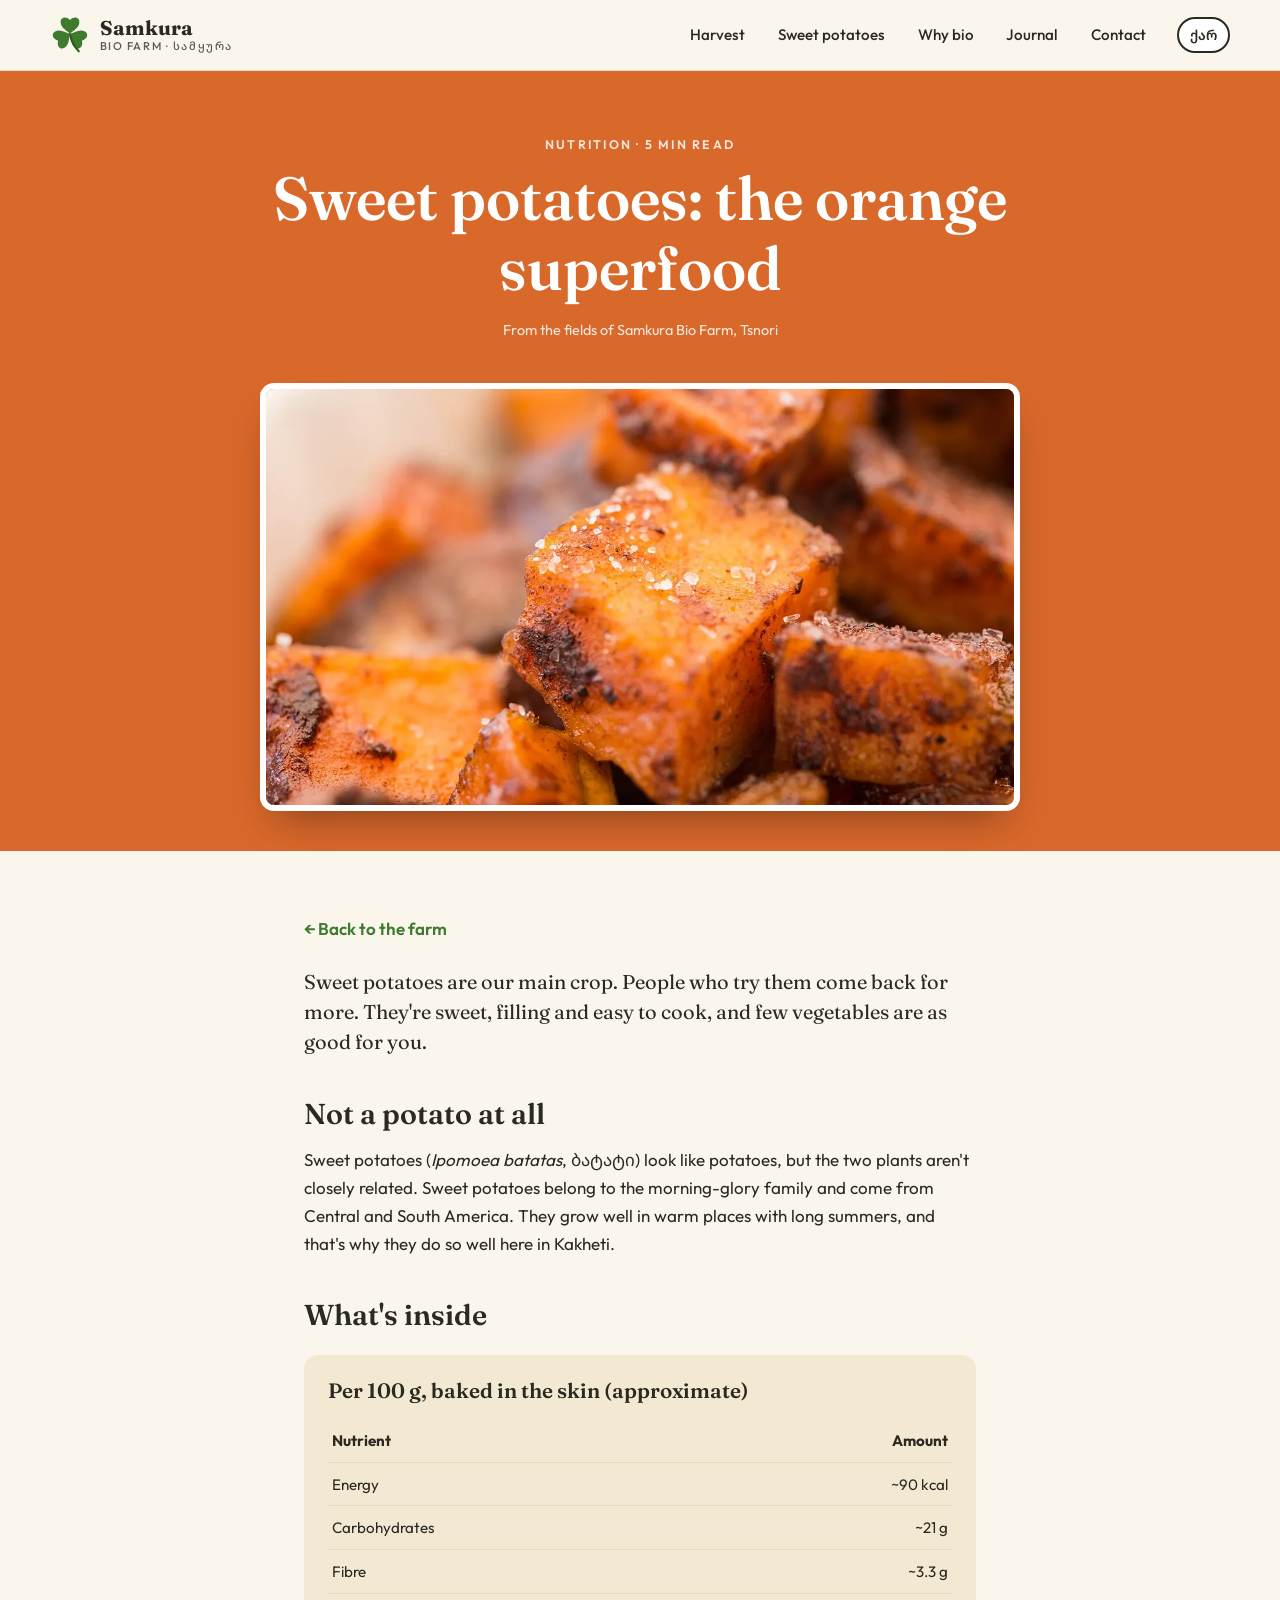
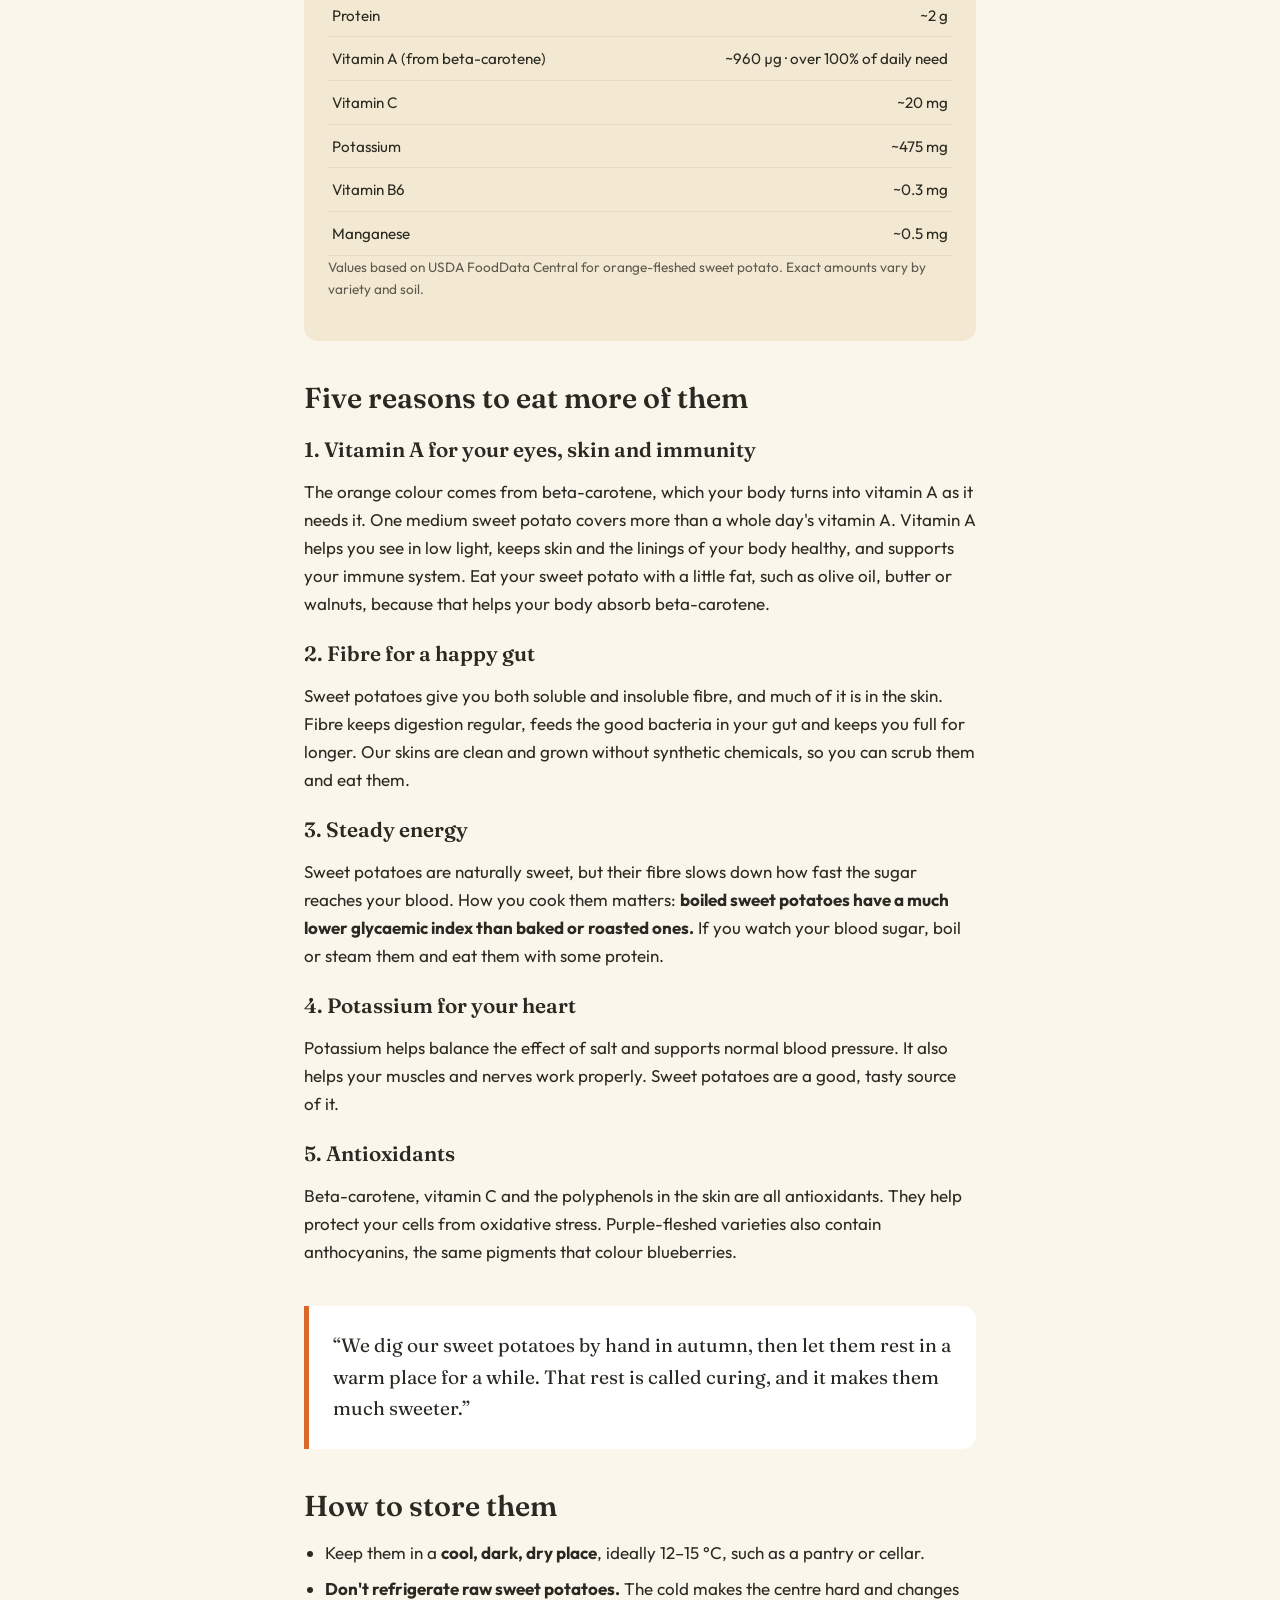
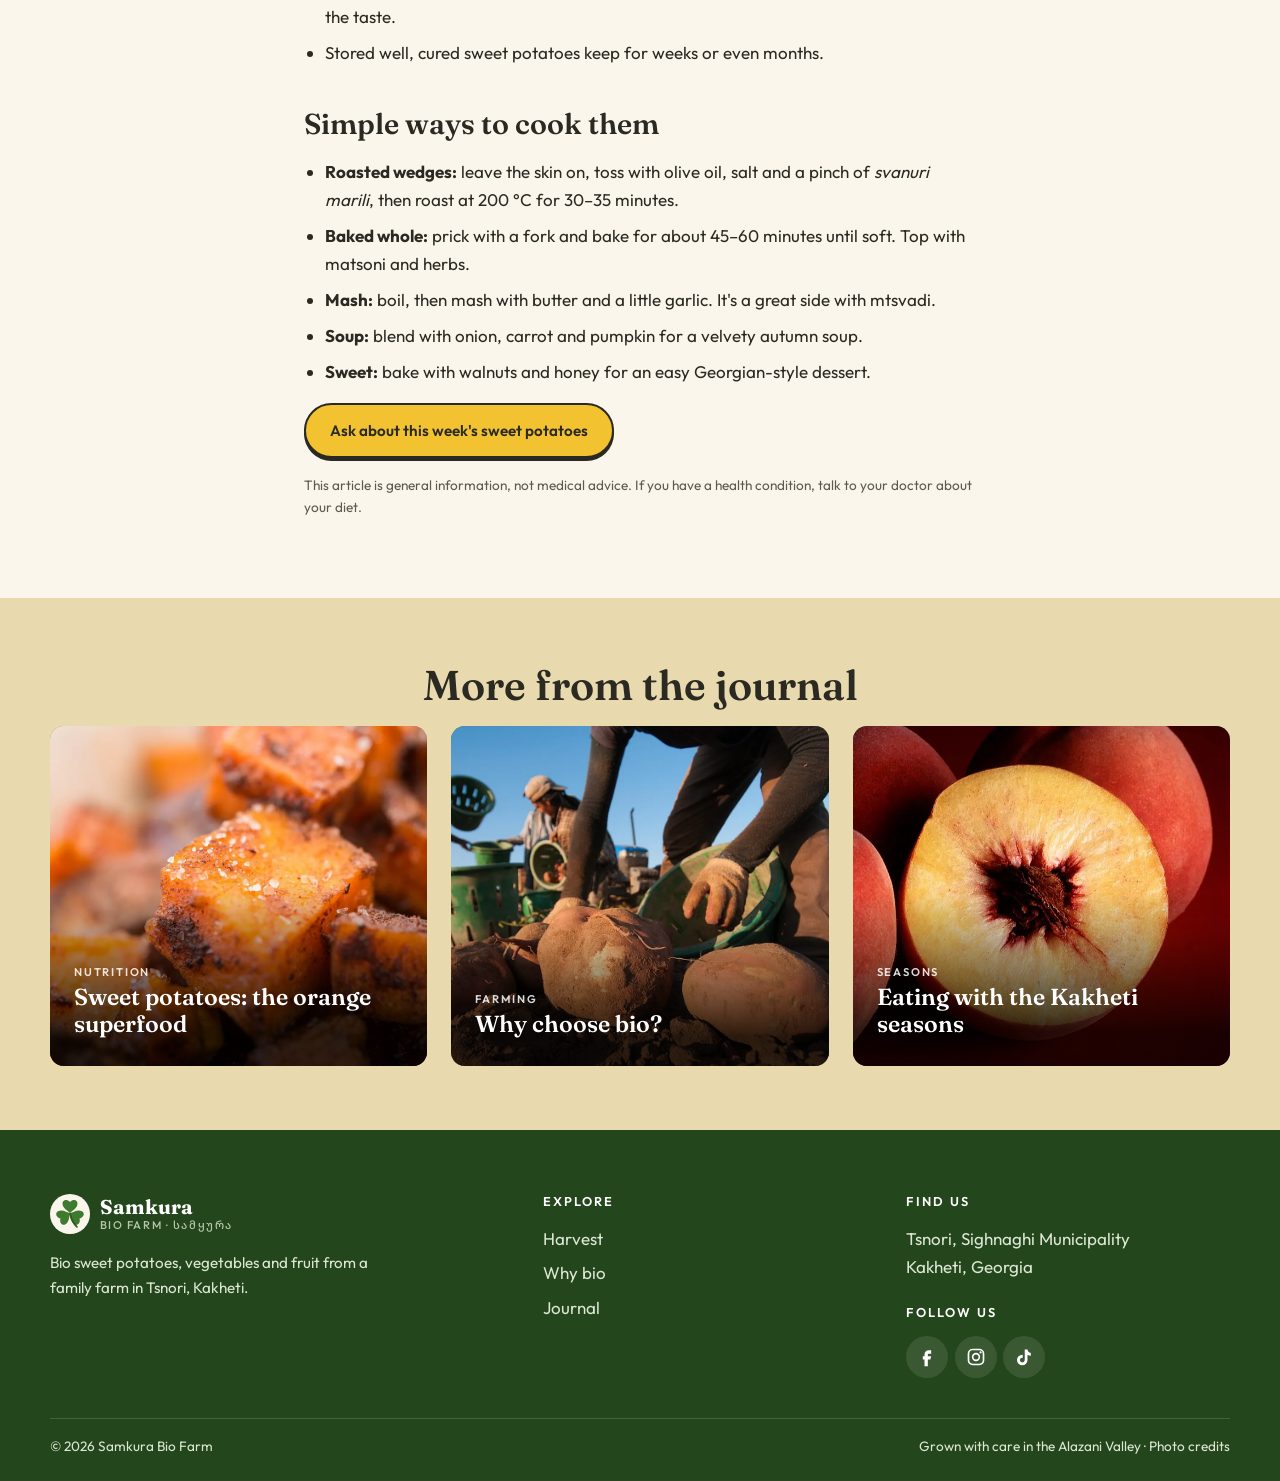
<file: articles/sweet-potato.html>
<!doctype html>
<html lang="en">
<head>
  <meta charset="utf-8">
  <meta name="viewport" content="width=device-width, initial-scale=1">
  <title>Sweet potatoes: the orange superfood — Samkura Bio Farm</title>
  <meta name="description" content="Why sweet potatoes are one of the healthiest vegetables you can eat, and how to cook them.">
  <meta property="og:title" content="Sweet potatoes: the orange superfood — Samkura Bio Farm">
  <meta property="og:description" content="Why sweet potatoes are one of the healthiest vegetables you can eat, and how to cook them.">
  <meta property="og:image" content="../images/photos/sweet-potato-roasted.webp">
  <meta property="og:type" content="article">
  <meta property="og:locale" content="en_US">
  <link rel="alternate" hreflang="ka" href="../ka/articles/sweet-potato.html">
  <link rel="icon" href="../images/logo.svg" type="image/svg+xml">
  <link rel="preconnect" href="https://fonts.googleapis.com">
  <link rel="preconnect" href="https://fonts.gstatic.com" crossorigin>
  <link href="https://fonts.googleapis.com/css2?family=Fraunces:ital,opsz,wght@0,9..144,600;0,9..144,700;1,9..144,600&amp;family=Outfit:wght@400;500;600;800&amp;family=Noto+Sans+Georgian:wght@400;500;600;800&amp;family=Noto+Serif+Georgian:wght@600;700&amp;display=swap" rel="stylesheet">
  <link rel="stylesheet" href="../css/style.css">
  <script>document.documentElement.classList.add('js');</script>
  <script src="../js/main.js" defer></script>
</head>
<body>
  <a class="skip-link" href="#main">Skip to content</a>

  <!-- ===================== HEADER ===================== -->
  <header class="site-header">
    <div class="container header-inner">
      <a class="brand" href="../index.html" aria-label="Samkura Bio Farm home">
        <img src="../images/logo.svg" alt="" width="40" height="40">
        <span class="brand-name">Samkura<small>Bio Farm · სამყურა</small></span>
      </a>
      <nav class="site-nav" id="site-nav" aria-label="Main">
        <ul class="nav-list">
          <li><a href="../index.html#harvest">Harvest</a></li>
          <li><a href="../index.html#sweet-potatoes">Sweet potatoes</a></li>
          <li><a href="../index.html#why-bio">Why bio</a></li>
          <li><a href="../index.html#journal">Journal</a></li>
          <li><a href="../index.html#contact">Contact</a></li>
        </ul>
      </nav>
      <a class="lang-switch" href="../ka/articles/sweet-potato.html" hreflang="ka" lang="ka" aria-label="ქართული ვერსია">ქარ</a>
      <button class="nav-toggle" aria-expanded="false" aria-controls="site-nav" aria-label="Open menu" data-label-open="Open menu" data-label-close="Close menu"><span></span></button>
    </div>
  </header>
  <main id="main">
    <header class="article-hero c-orange">
      <div class="container">
        <p class="eyebrow">Nutrition · 5 min read</p>
        <h1>Sweet potatoes: the orange superfood</h1>
        <p class="meta">From the fields of Samkura Bio Farm, Tsnori</p>
        <img src="../images/photos/sweet-potato-roasted.webp" alt="Roasted sweet potato cubes" width="1200" height="800">
      </div>
    </header>
    <article class="container prose">
      <a class="back-link" href="../index.html#journal">← Back to the farm</a>
      <p class="lead">Sweet potatoes are our main crop. People who try them come back for more. They're sweet, filling and easy to cook, and few vegetables are as good for you.</p>

      <h2>Not a potato at all</h2>
      <p>Sweet potatoes (<i>Ipomoea batatas</i>, ბატატი) look like potatoes, but the two plants aren't closely related. Sweet potatoes belong to the morning-glory family and come from Central and South America. They grow well in warm places with long summers, and that's why they do so well here in Kakheti.</p>

      <h2>What's inside</h2>
      <div class="fact-box">
        <h3>Per 100 g, baked in the skin (approximate)</h3>
        <table class="nutri-table">
          <thead><tr><th>Nutrient</th><th>Amount</th></tr></thead>
          <tbody>
            <tr><td>Energy</td><td>~90 kcal</td></tr>
            <tr><td>Carbohydrates</td><td>~21 g</td></tr>
            <tr><td>Fibre</td><td>~3.3 g</td></tr>
            <tr><td>Protein</td><td>~2 g</td></tr>
            <tr><td>Vitamin A (from beta-carotene)</td><td>~960 µg · over 100% of daily need</td></tr>
            <tr><td>Vitamin C</td><td>~20 mg</td></tr>
            <tr><td>Potassium</td><td>~475 mg</td></tr>
            <tr><td>Vitamin B6</td><td>~0.3 mg</td></tr>
            <tr><td>Manganese</td><td>~0.5 mg</td></tr>
          </tbody>
        </table>
        <p class="note">Values based on USDA FoodData Central for orange-fleshed sweet potato. Exact amounts vary by variety and soil.</p>
      </div>

      <h2>Five reasons to eat more of them</h2>
      <h3>1. Vitamin A for your eyes, skin and immunity</h3>
      <p>The orange colour comes from beta-carotene, which your body turns into vitamin A as it needs it. One medium sweet potato covers more than a whole day's vitamin A. Vitamin A helps you see in low light, keeps skin and the linings of your body healthy, and supports your immune system. Eat your sweet potato with a little fat, such as olive oil, butter or walnuts, because that helps your body absorb beta-carotene.</p>

      <h3>2. Fibre for a happy gut</h3>
      <p>Sweet potatoes give you both soluble and insoluble fibre, and much of it is in the skin. Fibre keeps digestion regular, feeds the good bacteria in your gut and keeps you full for longer. Our skins are clean and grown without synthetic chemicals, so you can scrub them and eat them.</p>

      <h3>3. Steady energy</h3>
      <p>Sweet potatoes are naturally sweet, but their fibre slows down how fast the sugar reaches your blood. How you cook them matters: <strong>boiled sweet potatoes have a much lower glycaemic index than baked or roasted ones.</strong> If you watch your blood sugar, boil or steam them and eat them with some protein.</p>

      <h3>4. Potassium for your heart</h3>
      <p>Potassium helps balance the effect of salt and supports normal blood pressure. It also helps your muscles and nerves work properly. Sweet potatoes are a good, tasty source of it.</p>

      <h3>5. Antioxidants</h3>
      <p>Beta-carotene, vitamin C and the polyphenols in the skin are all antioxidants. They help protect your cells from oxidative stress. Purple-fleshed varieties also contain anthocyanins, the same pigments that colour blueberries.</p>

      <blockquote>“We dig our sweet potatoes by hand in autumn, then let them rest in a warm place for a while. That rest is called curing, and it makes them much sweeter.”</blockquote>
      <!-- REPLACE: put a real quote from the farmer here -->

      <h2>How to store them</h2>
      <ul>
        <li>Keep them in a <strong>cool, dark, dry place</strong>, ideally 12–15 °C, such as a pantry or cellar.</li>
        <li><strong>Don't refrigerate raw sweet potatoes.</strong> The cold makes the centre hard and changes the taste.</li>
        <li>Stored well, cured sweet potatoes keep for weeks or even months.</li>
      </ul>

      <h2>Simple ways to cook them</h2>
      <ul>
        <li><strong>Roasted wedges:</strong> leave the skin on, toss with olive oil, salt and a pinch of <i>svanuri marili</i>, then roast at 200 °C for 30–35 minutes.</li>
        <li><strong>Baked whole:</strong> prick with a fork and bake for about 45–60 minutes until soft. Top with matsoni and herbs.</li>
        <li><strong>Mash:</strong> boil, then mash with butter and a little garlic. It's a great side with mtsvadi.</li>
        <li><strong>Soup:</strong> blend with onion, carrot and pumpkin for a velvety autumn soup.</li>
        <li><strong>Sweet:</strong> bake with walnuts and honey for an easy Georgian-style dessert.</li>
      </ul>

      <p><a class="btn btn-primary" href="../index.html#contact">Ask about this week's sweet potatoes</a></p>
      <p class="note">This article is general information, not medical advice. If you have a health condition, talk to your doctor about your diet.</p>
    </article>
  </main>

  <section class="section journal" aria-labelledby="more-title">
    <div class="container">
      <h2 class="section-title" id="more-title">More from the journal</h2>
      <div class="article-grid">
        <a class="article-card c-orange" href="sweet-potato.html">
          <div class="art-bg"><img src="../images/photos/sweet-potato-roasted.webp" alt="" loading="lazy" width="1200" height="800"></div>
          <div class="art-text"><span class="tag">Nutrition</span><h3>Sweet potatoes: the orange superfood</h3></div>
        </a>
        <a class="article-card c-green" href="why-bio.html">
          <div class="art-bg"><img src="../images/photos/sweet-potato-harvest.webp" alt="" loading="lazy" width="1200" height="800"></div>
          <div class="art-text"><span class="tag">Farming</span><h3>Why choose bio?</h3></div>
        </a>
        <a class="article-card c-mint" href="seasonal-eating.html">
          <div class="art-bg"><img src="../images/photos/peaches.webp" alt="" loading="lazy" width="800" height="600"></div>
          <div class="art-text"><span class="tag">Seasons</span><h3>Eating with the Kakheti seasons</h3></div>
        </a>
      </div>
    </div>
  </section>

  <!-- ===================== FOOTER ===================== -->
  <footer class="site-footer">
    <div class="container footer-grid">
      <div class="footer-brand">
        <a class="brand" href="../index.html">
          <img src="../images/logo.svg" alt="" width="40" height="40" class="logo-chip">
          <span class="brand-name">Samkura<small>Bio Farm · სამყურა</small></span>
        </a>
        <p>Bio sweet potatoes, vegetables and fruit from a family farm in Tsnori, Kakheti.</p>
      </div>
      <div>
        <h4>Explore</h4>
        <ul>
          <li><a href="../index.html#harvest">Harvest</a></li>
          <li><a href="../index.html#why-bio">Why bio</a></li>
          <li><a href="../index.html#journal">Journal</a></li>
        </ul>
      </div>
      <div>
        <h4>Find us</h4>
        <ul>
          <li>Tsnori, Sighnaghi Municipality<br>Kakheti, Georgia</li>
        </ul>
        <h4 class="follow-title">Follow us</h4>
        <ul class="social-links">
          <li><a href="https://www.facebook.com/share/1SsHEZdLjN/" target="_blank" rel="noopener" aria-label="Facebook"><svg class="icon" viewBox="0 0 24 24" aria-hidden="true"><path fill="currentColor" d="M14 8h3V4h-3c-2.8 0-5 2.2-5 5v2H7v4h2v8h4v-8h3l1-4h-4V9c0-.6.4-1 1-1z"/></svg></a></li>
          <li><a href="https://www.instagram.com/samkura_biofarm" target="_blank" rel="noopener" aria-label="Instagram"><svg class="icon" viewBox="0 0 24 24" aria-hidden="true"><rect x="3" y="3" width="18" height="18" rx="5" fill="none" stroke="currentColor" stroke-width="2"/><circle cx="12" cy="12" r="4" fill="none" stroke="currentColor" stroke-width="2"/><circle cx="17.5" cy="6.5" r="1.3" fill="currentColor"/></svg></a></li>
          <li><a href="https://www.tiktok.com/@samyura6" target="_blank" rel="noopener" aria-label="TikTok"><svg class="icon" viewBox="0 0 24 24" aria-hidden="true"><path fill="currentColor" d="M16.2 3c.3 2.3 1.7 3.9 4 4.2v3.3c-1.5 0-2.9-.5-4-1.2v6.4A6.3 6.3 0 1 1 9.9 9.4h.6v3.4H10a2.9 2.9 0 1 0 2.9 2.9V3h3.3z"/></svg></a></li>
        </ul>
      </div>
    </div>
    <div class="container footer-bottom">
      <span>© <span data-year>2026</span> Samkura Bio Farm</span>
      <span>Grown with care in the Alazani Valley · <a href="../credits.html">Photo credits</a></span>
    </div>
  </footer>
</body>
</html>
</file>
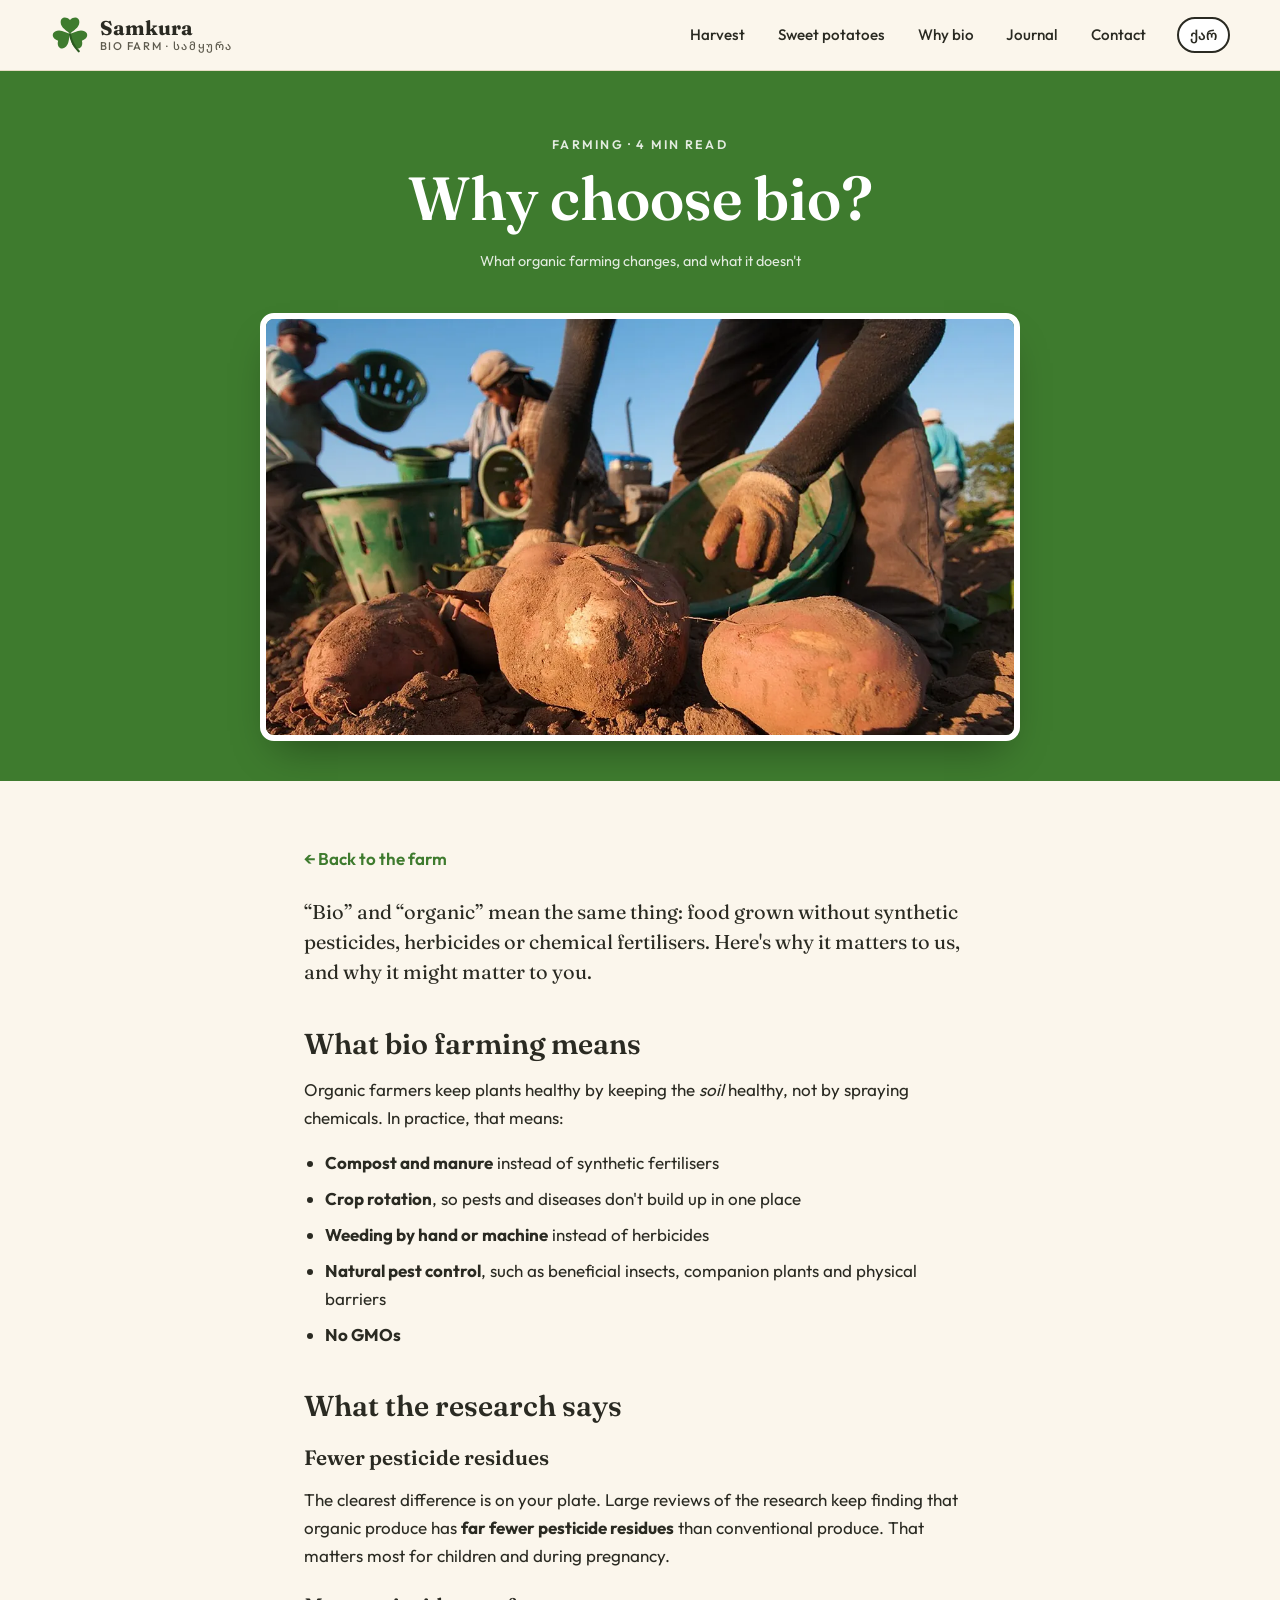
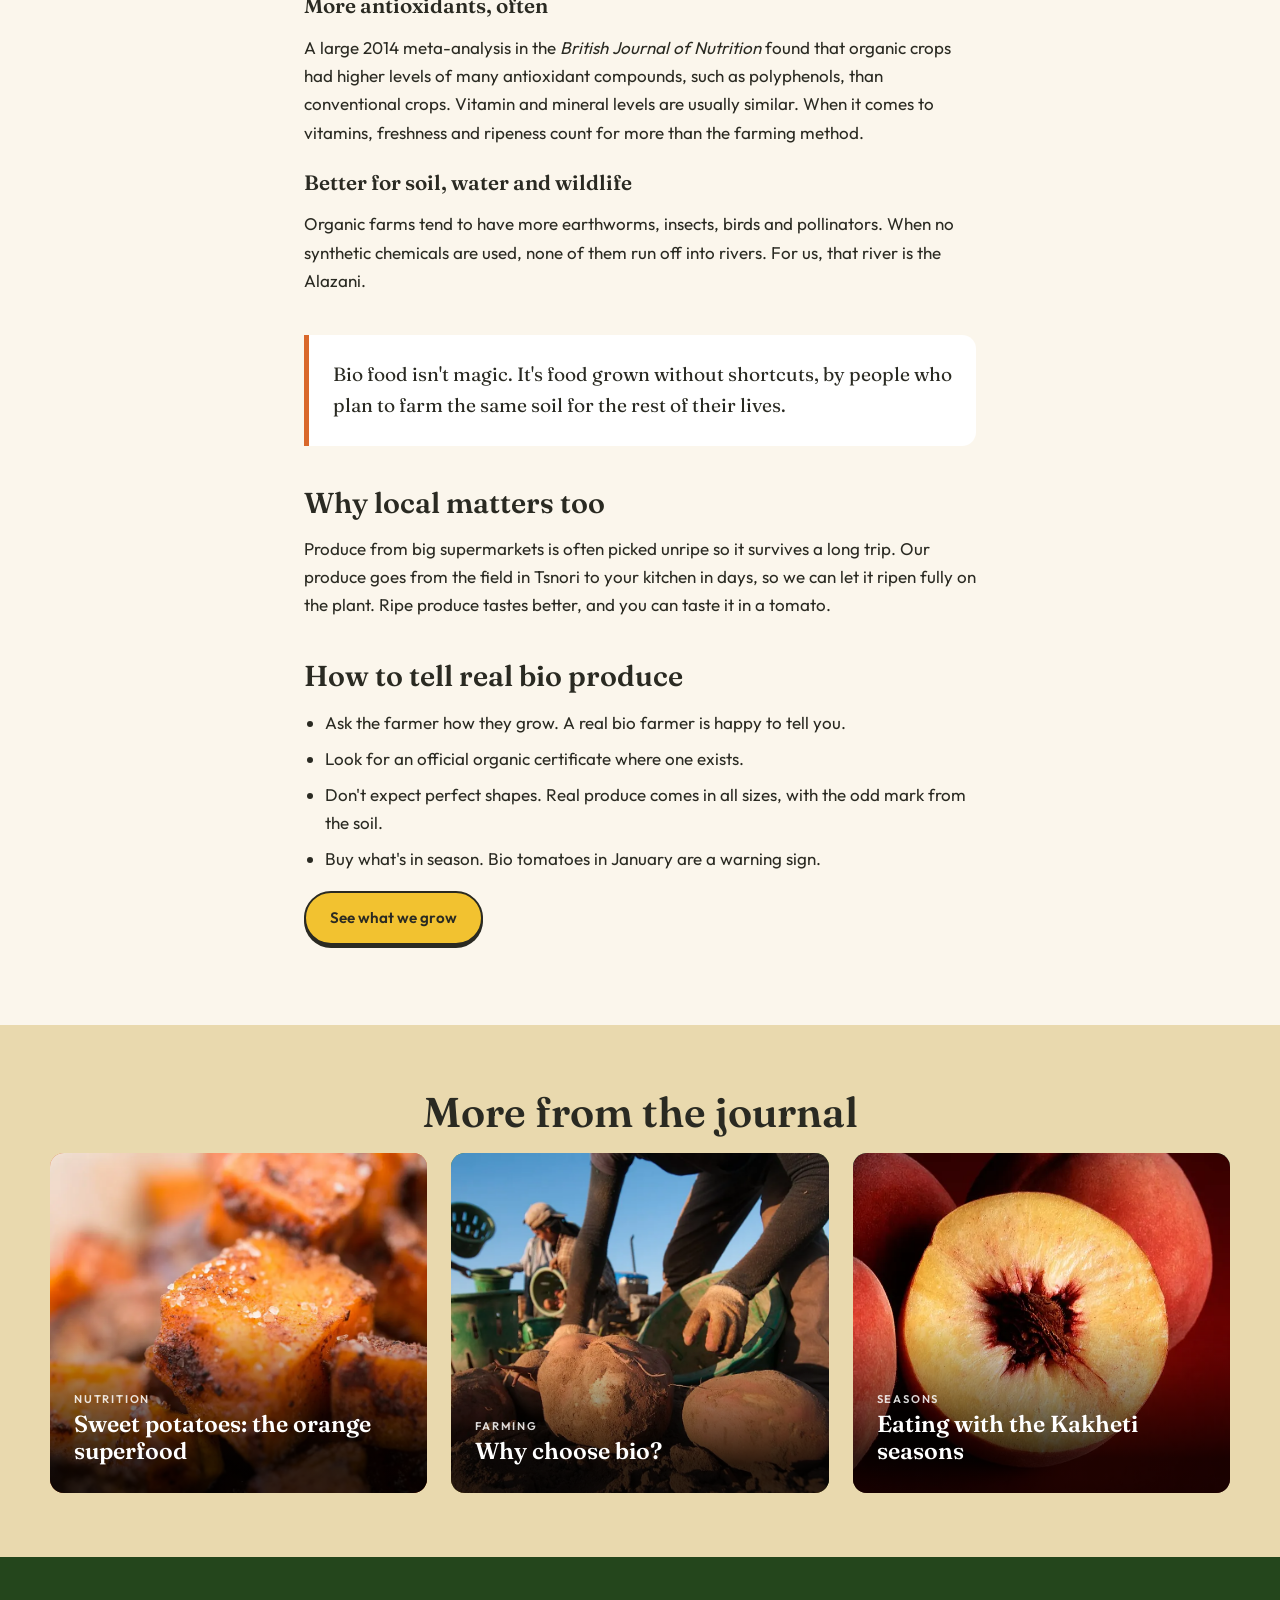
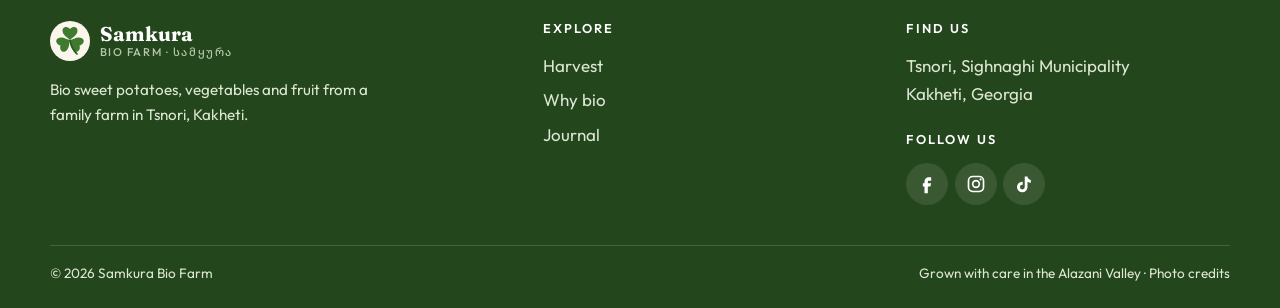
<file: articles/why-bio.html>
<!doctype html>
<html lang="en">
<head>
  <meta charset="utf-8">
  <meta name="viewport" content="width=device-width, initial-scale=1">
  <title>Why choose bio? — Samkura Bio Farm</title>
  <meta name="description" content="What organic farming means, what the science says about it, and how we farm at Samkura Bio Farm in Tsnori.">
  <meta property="og:title" content="Why choose bio? — Samkura Bio Farm">
  <meta property="og:description" content="What organic farming means, what the science says about it, and how we farm at Samkura Bio Farm in Tsnori.">
  <meta property="og:image" content="../images/photos/sweet-potato-harvest.webp">
  <meta property="og:type" content="article">
  <meta property="og:locale" content="en_US">
  <link rel="alternate" hreflang="ka" href="../ka/articles/why-bio.html">
  <link rel="icon" href="../images/logo.svg" type="image/svg+xml">
  <link rel="preconnect" href="https://fonts.googleapis.com">
  <link rel="preconnect" href="https://fonts.gstatic.com" crossorigin>
  <link href="https://fonts.googleapis.com/css2?family=Fraunces:ital,opsz,wght@0,9..144,600;0,9..144,700;1,9..144,600&amp;family=Outfit:wght@400;500;600;800&amp;family=Noto+Sans+Georgian:wght@400;500;600;800&amp;family=Noto+Serif+Georgian:wght@600;700&amp;display=swap" rel="stylesheet">
  <link rel="stylesheet" href="../css/style.css">
  <script>document.documentElement.classList.add('js');</script>
  <script src="../js/main.js" defer></script>
</head>
<body>
  <a class="skip-link" href="#main">Skip to content</a>

  <!-- ===================== HEADER ===================== -->
  <header class="site-header">
    <div class="container header-inner">
      <a class="brand" href="../index.html" aria-label="Samkura Bio Farm home">
        <img src="../images/logo.svg" alt="" width="40" height="40">
        <span class="brand-name">Samkura<small>Bio Farm · სამყურა</small></span>
      </a>
      <nav class="site-nav" id="site-nav" aria-label="Main">
        <ul class="nav-list">
          <li><a href="../index.html#harvest">Harvest</a></li>
          <li><a href="../index.html#sweet-potatoes">Sweet potatoes</a></li>
          <li><a href="../index.html#why-bio">Why bio</a></li>
          <li><a href="../index.html#journal">Journal</a></li>
          <li><a href="../index.html#contact">Contact</a></li>
        </ul>
      </nav>
      <a class="lang-switch" href="../ka/articles/why-bio.html" hreflang="ka" lang="ka" aria-label="ქართული ვერსია">ქარ</a>
      <button class="nav-toggle" aria-expanded="false" aria-controls="site-nav" aria-label="Open menu" data-label-open="Open menu" data-label-close="Close menu"><span></span></button>
    </div>
  </header>
  <main id="main">
    <header class="article-hero c-green">
      <div class="container">
        <p class="eyebrow">Farming · 4 min read</p>
        <h1>Why choose bio?</h1>
        <p class="meta">What organic farming changes, and what it doesn't</p>
        <img src="../images/photos/sweet-potato-harvest.webp" alt="Sweet potatoes being harvested by hand" width="1200" height="800">
      </div>
    </header>
    <article class="container prose">
      <a class="back-link" href="../index.html#journal">← Back to the farm</a>
      <p class="lead">“Bio” and “organic” mean the same thing: food grown without synthetic pesticides, herbicides or chemical fertilisers. Here's why it matters to us, and why it might matter to you.</p>

      <h2>What bio farming means</h2>
      <p>Organic farmers keep plants healthy by keeping the <em>soil</em> healthy, not by spraying chemicals. In practice, that means:</p>
      <ul>
        <li><strong>Compost and manure</strong> instead of synthetic fertilisers</li>
        <li><strong>Crop rotation</strong>, so pests and diseases don't build up in one place</li>
        <li><strong>Weeding by hand or machine</strong> instead of herbicides</li>
        <li><strong>Natural pest control</strong>, such as beneficial insects, companion plants and physical barriers</li>
        <li><strong>No GMOs</strong></li>
      </ul>
      <!-- REPLACE: adjust this list to match exactly what Samkura does, and mention any certification if the farm has one. -->

      <h2>What the research says</h2>
      <h3>Fewer pesticide residues</h3>
      <p>The clearest difference is on your plate. Large reviews of the research keep finding that organic produce has <strong>far fewer pesticide residues</strong> than conventional produce. That matters most for children and during pregnancy.</p>

      <h3>More antioxidants, often</h3>
      <p>A large 2014 meta-analysis in the <i>British Journal of Nutrition</i> found that organic crops had higher levels of many antioxidant compounds, such as polyphenols, than conventional crops. Vitamin and mineral levels are usually similar. When it comes to vitamins, freshness and ripeness count for more than the farming method.</p>

      <h3>Better for soil, water and wildlife</h3>
      <p>Organic farms tend to have more earthworms, insects, birds and pollinators. When no synthetic chemicals are used, none of them run off into rivers. For us, that river is the Alazani.</p>

      <blockquote>Bio food isn't magic. It's food grown without shortcuts, by people who plan to farm the same soil for the rest of their lives.</blockquote>

      <h2>Why local matters too</h2>
      <p>Produce from big supermarkets is often picked unripe so it survives a long trip. Our produce goes from the field in Tsnori to your kitchen in days, so we can let it ripen fully on the plant. Ripe produce tastes better, and you can taste it in a tomato.</p>

      <h2>How to tell real bio produce</h2>
      <ul>
        <li>Ask the farmer how they grow. A real bio farmer is happy to tell you.</li>
        <li>Look for an official organic certificate where one exists.</li>
        <li>Don't expect perfect shapes. Real produce comes in all sizes, with the odd mark from the soil.</li>
        <li>Buy what's in season. Bio tomatoes in January are a warning sign.</li>
      </ul>

      <p><a class="btn btn-primary" href="../index.html#harvest">See what we grow</a></p>
    </article>
  </main>

  <section class="section journal" aria-labelledby="more-title">
    <div class="container">
      <h2 class="section-title" id="more-title">More from the journal</h2>
      <div class="article-grid">
        <a class="article-card c-orange" href="sweet-potato.html">
          <div class="art-bg"><img src="../images/photos/sweet-potato-roasted.webp" alt="" loading="lazy" width="1200" height="800"></div>
          <div class="art-text"><span class="tag">Nutrition</span><h3>Sweet potatoes: the orange superfood</h3></div>
        </a>
        <a class="article-card c-green" href="why-bio.html">
          <div class="art-bg"><img src="../images/photos/sweet-potato-harvest.webp" alt="" loading="lazy" width="1200" height="800"></div>
          <div class="art-text"><span class="tag">Farming</span><h3>Why choose bio?</h3></div>
        </a>
        <a class="article-card c-mint" href="seasonal-eating.html">
          <div class="art-bg"><img src="../images/photos/peaches.webp" alt="" loading="lazy" width="800" height="600"></div>
          <div class="art-text"><span class="tag">Seasons</span><h3>Eating with the Kakheti seasons</h3></div>
        </a>
      </div>
    </div>
  </section>

  <!-- ===================== FOOTER ===================== -->
  <footer class="site-footer">
    <div class="container footer-grid">
      <div class="footer-brand">
        <a class="brand" href="../index.html">
          <img src="../images/logo.svg" alt="" width="40" height="40" class="logo-chip">
          <span class="brand-name">Samkura<small>Bio Farm · სამყურა</small></span>
        </a>
        <p>Bio sweet potatoes, vegetables and fruit from a family farm in Tsnori, Kakheti.</p>
      </div>
      <div>
        <h4>Explore</h4>
        <ul>
          <li><a href="../index.html#harvest">Harvest</a></li>
          <li><a href="../index.html#why-bio">Why bio</a></li>
          <li><a href="../index.html#journal">Journal</a></li>
        </ul>
      </div>
      <div>
        <h4>Find us</h4>
        <ul>
          <li>Tsnori, Sighnaghi Municipality<br>Kakheti, Georgia</li>
        </ul>
        <h4 class="follow-title">Follow us</h4>
        <ul class="social-links">
          <li><a href="https://www.facebook.com/share/1SsHEZdLjN/" target="_blank" rel="noopener" aria-label="Facebook"><svg class="icon" viewBox="0 0 24 24" aria-hidden="true"><path fill="currentColor" d="M14 8h3V4h-3c-2.8 0-5 2.2-5 5v2H7v4h2v8h4v-8h3l1-4h-4V9c0-.6.4-1 1-1z"/></svg></a></li>
          <li><a href="https://www.instagram.com/samkura_biofarm" target="_blank" rel="noopener" aria-label="Instagram"><svg class="icon" viewBox="0 0 24 24" aria-hidden="true"><rect x="3" y="3" width="18" height="18" rx="5" fill="none" stroke="currentColor" stroke-width="2"/><circle cx="12" cy="12" r="4" fill="none" stroke="currentColor" stroke-width="2"/><circle cx="17.5" cy="6.5" r="1.3" fill="currentColor"/></svg></a></li>
          <li><a href="https://www.tiktok.com/@samyura6" target="_blank" rel="noopener" aria-label="TikTok"><svg class="icon" viewBox="0 0 24 24" aria-hidden="true"><path fill="currentColor" d="M16.2 3c.3 2.3 1.7 3.9 4 4.2v3.3c-1.5 0-2.9-.5-4-1.2v6.4A6.3 6.3 0 1 1 9.9 9.4h.6v3.4H10a2.9 2.9 0 1 0 2.9 2.9V3h3.3z"/></svg></a></li>
        </ul>
      </div>
    </div>
    <div class="container footer-bottom">
      <span>© <span data-year>2026</span> Samkura Bio Farm</span>
      <span>Grown with care in the Alazani Valley · <a href="../credits.html">Photo credits</a></span>
    </div>
  </footer>
</body>
</html>
</file>
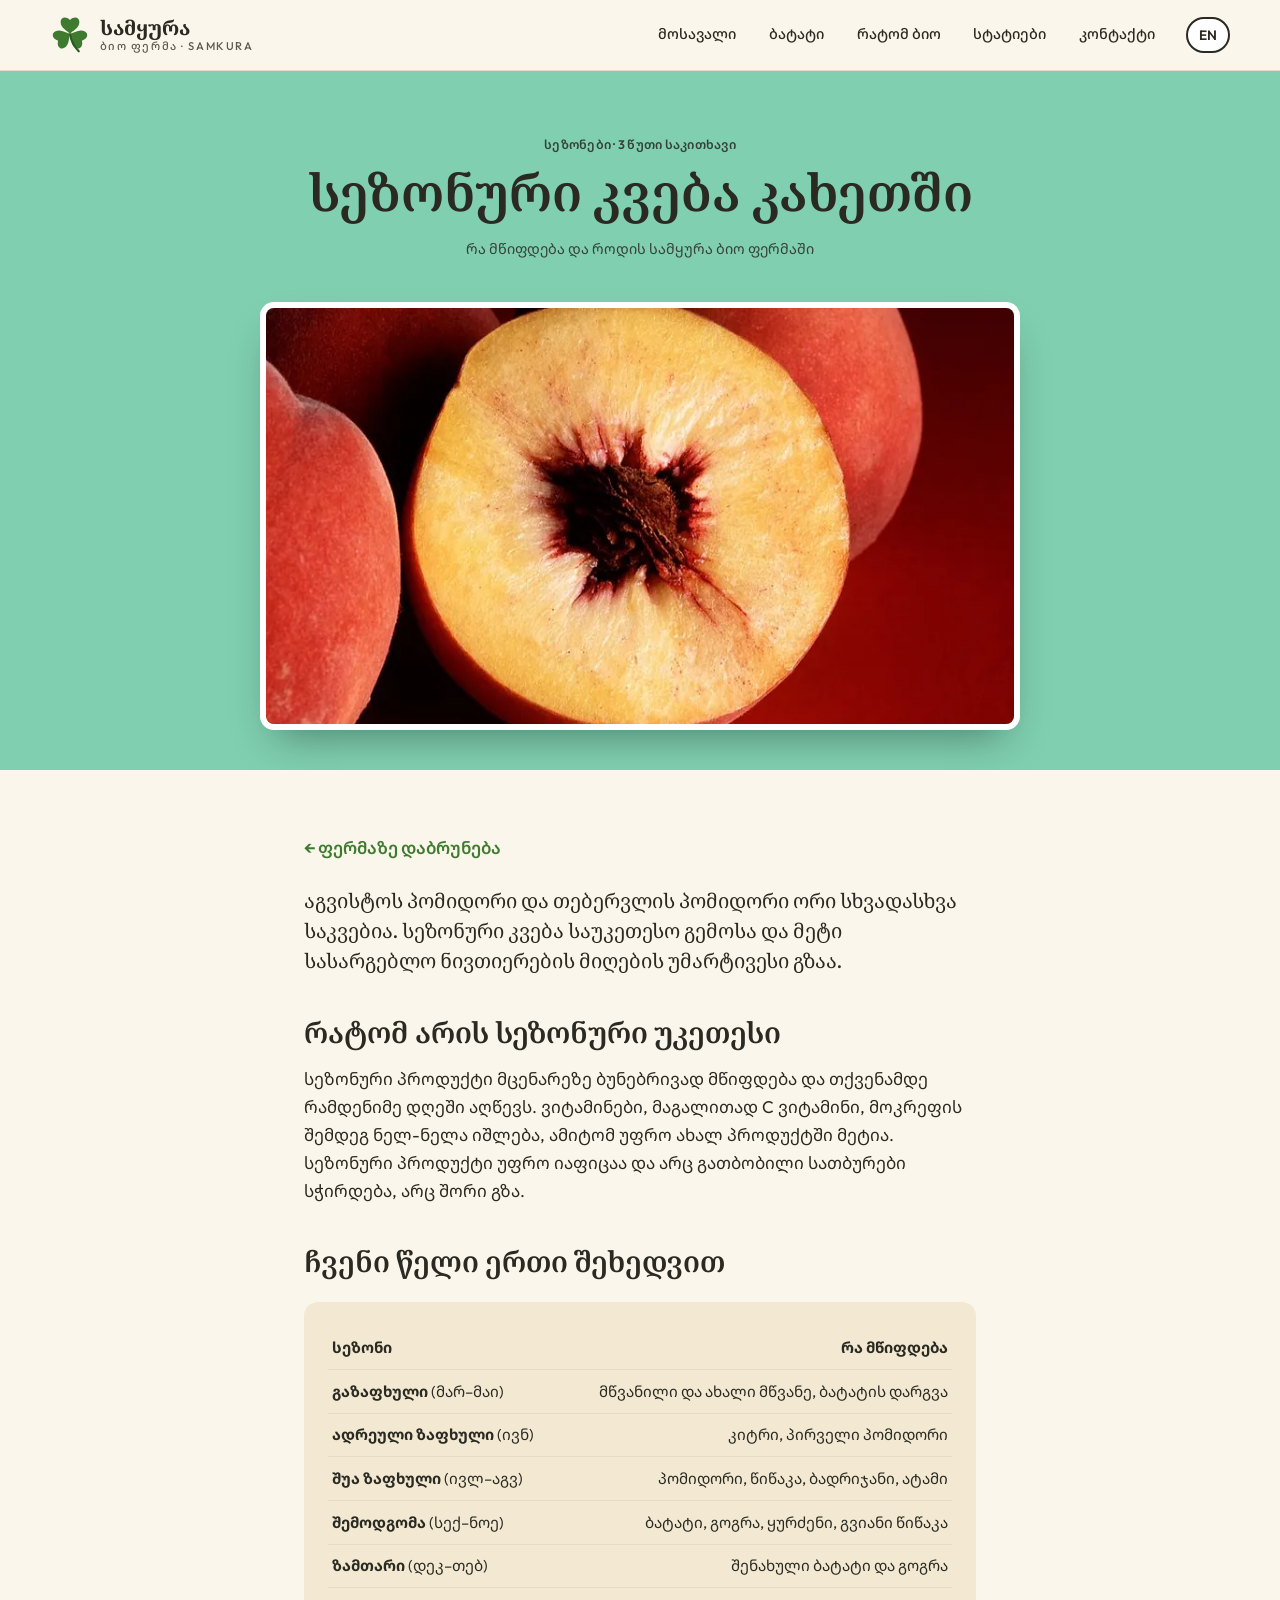
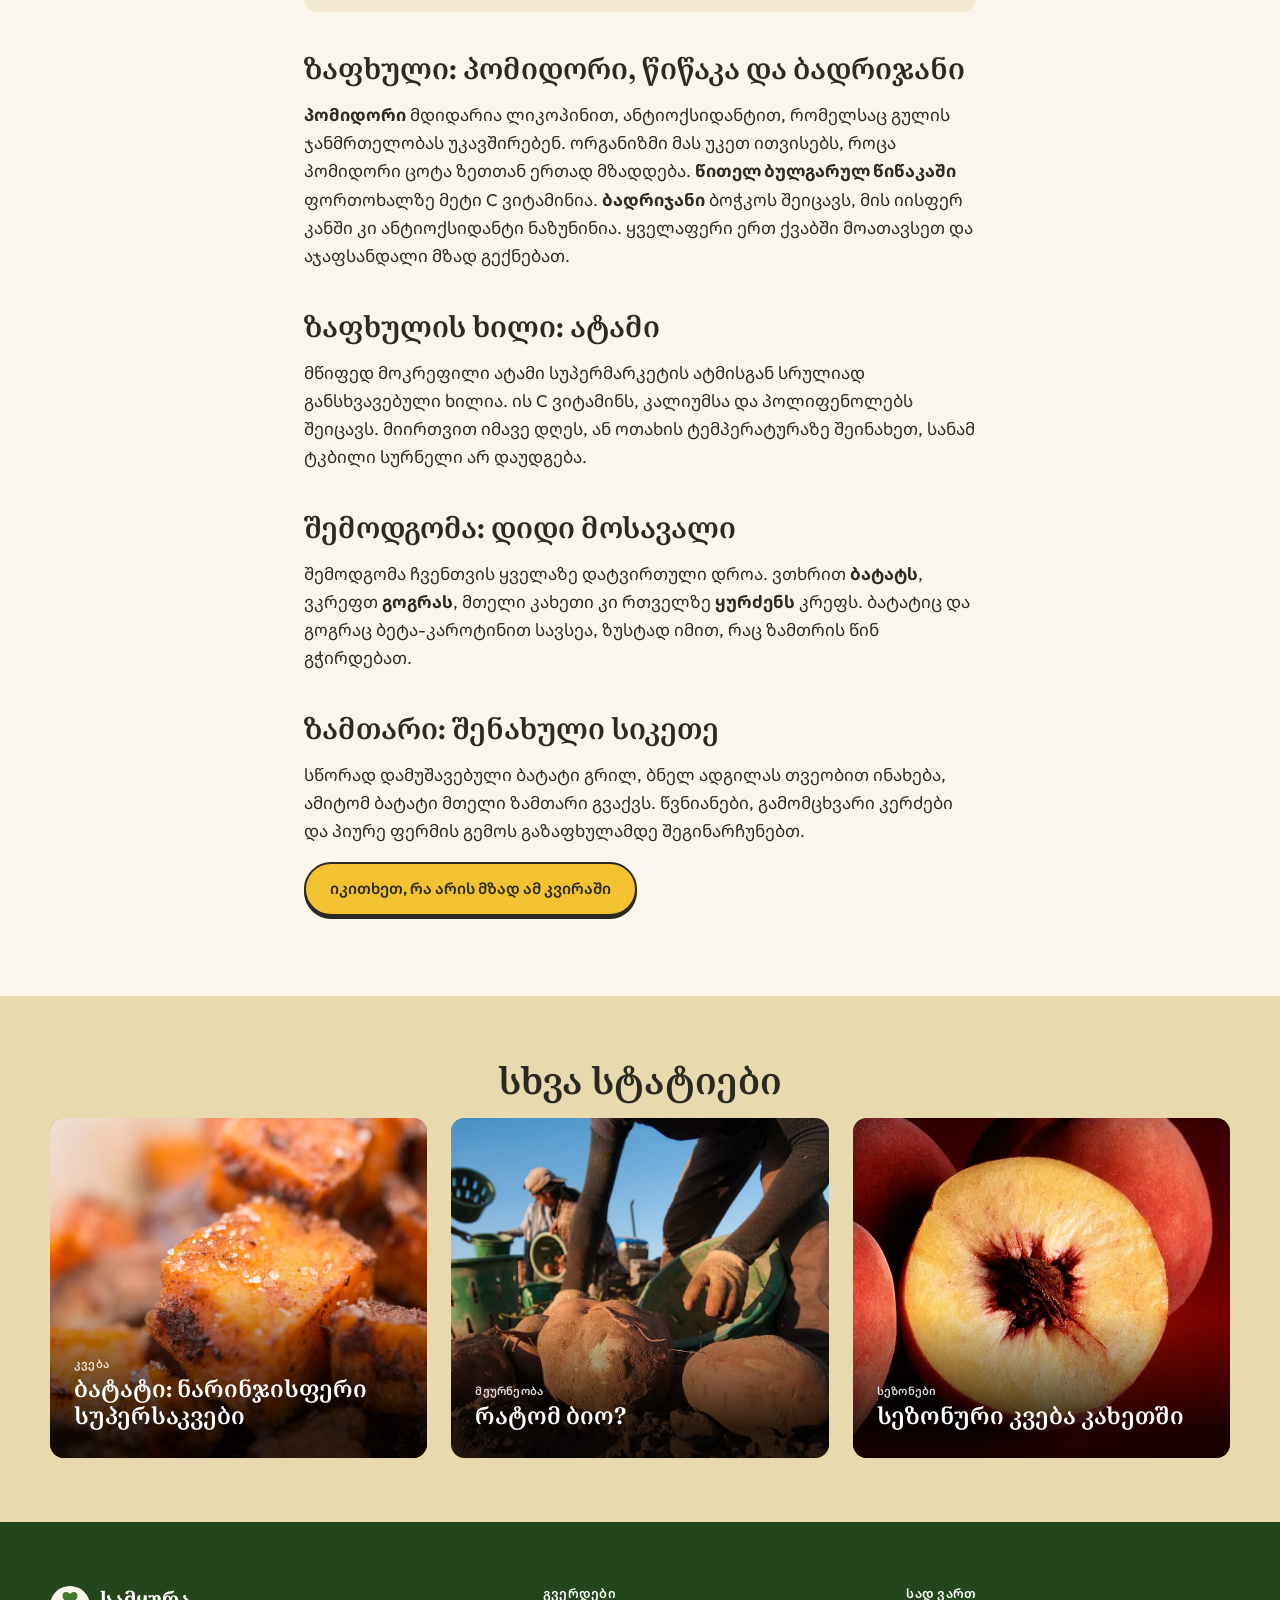
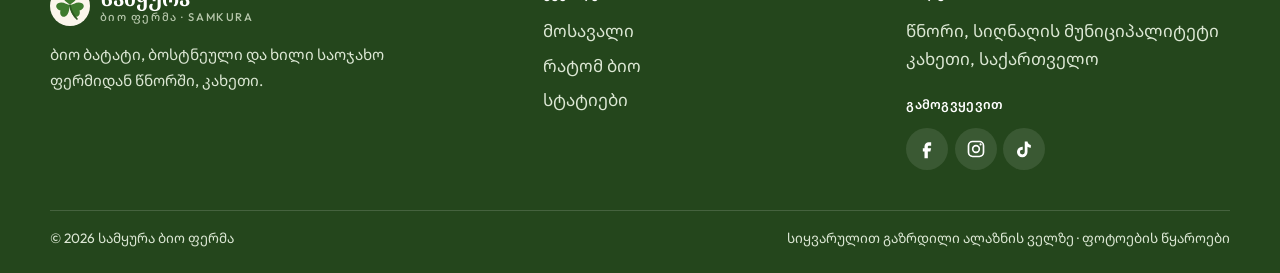
<file: ka/articles/seasonal-eating.html>
<!doctype html>
<html lang="ka">
<head>
  <meta charset="utf-8">
  <meta name="viewport" content="width=device-width, initial-scale=1">
  <title>სეზონური კვება კახეთში — სამყურა ბიო ფერმა</title>
  <meta name="description" content="რა მწიფდება და როდის ჩვენს ფერმაში წნორში და რატომ არის სეზონური საკვები უფრო გემრიელი.">
  <meta property="og:title" content="სეზონური კვება კახეთში — სამყურა ბიო ფერმა">
  <meta property="og:description" content="რა მწიფდება და როდის ჩვენს ფერმაში წნორში და რატომ არის სეზონური საკვები უფრო გემრიელი.">
  <meta property="og:image" content="../../images/photos/peaches.webp">
  <meta property="og:type" content="article">
  <meta property="og:locale" content="ka_GE">
  <link rel="alternate" hreflang="en" href="../../articles/seasonal-eating.html">
  <link rel="icon" href="../../images/logo.svg" type="image/svg+xml">
  <link rel="preconnect" href="https://fonts.googleapis.com">
  <link rel="preconnect" href="https://fonts.gstatic.com" crossorigin>
  <link href="https://fonts.googleapis.com/css2?family=Fraunces:ital,opsz,wght@0,9..144,600;0,9..144,700;1,9..144,600&amp;family=Outfit:wght@400;500;600;800&amp;family=Noto+Sans+Georgian:wght@400;500;600;800&amp;family=Noto+Serif+Georgian:wght@600;700&amp;display=swap" rel="stylesheet">
  <link rel="stylesheet" href="../../css/style.css">
  <script>document.documentElement.classList.add('js');</script>
  <script src="../../js/main.js" defer></script>
</head>
<body>
  <a class="skip-link" href="#main">გადასვლა შინაარსზე</a>

  <!-- ===================== HEADER ===================== -->
  <header class="site-header">
    <div class="container header-inner">
      <a class="brand" href="../index.html" aria-label="სამყურა ბიო ფერმა, მთავარი გვერდი">
        <img src="../../images/logo.svg" alt="" width="40" height="40">
        <span class="brand-name">სამყურა<small>ბიო ფერმა · Samkura</small></span>
      </a>
      <nav class="site-nav" id="site-nav" aria-label="მთავარი მენიუ">
        <ul class="nav-list">
          <li><a href="../index.html#harvest">მოსავალი</a></li>
          <li><a href="../index.html#sweet-potatoes">ბატატი</a></li>
          <li><a href="../index.html#why-bio">რატომ ბიო</a></li>
          <li><a href="../index.html#journal">სტატიები</a></li>
          <li><a href="../index.html#contact">კონტაქტი</a></li>
        </ul>
      </nav>
      <a class="lang-switch" href="../../articles/seasonal-eating.html" hreflang="en" lang="en" aria-label="English version">EN</a>
      <button class="nav-toggle" aria-expanded="false" aria-controls="site-nav" aria-label="მენიუს გახსნა" data-label-open="მენიუს გახსნა" data-label-close="მენიუს დახურვა"><span></span></button>
    </div>
  </header>
  <main id="main">
    <header class="article-hero c-mint">
      <div class="container">
        <p class="eyebrow">სეზონები · 3 წუთი საკითხავი</p>
        <h1>სეზონური კვება კახეთში</h1>
        <p class="meta">რა მწიფდება და როდის სამყურა ბიო ფერმაში</p>
        <img src="../../images/photos/peaches.webp" alt="მწიფე ზაფხულის ატამი" width="800" height="600">
      </div>
    </header>
    <article class="container prose">
      <a class="back-link" href="../index.html#journal">← ფერმაზე დაბრუნება</a>
      <p class="lead">აგვისტოს პომიდორი და თებერვლის პომიდორი ორი სხვადასხვა საკვებია. სეზონური კვება საუკეთესო გემოსა და მეტი სასარგებლო ნივთიერების მიღების უმარტივესი გზაა.</p>

      <h2>რატომ არის სეზონური უკეთესი</h2>
      <p>სეზონური პროდუქტი მცენარეზე ბუნებრივად მწიფდება და თქვენამდე რამდენიმე დღეში აღწევს. ვიტამინები, მაგალითად C ვიტამინი, მოკრეფის შემდეგ ნელ-ნელა იშლება, ამიტომ უფრო ახალ პროდუქტში მეტია. სეზონური პროდუქტი უფრო იაფიცაა და არც გათბობილი სათბურები სჭირდება, არც შორი გზა.</p>

      <h2>ჩვენი წელი ერთი შეხედვით</h2>
      <!-- REPLACE: adjust months & crops to match the farm's real calendar -->
      <div class="fact-box">
        <table class="nutri-table">
          <thead><tr><th>სეზონი</th><th>რა მწიფდება</th></tr></thead>
          <tbody>
            <tr><td><strong>გაზაფხული</strong> (მარ–მაი)</td><td>მწვანილი და ახალი მწვანე, ბატატის დარგვა</td></tr>
            <tr><td><strong>ადრეული ზაფხული</strong> (ივნ)</td><td>კიტრი, პირველი პომიდორი</td></tr>
            <tr><td><strong>შუა ზაფხული</strong> (ივლ–აგვ)</td><td>პომიდორი, წიწაკა, ბადრიჯანი, ატამი</td></tr>
            <tr><td><strong>შემოდგომა</strong> (სექ–ნოე)</td><td>ბატატი, გოგრა, ყურძენი, გვიანი წიწაკა</td></tr>
            <tr><td><strong>ზამთარი</strong> (დეკ–თებ)</td><td>შენახული ბატატი და გოგრა</td></tr>
          </tbody>
        </table>
      </div>

      <h2>ზაფხული: პომიდორი, წიწაკა და ბადრიჯანი</h2>
      <p><strong>პომიდორი</strong> მდიდარია ლიკოპინით, ანტიოქსიდანტით, რომელსაც გულის ჯანმრთელობას უკავშირებენ. ორგანიზმი მას უკეთ ითვისებს, როცა პომიდორი ცოტა ზეთთან ერთად მზადდება. <strong>წითელ ბულგარულ წიწაკაში</strong> ფორთოხალზე მეტი C ვიტამინია. <strong>ბადრიჯანი</strong> ბოჭკოს შეიცავს, მის იისფერ კანში კი ანტიოქსიდანტი ნაზუნინია. ყველაფერი ერთ ქვაბში მოათავსეთ და აჯაფსანდალი მზად გექნებათ.</p>

      <h2>ზაფხულის ხილი: ატამი</h2>
      <p>მწიფედ მოკრეფილი ატამი სუპერმარკეტის ატმისგან სრულიად განსხვავებული ხილია. ის C ვიტამინს, კალიუმსა და პოლიფენოლებს შეიცავს. მიირთვით იმავე დღეს, ან ოთახის ტემპერატურაზე შეინახეთ, სანამ ტკბილი სურნელი არ დაუდგება.</p>

      <h2>შემოდგომა: დიდი მოსავალი</h2>
      <p>შემოდგომა ჩვენთვის ყველაზე დატვირთული დროა. ვთხრით <strong>ბატატს</strong>, ვკრეფთ <strong>გოგრას</strong>, მთელი კახეთი კი რთველზე <strong>ყურძენს</strong> კრეფს. ბატატიც და გოგრაც ბეტა-კაროტინით სავსეა, ზუსტად იმით, რაც ზამთრის წინ გჭირდებათ.</p>

      <h2>ზამთარი: შენახული სიკეთე</h2>
      <p>სწორად დამუშავებული ბატატი გრილ, ბნელ ადგილას თვეობით ინახება, ამიტომ ბატატი მთელი ზამთარი გვაქვს. წვნიანები, გამომცხვარი კერძები და პიურე ფერმის გემოს გაზაფხულამდე შეგინარჩუნებთ.</p>

      <p><a class="btn btn-primary" href="../index.html#contact">იკითხეთ, რა არის მზად ამ კვირაში</a></p>
    </article>
  </main>


  <section class="section journal" aria-labelledby="more-title">
    <div class="container">
      <h2 class="section-title" id="more-title">სხვა სტატიები</h2>
      <div class="article-grid">
        <a class="article-card c-orange" href="sweet-potato.html">
          <div class="art-bg"><img src="../../images/photos/sweet-potato-roasted.webp" alt="" loading="lazy" width="1200" height="800"></div>
          <div class="art-text"><span class="tag">კვება</span><h3>ბატატი: ნარინჯისფერი სუპერსაკვები</h3></div>
        </a>
        <a class="article-card c-green" href="why-bio.html">
          <div class="art-bg"><img src="../../images/photos/sweet-potato-harvest.webp" alt="" loading="lazy" width="1200" height="800"></div>
          <div class="art-text"><span class="tag">მეურნეობა</span><h3>რატომ ბიო?</h3></div>
        </a>
        <a class="article-card c-mint" href="seasonal-eating.html">
          <div class="art-bg"><img src="../../images/photos/peaches.webp" alt="" loading="lazy" width="800" height="600"></div>
          <div class="art-text"><span class="tag">სეზონები</span><h3>სეზონური კვება კახეთში</h3></div>
        </a>
      </div>
    </div>
  </section>

  <!-- ===================== FOOTER ===================== -->
  <footer class="site-footer">
    <div class="container footer-grid">
      <div class="footer-brand">
        <a class="brand" href="../index.html">
          <img src="../../images/logo.svg" alt="" width="40" height="40" class="logo-chip">
          <span class="brand-name">სამყურა<small>ბიო ფერმა · Samkura</small></span>
        </a>
        <p>ბიო ბატატი, ბოსტნეული და ხილი საოჯახო ფერმიდან წნორში, კახეთი.</p>
      </div>
      <div>
        <h4>გვერდები</h4>
        <ul>
          <li><a href="../index.html#harvest">მოსავალი</a></li>
          <li><a href="../index.html#why-bio">რატომ ბიო</a></li>
          <li><a href="../index.html#journal">სტატიები</a></li>
        </ul>
      </div>
      <div>
        <h4>სად ვართ</h4>
        <ul>
          <li>წნორი, სიღნაღის მუნიციპალიტეტი<br>კახეთი, საქართველო</li>
        </ul>
        <h4 class="follow-title">გამოგვყევით</h4>
        <ul class="social-links">
          <li><a href="https://www.facebook.com/share/1SsHEZdLjN/" target="_blank" rel="noopener" aria-label="Facebook"><svg class="icon" viewBox="0 0 24 24" aria-hidden="true"><path fill="currentColor" d="M14 8h3V4h-3c-2.8 0-5 2.2-5 5v2H7v4h2v8h4v-8h3l1-4h-4V9c0-.6.4-1 1-1z"/></svg></a></li>
          <li><a href="https://www.instagram.com/samkura_biofarm" target="_blank" rel="noopener" aria-label="Instagram"><svg class="icon" viewBox="0 0 24 24" aria-hidden="true"><rect x="3" y="3" width="18" height="18" rx="5" fill="none" stroke="currentColor" stroke-width="2"/><circle cx="12" cy="12" r="4" fill="none" stroke="currentColor" stroke-width="2"/><circle cx="17.5" cy="6.5" r="1.3" fill="currentColor"/></svg></a></li>
          <li><a href="https://www.tiktok.com/@samyura6" target="_blank" rel="noopener" aria-label="TikTok"><svg class="icon" viewBox="0 0 24 24" aria-hidden="true"><path fill="currentColor" d="M16.2 3c.3 2.3 1.7 3.9 4 4.2v3.3c-1.5 0-2.9-.5-4-1.2v6.4A6.3 6.3 0 1 1 9.9 9.4h.6v3.4H10a2.9 2.9 0 1 0 2.9 2.9V3h3.3z"/></svg></a></li>
        </ul>
      </div>
    </div>
    <div class="container footer-bottom">
      <span>© <span data-year>2026</span> სამყურა ბიო ფერმა</span>
      <span>სიყვარულით გაზრდილი ალაზნის ველზე · <a href="../../credits.html">ფოტოების წყაროები</a></span>
    </div>
  </footer>
</body>
</html>
</file>
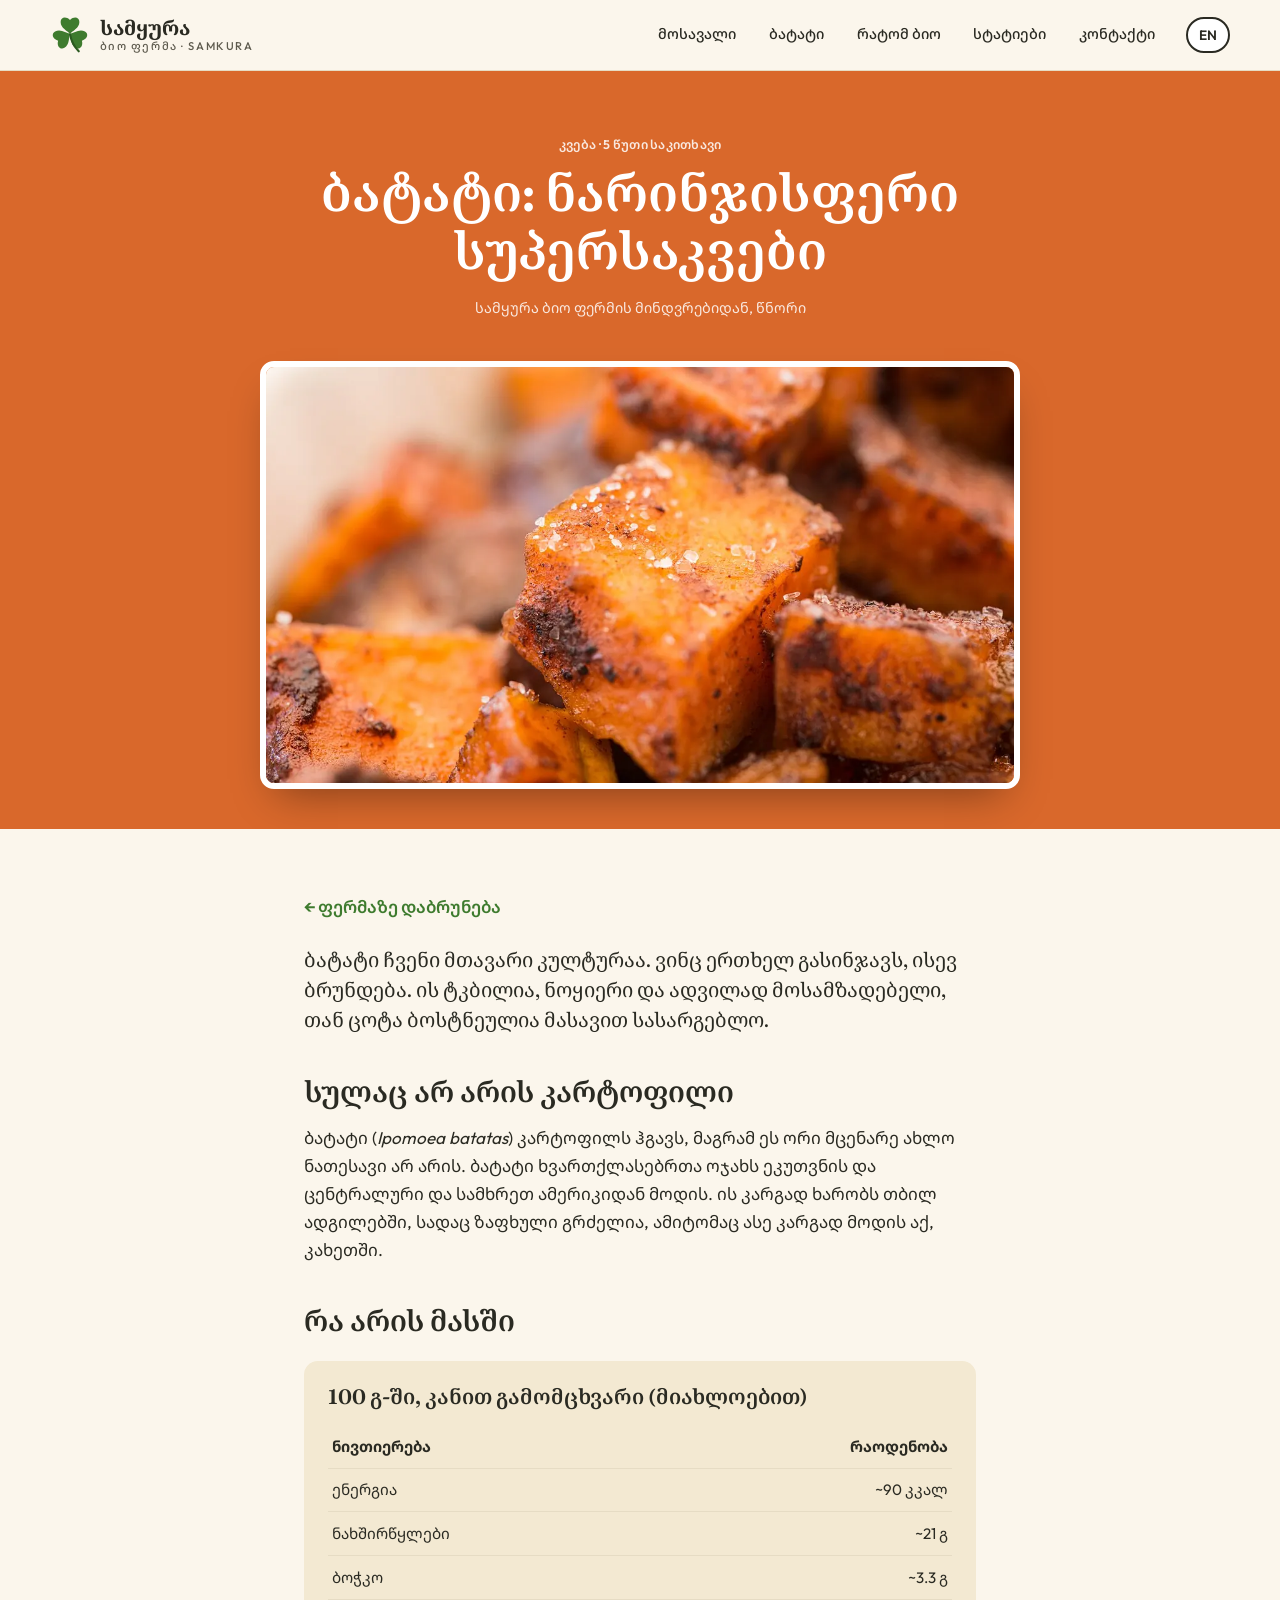
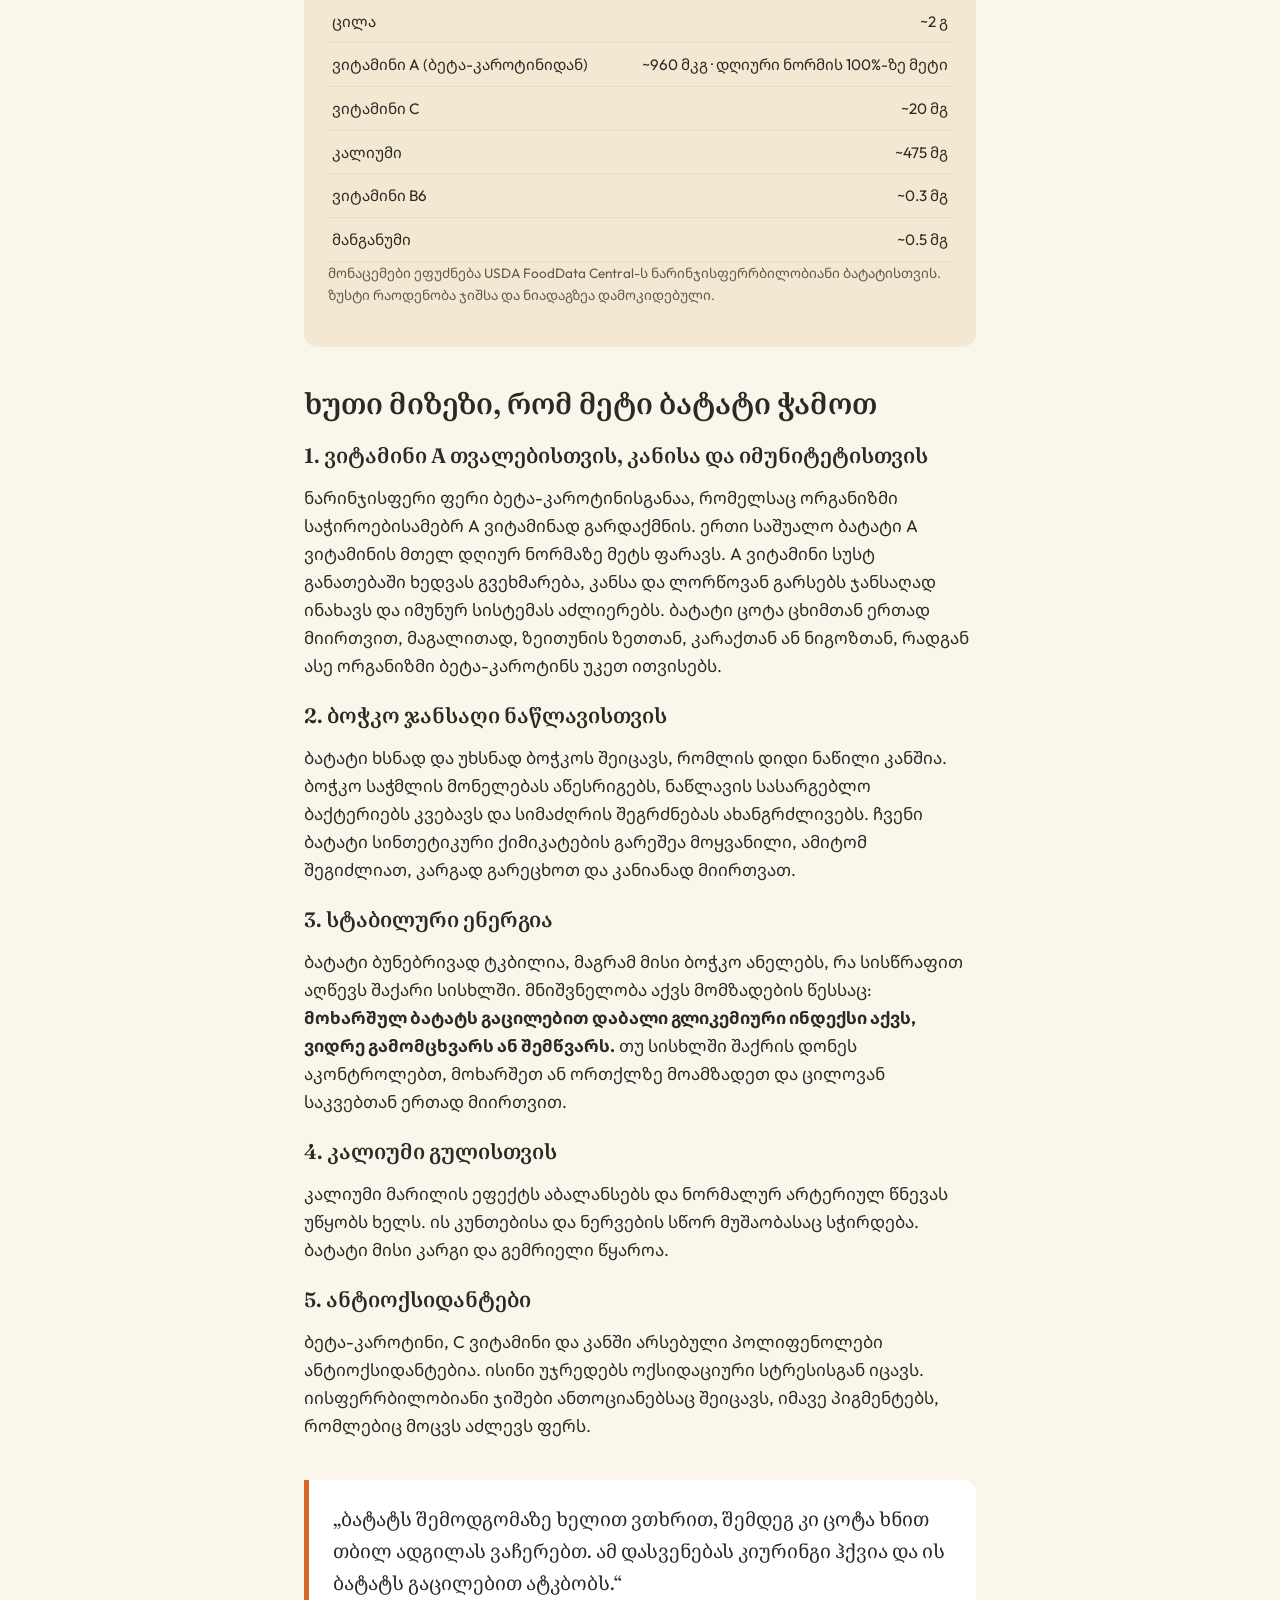
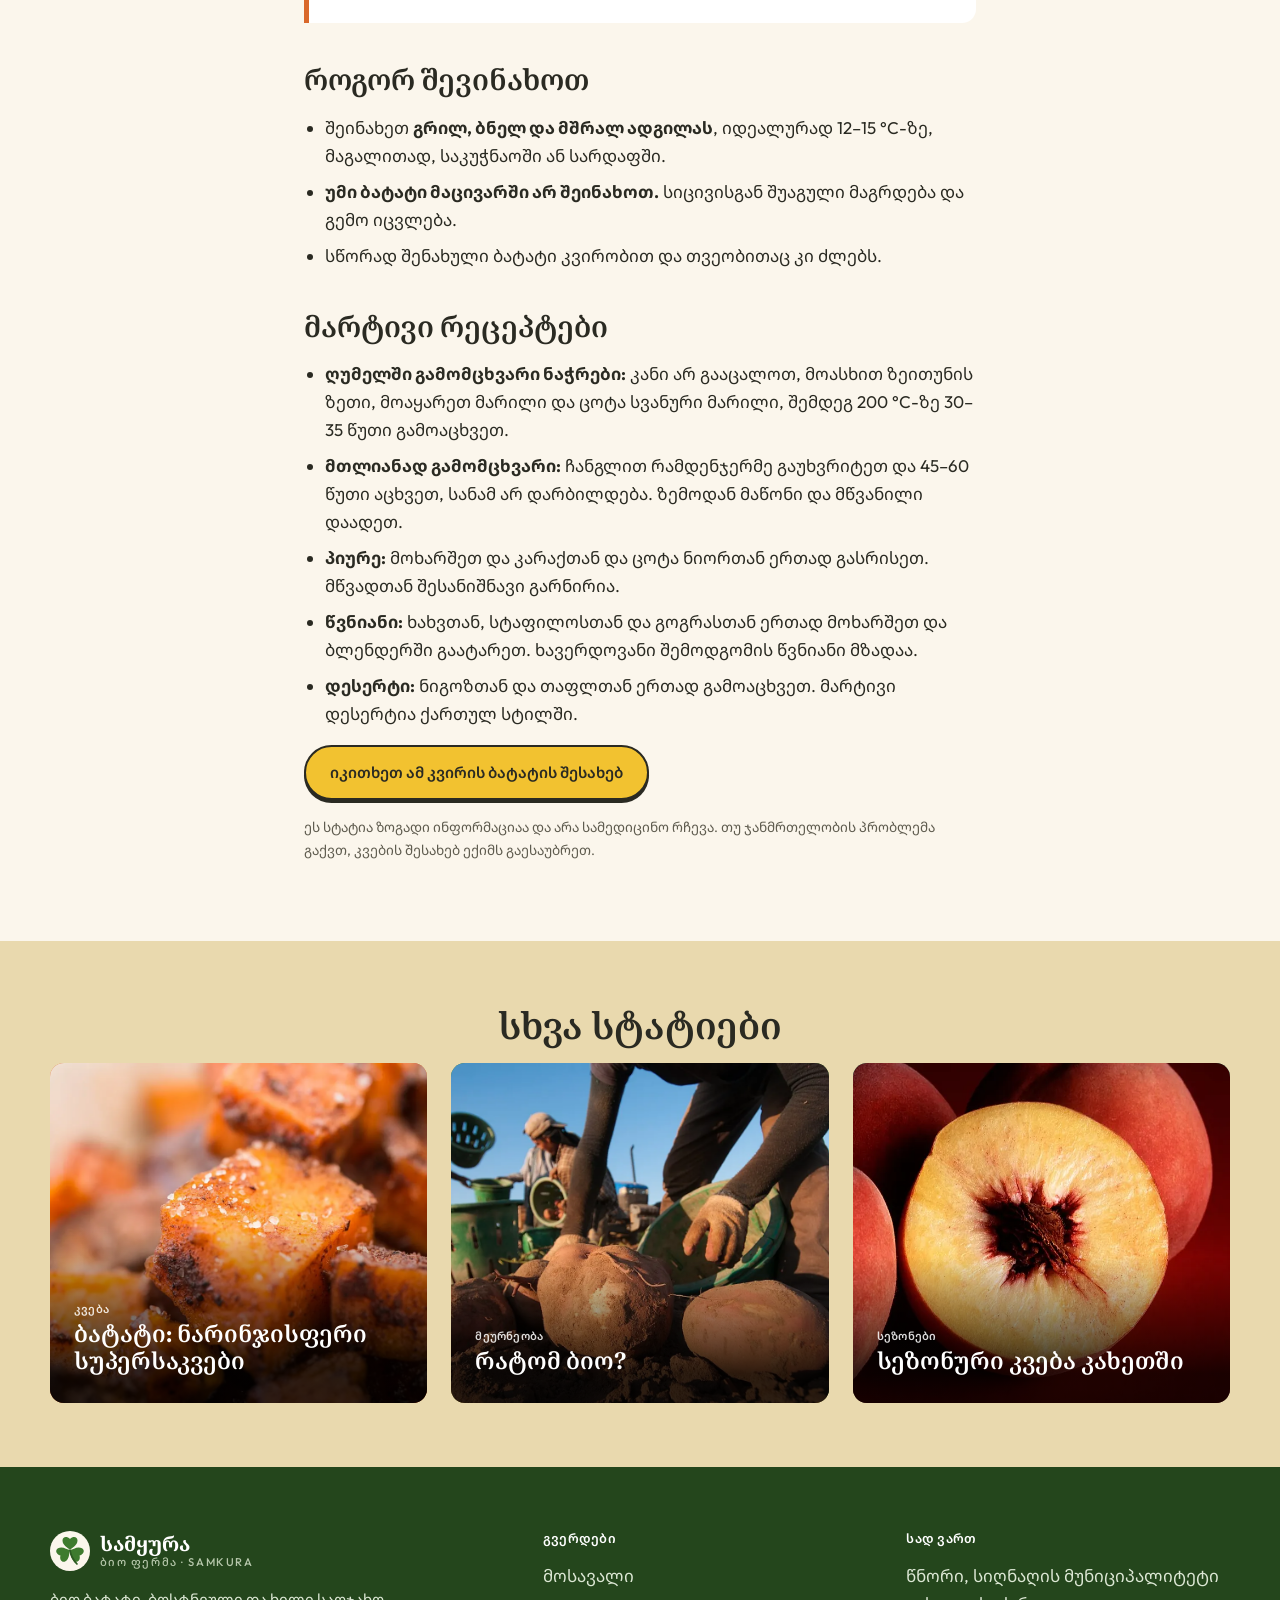
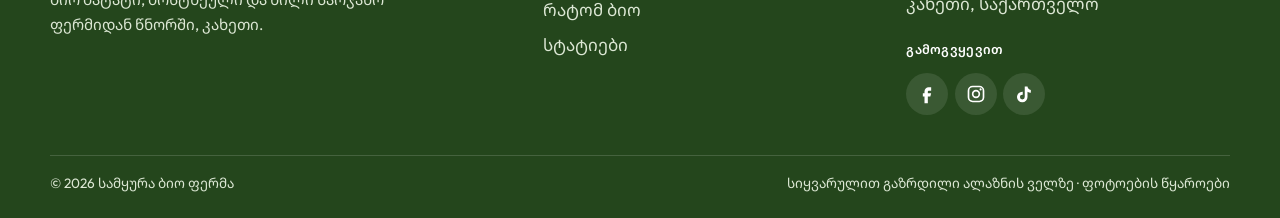
<file: ka/articles/sweet-potato.html>
<!doctype html>
<html lang="ka">
<head>
  <meta charset="utf-8">
  <meta name="viewport" content="width=device-width, initial-scale=1">
  <title>ბატატი: ნარინჯისფერი სუპერსაკვები — სამყურა ბიო ფერმა</title>
  <meta name="description" content="რატომ არის ბატატი ერთ-ერთი ყველაზე სასარგებლო ბოსტნეული და როგორ მოვამზადოთ.">
  <meta property="og:title" content="ბატატი: ნარინჯისფერი სუპერსაკვები — სამყურა ბიო ფერმა">
  <meta property="og:description" content="რატომ არის ბატატი ერთ-ერთი ყველაზე სასარგებლო ბოსტნეული და როგორ მოვამზადოთ.">
  <meta property="og:image" content="../../images/photos/sweet-potato-roasted.webp">
  <meta property="og:type" content="article">
  <meta property="og:locale" content="ka_GE">
  <link rel="alternate" hreflang="en" href="../../articles/sweet-potato.html">
  <link rel="icon" href="../../images/logo.svg" type="image/svg+xml">
  <link rel="preconnect" href="https://fonts.googleapis.com">
  <link rel="preconnect" href="https://fonts.gstatic.com" crossorigin>
  <link href="https://fonts.googleapis.com/css2?family=Fraunces:ital,opsz,wght@0,9..144,600;0,9..144,700;1,9..144,600&amp;family=Outfit:wght@400;500;600;800&amp;family=Noto+Sans+Georgian:wght@400;500;600;800&amp;family=Noto+Serif+Georgian:wght@600;700&amp;display=swap" rel="stylesheet">
  <link rel="stylesheet" href="../../css/style.css">
  <script>document.documentElement.classList.add('js');</script>
  <script src="../../js/main.js" defer></script>
</head>
<body>
  <a class="skip-link" href="#main">გადასვლა შინაარსზე</a>

  <!-- ===================== HEADER ===================== -->
  <header class="site-header">
    <div class="container header-inner">
      <a class="brand" href="../index.html" aria-label="სამყურა ბიო ფერმა, მთავარი გვერდი">
        <img src="../../images/logo.svg" alt="" width="40" height="40">
        <span class="brand-name">სამყურა<small>ბიო ფერმა · Samkura</small></span>
      </a>
      <nav class="site-nav" id="site-nav" aria-label="მთავარი მენიუ">
        <ul class="nav-list">
          <li><a href="../index.html#harvest">მოსავალი</a></li>
          <li><a href="../index.html#sweet-potatoes">ბატატი</a></li>
          <li><a href="../index.html#why-bio">რატომ ბიო</a></li>
          <li><a href="../index.html#journal">სტატიები</a></li>
          <li><a href="../index.html#contact">კონტაქტი</a></li>
        </ul>
      </nav>
      <a class="lang-switch" href="../../articles/sweet-potato.html" hreflang="en" lang="en" aria-label="English version">EN</a>
      <button class="nav-toggle" aria-expanded="false" aria-controls="site-nav" aria-label="მენიუს გახსნა" data-label-open="მენიუს გახსნა" data-label-close="მენიუს დახურვა"><span></span></button>
    </div>
  </header>
  <main id="main">
    <header class="article-hero c-orange">
      <div class="container">
        <p class="eyebrow">კვება · 5 წუთი საკითხავი</p>
        <h1>ბატატი: ნარინჯისფერი სუპერსაკვები</h1>
        <p class="meta">სამყურა ბიო ფერმის მინდვრებიდან, წნორი</p>
        <img src="../../images/photos/sweet-potato-roasted.webp" alt="გამომცხვარი ბატატის კუბიკები" width="1200" height="800">
      </div>
    </header>
    <article class="container prose">
      <a class="back-link" href="../index.html#journal">← ფერმაზე დაბრუნება</a>
      <p class="lead">ბატატი ჩვენი მთავარი კულტურაა. ვინც ერთხელ გასინჯავს, ისევ ბრუნდება. ის ტკბილია, ნოყიერი და ადვილად მოსამზადებელი, თან ცოტა ბოსტნეულია მასავით სასარგებლო.</p>

      <h2>სულაც არ არის კარტოფილი</h2>
      <p>ბატატი (<i>Ipomoea batatas</i>) კარტოფილს ჰგავს, მაგრამ ეს ორი მცენარე ახლო ნათესავი არ არის. ბატატი ხვართქლასებრთა ოჯახს ეკუთვნის და ცენტრალური და სამხრეთ ამერიკიდან მოდის. ის კარგად ხარობს თბილ ადგილებში, სადაც ზაფხული გრძელია, ამიტომაც ასე კარგად მოდის აქ, კახეთში.</p>

      <h2>რა არის მასში</h2>
      <div class="fact-box">
        <h3>100 გ-ში, კანით გამომცხვარი (მიახლოებით)</h3>
        <table class="nutri-table">
          <thead><tr><th>ნივთიერება</th><th>რაოდენობა</th></tr></thead>
          <tbody>
            <tr><td>ენერგია</td><td>~90 კკალ</td></tr>
            <tr><td>ნახშირწყლები</td><td>~21 გ</td></tr>
            <tr><td>ბოჭკო</td><td>~3.3 გ</td></tr>
            <tr><td>ცილა</td><td>~2 გ</td></tr>
            <tr><td>ვიტამინი A (ბეტა-კაროტინიდან)</td><td>~960 მკგ · დღიური ნორმის 100%-ზე მეტი</td></tr>
            <tr><td>ვიტამინი C</td><td>~20 მგ</td></tr>
            <tr><td>კალიუმი</td><td>~475 მგ</td></tr>
            <tr><td>ვიტამინი B6</td><td>~0.3 მგ</td></tr>
            <tr><td>მანგანუმი</td><td>~0.5 მგ</td></tr>
          </tbody>
        </table>
        <p class="note">მონაცემები ეფუძნება USDA FoodData Central-ს ნარინჯისფერრბილობიანი ბატატისთვის. ზუსტი რაოდენობა ჯიშსა და ნიადაგზეა დამოკიდებული.</p>
      </div>

      <h2>ხუთი მიზეზი, რომ მეტი ბატატი ჭამოთ</h2>
      <h3>1. ვიტამინი A თვალებისთვის, კანისა და იმუნიტეტისთვის</h3>
      <p>ნარინჯისფერი ფერი ბეტა-კაროტინისგანაა, რომელსაც ორგანიზმი საჭიროებისამებრ A ვიტამინად გარდაქმნის. ერთი საშუალო ბატატი A ვიტამინის მთელ დღიურ ნორმაზე მეტს ფარავს. A ვიტამინი სუსტ განათებაში ხედვას გვეხმარება, კანსა და ლორწოვან გარსებს ჯანსაღად ინახავს და იმუნურ სისტემას აძლიერებს. ბატატი ცოტა ცხიმთან ერთად მიირთვით, მაგალითად, ზეითუნის ზეთთან, კარაქთან ან ნიგოზთან, რადგან ასე ორგანიზმი ბეტა-კაროტინს უკეთ ითვისებს.</p>

      <h3>2. ბოჭკო ჯანსაღი ნაწლავისთვის</h3>
      <p>ბატატი ხსნად და უხსნად ბოჭკოს შეიცავს, რომლის დიდი ნაწილი კანშია. ბოჭკო საჭმლის მონელებას აწესრიგებს, ნაწლავის სასარგებლო ბაქტერიებს კვებავს და სიმაძღრის შეგრძნებას ახანგრძლივებს. ჩვენი ბატატი სინთეტიკური ქიმიკატების გარეშეა მოყვანილი, ამიტომ შეგიძლიათ, კარგად გარეცხოთ და კანიანად მიირთვათ.</p>

      <h3>3. სტაბილური ენერგია</h3>
      <p>ბატატი ბუნებრივად ტკბილია, მაგრამ მისი ბოჭკო ანელებს, რა სისწრაფით აღწევს შაქარი სისხლში. მნიშვნელობა აქვს მომზადების წესსაც: <strong>მოხარშულ ბატატს გაცილებით დაბალი გლიკემიური ინდექსი აქვს, ვიდრე გამომცხვარს ან შემწვარს.</strong> თუ სისხლში შაქრის დონეს აკონტროლებთ, მოხარშეთ ან ორთქლზე მოამზადეთ და ცილოვან საკვებთან ერთად მიირთვით.</p>

      <h3>4. კალიუმი გულისთვის</h3>
      <p>კალიუმი მარილის ეფექტს აბალანსებს და ნორმალურ არტერიულ წნევას უწყობს ხელს. ის კუნთებისა და ნერვების სწორ მუშაობასაც სჭირდება. ბატატი მისი კარგი და გემრიელი წყაროა.</p>

      <h3>5. ანტიოქსიდანტები</h3>
      <p>ბეტა-კაროტინი, C ვიტამინი და კანში არსებული პოლიფენოლები ანტიოქსიდანტებია. ისინი უჯრედებს ოქსიდაციური სტრესისგან იცავს. იისფერრბილობიანი ჯიშები ანთოციანებსაც შეიცავს, იმავე პიგმენტებს, რომლებიც მოცვს აძლევს ფერს.</p>

      <blockquote>„ბატატს შემოდგომაზე ხელით ვთხრით, შემდეგ კი ცოტა ხნით თბილ ადგილას ვაჩერებთ. ამ დასვენებას კიურინგი ჰქვია და ის ბატატს გაცილებით ატკბობს.“</blockquote>
      <!-- REPLACE: put a real quote from the farmer here -->

      <h2>როგორ შევინახოთ</h2>
      <ul>
        <li>შეინახეთ <strong>გრილ, ბნელ და მშრალ ადგილას</strong>, იდეალურად 12–15 °C-ზე, მაგალითად, საკუჭნაოში ან სარდაფში.</li>
        <li><strong>უმი ბატატი მაცივარში არ შეინახოთ.</strong> სიცივისგან შუაგული მაგრდება და გემო იცვლება.</li>
        <li>სწორად შენახული ბატატი კვირობით და თვეობითაც კი ძლებს.</li>
      </ul>

      <h2>მარტივი რეცეპტები</h2>
      <ul>
        <li><strong>ღუმელში გამომცხვარი ნაჭრები:</strong> კანი არ გააცალოთ, მოასხით ზეითუნის ზეთი, მოაყარეთ მარილი და ცოტა სვანური მარილი, შემდეგ 200 °C-ზე 30–35 წუთი გამოაცხვეთ.</li>
        <li><strong>მთლიანად გამომცხვარი:</strong> ჩანგლით რამდენჯერმე გაუხვრიტეთ და 45–60 წუთი აცხვეთ, სანამ არ დარბილდება. ზემოდან მაწონი და მწვანილი დაადეთ.</li>
        <li><strong>პიურე:</strong> მოხარშეთ და კარაქთან და ცოტა ნიორთან ერთად გასრისეთ. მწვადთან შესანიშნავი გარნირია.</li>
        <li><strong>წვნიანი:</strong> ხახვთან, სტაფილოსთან და გოგრასთან ერთად მოხარშეთ და ბლენდერში გაატარეთ. ხავერდოვანი შემოდგომის წვნიანი მზადაა.</li>
        <li><strong>დესერტი:</strong> ნიგოზთან და თაფლთან ერთად გამოაცხვეთ. მარტივი დესერტია ქართულ სტილში.</li>
      </ul>

      <p><a class="btn btn-primary" href="../index.html#contact">იკითხეთ ამ კვირის ბატატის შესახებ</a></p>
      <p class="note">ეს სტატია ზოგადი ინფორმაციაა და არა სამედიცინო რჩევა. თუ ჯანმრთელობის პრობლემა გაქვთ, კვების შესახებ ექიმს გაესაუბრეთ.</p>
    </article>
  </main>


  <section class="section journal" aria-labelledby="more-title">
    <div class="container">
      <h2 class="section-title" id="more-title">სხვა სტატიები</h2>
      <div class="article-grid">
        <a class="article-card c-orange" href="sweet-potato.html">
          <div class="art-bg"><img src="../../images/photos/sweet-potato-roasted.webp" alt="" loading="lazy" width="1200" height="800"></div>
          <div class="art-text"><span class="tag">კვება</span><h3>ბატატი: ნარინჯისფერი სუპერსაკვები</h3></div>
        </a>
        <a class="article-card c-green" href="why-bio.html">
          <div class="art-bg"><img src="../../images/photos/sweet-potato-harvest.webp" alt="" loading="lazy" width="1200" height="800"></div>
          <div class="art-text"><span class="tag">მეურნეობა</span><h3>რატომ ბიო?</h3></div>
        </a>
        <a class="article-card c-mint" href="seasonal-eating.html">
          <div class="art-bg"><img src="../../images/photos/peaches.webp" alt="" loading="lazy" width="800" height="600"></div>
          <div class="art-text"><span class="tag">სეზონები</span><h3>სეზონური კვება კახეთში</h3></div>
        </a>
      </div>
    </div>
  </section>

  <!-- ===================== FOOTER ===================== -->
  <footer class="site-footer">
    <div class="container footer-grid">
      <div class="footer-brand">
        <a class="brand" href="../index.html">
          <img src="../../images/logo.svg" alt="" width="40" height="40" class="logo-chip">
          <span class="brand-name">სამყურა<small>ბიო ფერმა · Samkura</small></span>
        </a>
        <p>ბიო ბატატი, ბოსტნეული და ხილი საოჯახო ფერმიდან წნორში, კახეთი.</p>
      </div>
      <div>
        <h4>გვერდები</h4>
        <ul>
          <li><a href="../index.html#harvest">მოსავალი</a></li>
          <li><a href="../index.html#why-bio">რატომ ბიო</a></li>
          <li><a href="../index.html#journal">სტატიები</a></li>
        </ul>
      </div>
      <div>
        <h4>სად ვართ</h4>
        <ul>
          <li>წნორი, სიღნაღის მუნიციპალიტეტი<br>კახეთი, საქართველო</li>
        </ul>
        <h4 class="follow-title">გამოგვყევით</h4>
        <ul class="social-links">
          <li><a href="https://www.facebook.com/share/1SsHEZdLjN/" target="_blank" rel="noopener" aria-label="Facebook"><svg class="icon" viewBox="0 0 24 24" aria-hidden="true"><path fill="currentColor" d="M14 8h3V4h-3c-2.8 0-5 2.2-5 5v2H7v4h2v8h4v-8h3l1-4h-4V9c0-.6.4-1 1-1z"/></svg></a></li>
          <li><a href="https://www.instagram.com/samkura_biofarm" target="_blank" rel="noopener" aria-label="Instagram"><svg class="icon" viewBox="0 0 24 24" aria-hidden="true"><rect x="3" y="3" width="18" height="18" rx="5" fill="none" stroke="currentColor" stroke-width="2"/><circle cx="12" cy="12" r="4" fill="none" stroke="currentColor" stroke-width="2"/><circle cx="17.5" cy="6.5" r="1.3" fill="currentColor"/></svg></a></li>
          <li><a href="https://www.tiktok.com/@samyura6" target="_blank" rel="noopener" aria-label="TikTok"><svg class="icon" viewBox="0 0 24 24" aria-hidden="true"><path fill="currentColor" d="M16.2 3c.3 2.3 1.7 3.9 4 4.2v3.3c-1.5 0-2.9-.5-4-1.2v6.4A6.3 6.3 0 1 1 9.9 9.4h.6v3.4H10a2.9 2.9 0 1 0 2.9 2.9V3h3.3z"/></svg></a></li>
        </ul>
      </div>
    </div>
    <div class="container footer-bottom">
      <span>© <span data-year>2026</span> სამყურა ბიო ფერმა</span>
      <span>სიყვარულით გაზრდილი ალაზნის ველზე · <a href="../../credits.html">ფოტოების წყაროები</a></span>
    </div>
  </footer>
</body>
</html>
</file>
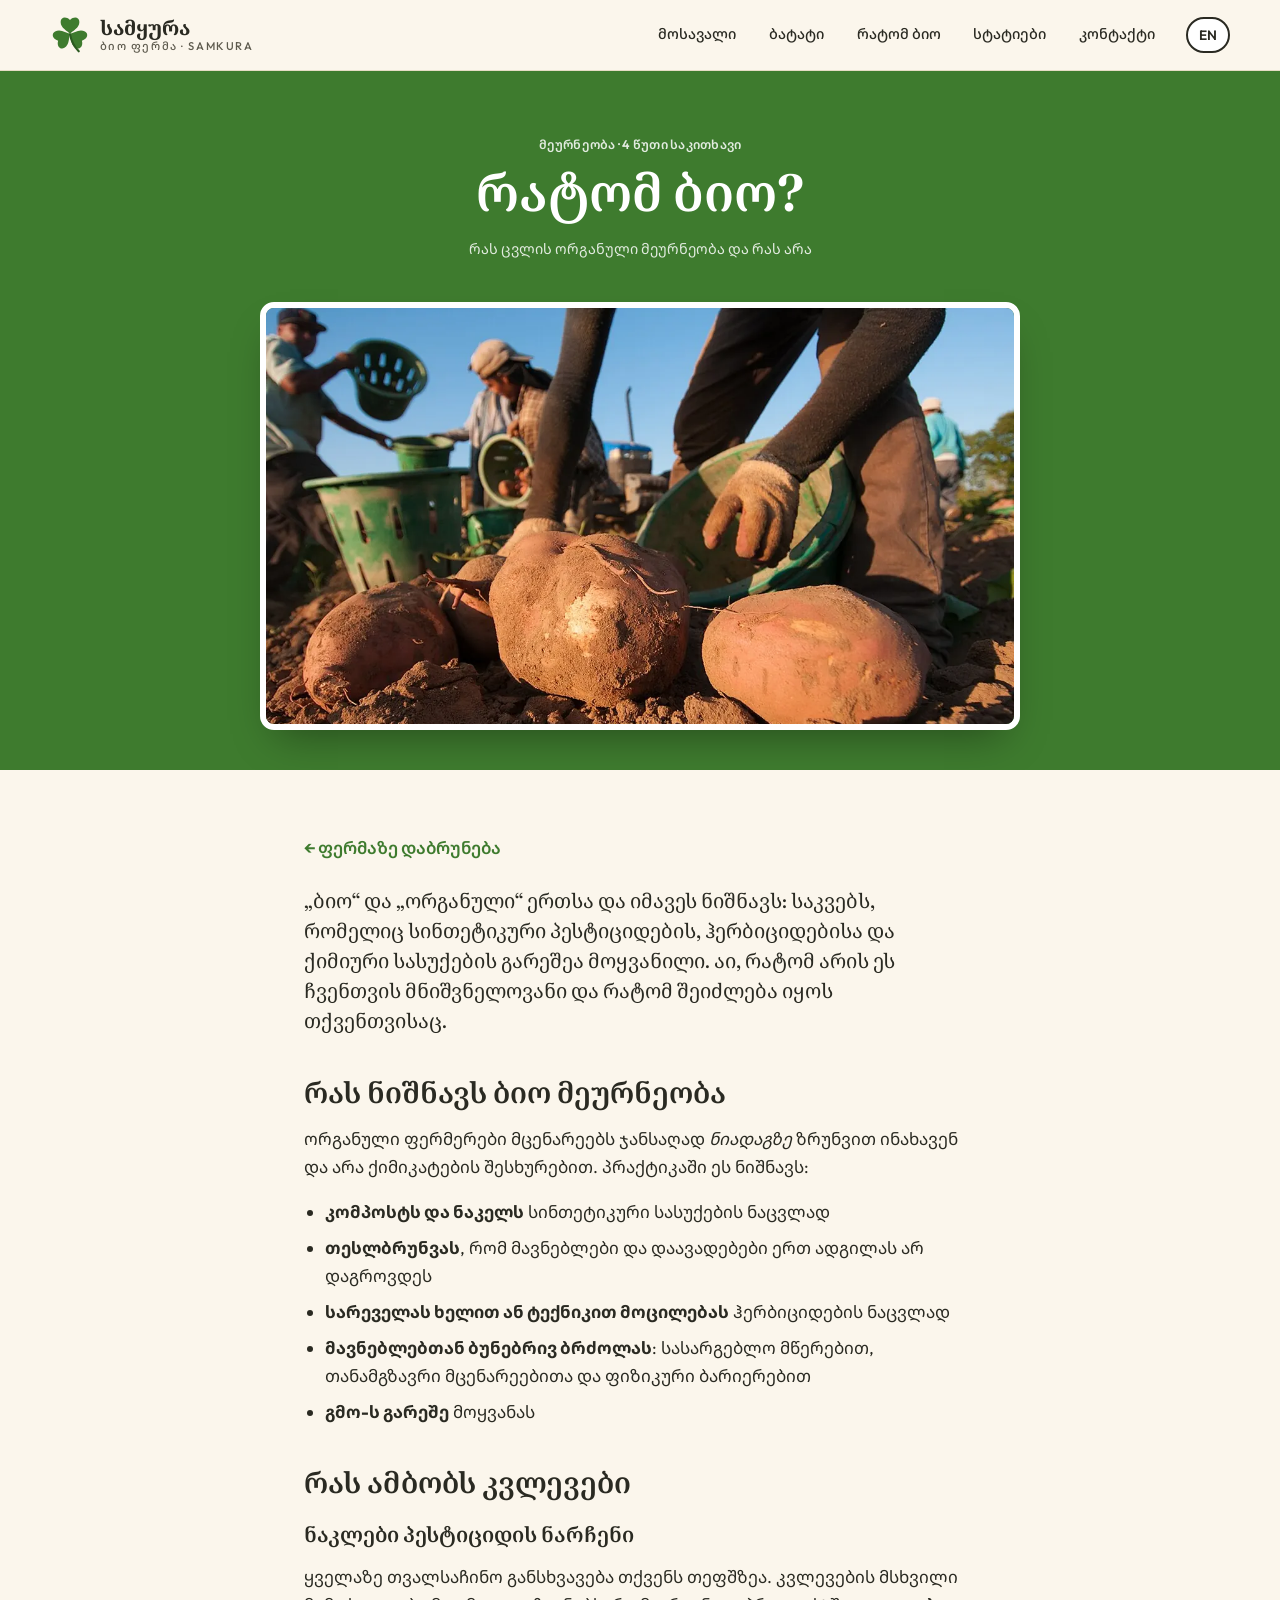
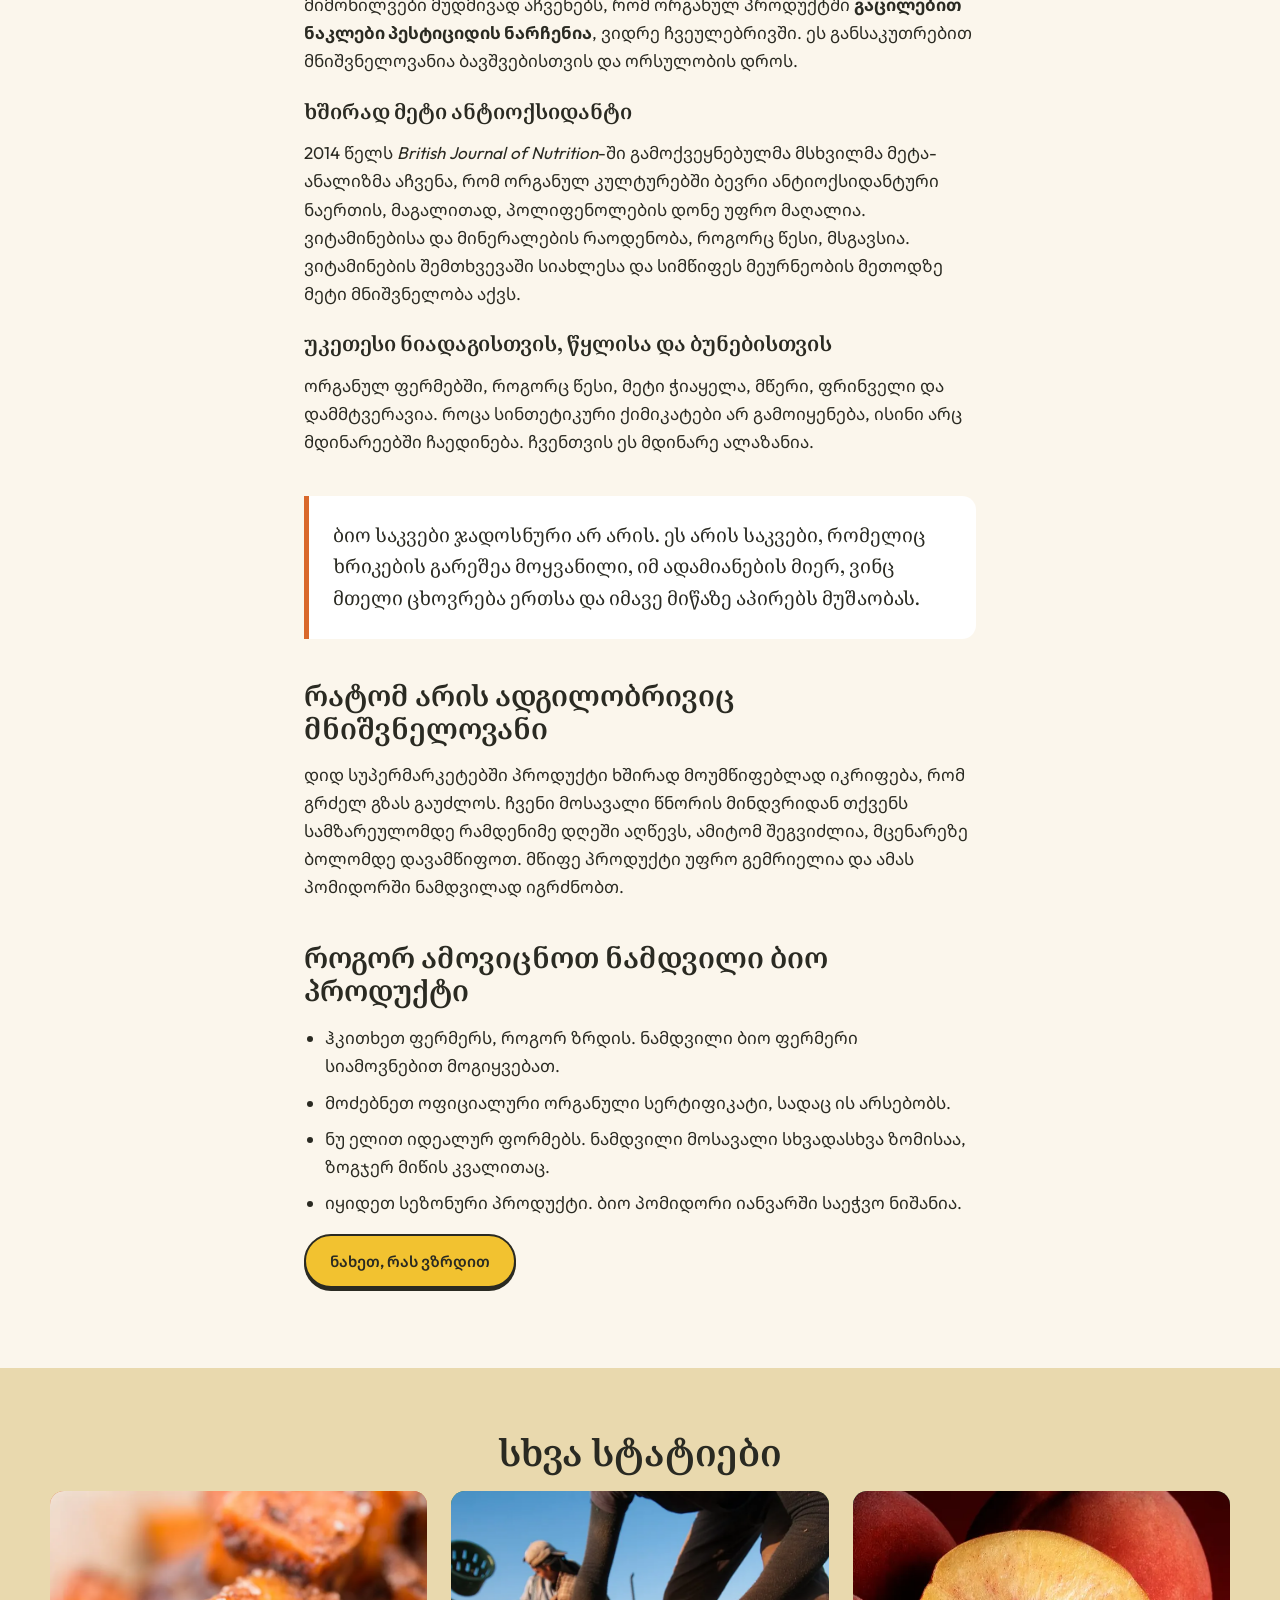
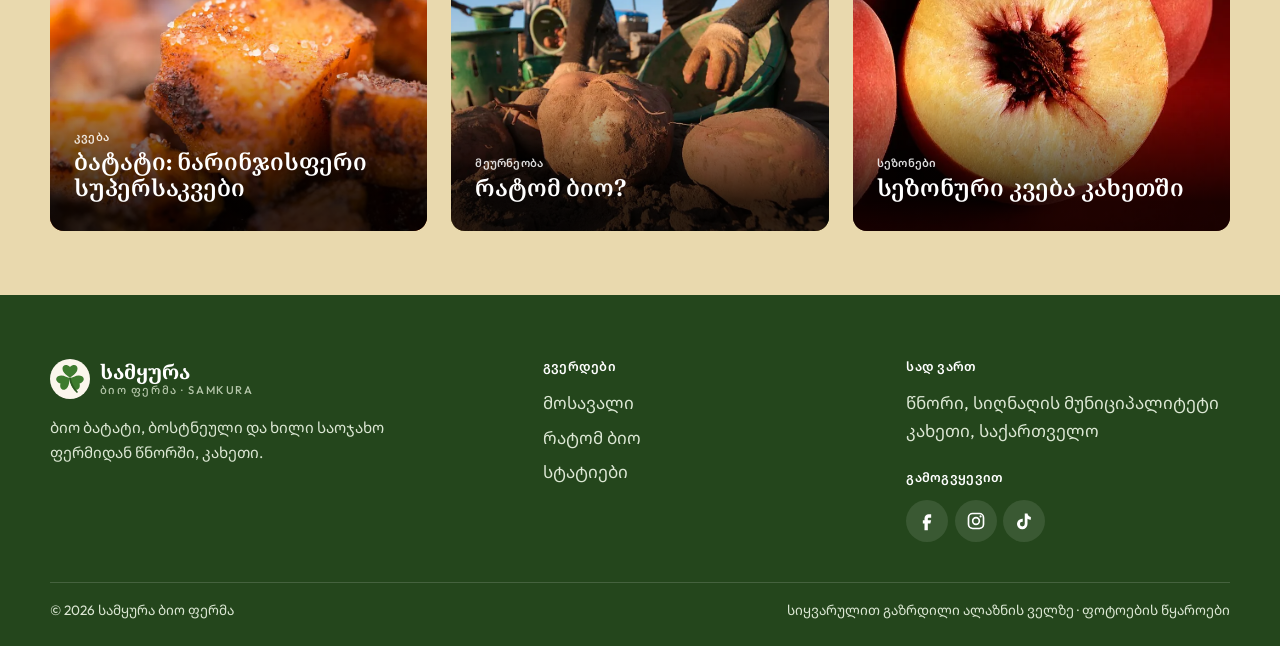
<file: ka/articles/why-bio.html>
<!doctype html>
<html lang="ka">
<head>
  <meta charset="utf-8">
  <meta name="viewport" content="width=device-width, initial-scale=1">
  <title>რატომ ბიო? — სამყურა ბიო ფერმა</title>
  <meta name="description" content="რას ნიშნავს ორგანული მეურნეობა, რას ამბობს კვლევები და როგორ ვმუშაობთ სამყურა ბიო ფერმაში.">
  <meta property="og:title" content="რატომ ბიო? — სამყურა ბიო ფერმა">
  <meta property="og:description" content="რას ნიშნავს ორგანული მეურნეობა, რას ამბობს კვლევები და როგორ ვმუშაობთ სამყურა ბიო ფერმაში.">
  <meta property="og:image" content="../../images/photos/sweet-potato-harvest.webp">
  <meta property="og:type" content="article">
  <meta property="og:locale" content="ka_GE">
  <link rel="alternate" hreflang="en" href="../../articles/why-bio.html">
  <link rel="icon" href="../../images/logo.svg" type="image/svg+xml">
  <link rel="preconnect" href="https://fonts.googleapis.com">
  <link rel="preconnect" href="https://fonts.gstatic.com" crossorigin>
  <link href="https://fonts.googleapis.com/css2?family=Fraunces:ital,opsz,wght@0,9..144,600;0,9..144,700;1,9..144,600&amp;family=Outfit:wght@400;500;600;800&amp;family=Noto+Sans+Georgian:wght@400;500;600;800&amp;family=Noto+Serif+Georgian:wght@600;700&amp;display=swap" rel="stylesheet">
  <link rel="stylesheet" href="../../css/style.css">
  <script>document.documentElement.classList.add('js');</script>
  <script src="../../js/main.js" defer></script>
</head>
<body>
  <a class="skip-link" href="#main">გადასვლა შინაარსზე</a>

  <!-- ===================== HEADER ===================== -->
  <header class="site-header">
    <div class="container header-inner">
      <a class="brand" href="../index.html" aria-label="სამყურა ბიო ფერმა, მთავარი გვერდი">
        <img src="../../images/logo.svg" alt="" width="40" height="40">
        <span class="brand-name">სამყურა<small>ბიო ფერმა · Samkura</small></span>
      </a>
      <nav class="site-nav" id="site-nav" aria-label="მთავარი მენიუ">
        <ul class="nav-list">
          <li><a href="../index.html#harvest">მოსავალი</a></li>
          <li><a href="../index.html#sweet-potatoes">ბატატი</a></li>
          <li><a href="../index.html#why-bio">რატომ ბიო</a></li>
          <li><a href="../index.html#journal">სტატიები</a></li>
          <li><a href="../index.html#contact">კონტაქტი</a></li>
        </ul>
      </nav>
      <a class="lang-switch" href="../../articles/why-bio.html" hreflang="en" lang="en" aria-label="English version">EN</a>
      <button class="nav-toggle" aria-expanded="false" aria-controls="site-nav" aria-label="მენიუს გახსნა" data-label-open="მენიუს გახსნა" data-label-close="მენიუს დახურვა"><span></span></button>
    </div>
  </header>
  <main id="main">
    <header class="article-hero c-green">
      <div class="container">
        <p class="eyebrow">მეურნეობა · 4 წუთი საკითხავი</p>
        <h1>რატომ ბიო?</h1>
        <p class="meta">რას ცვლის ორგანული მეურნეობა და რას არა</p>
        <img src="../../images/photos/sweet-potato-harvest.webp" alt="ბატატის ხელით მოკრეფა" width="1200" height="800">
      </div>
    </header>
    <article class="container prose">
      <a class="back-link" href="../index.html#journal">← ფერმაზე დაბრუნება</a>
      <p class="lead">„ბიო“ და „ორგანული“ ერთსა და იმავეს ნიშნავს: საკვებს, რომელიც სინთეტიკური პესტიციდების, ჰერბიციდებისა და ქიმიური სასუქების გარეშეა მოყვანილი. აი, რატომ არის ეს ჩვენთვის მნიშვნელოვანი და რატომ შეიძლება იყოს თქვენთვისაც.</p>

      <h2>რას ნიშნავს ბიო მეურნეობა</h2>
      <p>ორგანული ფერმერები მცენარეებს ჯანსაღად <em>ნიადაგზე</em> ზრუნვით ინახავენ და არა ქიმიკატების შესხურებით. პრაქტიკაში ეს ნიშნავს:</p>
      <ul>
        <li><strong>კომპოსტს და ნაკელს</strong> სინთეტიკური სასუქების ნაცვლად</li>
        <li><strong>თესლბრუნვას</strong>, რომ მავნებლები და დაავადებები ერთ ადგილას არ დაგროვდეს</li>
        <li><strong>სარეველას ხელით ან ტექნიკით მოცილებას</strong> ჰერბიციდების ნაცვლად</li>
        <li><strong>მავნებლებთან ბუნებრივ ბრძოლას</strong>: სასარგებლო მწერებით, თანამგზავრი მცენარეებითა და ფიზიკური ბარიერებით</li>
        <li><strong>გმო-ს გარეშე</strong> მოყვანას</li>
      </ul>
      <!-- REPLACE: adjust this list to match exactly what Samkura does, and mention any certification if the farm has one. -->

      <h2>რას ამბობს კვლევები</h2>
      <h3>ნაკლები პესტიციდის ნარჩენი</h3>
      <p>ყველაზე თვალსაჩინო განსხვავება თქვენს თეფშზეა. კვლევების მსხვილი მიმოხილვები მუდმივად აჩვენებს, რომ ორგანულ პროდუქტში <strong>გაცილებით ნაკლები პესტიციდის ნარჩენია</strong>, ვიდრე ჩვეულებრივში. ეს განსაკუთრებით მნიშვნელოვანია ბავშვებისთვის და ორსულობის დროს.</p>

      <h3>ხშირად მეტი ანტიოქსიდანტი</h3>
      <p>2014 წელს <i>British Journal of Nutrition</i>-ში გამოქვეყნებულმა მსხვილმა მეტა-ანალიზმა აჩვენა, რომ ორგანულ კულტურებში ბევრი ანტიოქსიდანტური ნაერთის, მაგალითად, პოლიფენოლების დონე უფრო მაღალია. ვიტამინებისა და მინერალების რაოდენობა, როგორც წესი, მსგავსია. ვიტამინების შემთხვევაში სიახლესა და სიმწიფეს მეურნეობის მეთოდზე მეტი მნიშვნელობა აქვს.</p>

      <h3>უკეთესი ნიადაგისთვის, წყლისა და ბუნებისთვის</h3>
      <p>ორგანულ ფერმებში, როგორც წესი, მეტი ჭიაყელა, მწერი, ფრინველი და დამმტვერავია. როცა სინთეტიკური ქიმიკატები არ გამოიყენება, ისინი არც მდინარეებში ჩაედინება. ჩვენთვის ეს მდინარე ალაზანია.</p>

      <blockquote>ბიო საკვები ჯადოსნური არ არის. ეს არის საკვები, რომელიც ხრიკების გარეშეა მოყვანილი, იმ ადამიანების მიერ, ვინც მთელი ცხოვრება ერთსა და იმავე მიწაზე აპირებს მუშაობას.</blockquote>

      <h2>რატომ არის ადგილობრივიც მნიშვნელოვანი</h2>
      <p>დიდ სუპერმარკეტებში პროდუქტი ხშირად მოუმწიფებლად იკრიფება, რომ გრძელ გზას გაუძლოს. ჩვენი მოსავალი წნორის მინდვრიდან თქვენს სამზარეულომდე რამდენიმე დღეში აღწევს, ამიტომ შეგვიძლია, მცენარეზე ბოლომდე დავამწიფოთ. მწიფე პროდუქტი უფრო გემრიელია და ამას პომიდორში ნამდვილად იგრძნობთ.</p>

      <h2>როგორ ამოვიცნოთ ნამდვილი ბიო პროდუქტი</h2>
      <ul>
        <li>ჰკითხეთ ფერმერს, როგორ ზრდის. ნამდვილი ბიო ფერმერი სიამოვნებით მოგიყვებათ.</li>
        <li>მოძებნეთ ოფიციალური ორგანული სერტიფიკატი, სადაც ის არსებობს.</li>
        <li>ნუ ელით იდეალურ ფორმებს. ნამდვილი მოსავალი სხვადასხვა ზომისაა, ზოგჯერ მიწის კვალითაც.</li>
        <li>იყიდეთ სეზონური პროდუქტი. ბიო პომიდორი იანვარში საეჭვო ნიშანია.</li>
      </ul>

      <p><a class="btn btn-primary" href="../index.html#harvest">ნახეთ, რას ვზრდით</a></p>
    </article>
  </main>


  <section class="section journal" aria-labelledby="more-title">
    <div class="container">
      <h2 class="section-title" id="more-title">სხვა სტატიები</h2>
      <div class="article-grid">
        <a class="article-card c-orange" href="sweet-potato.html">
          <div class="art-bg"><img src="../../images/photos/sweet-potato-roasted.webp" alt="" loading="lazy" width="1200" height="800"></div>
          <div class="art-text"><span class="tag">კვება</span><h3>ბატატი: ნარინჯისფერი სუპერსაკვები</h3></div>
        </a>
        <a class="article-card c-green" href="why-bio.html">
          <div class="art-bg"><img src="../../images/photos/sweet-potato-harvest.webp" alt="" loading="lazy" width="1200" height="800"></div>
          <div class="art-text"><span class="tag">მეურნეობა</span><h3>რატომ ბიო?</h3></div>
        </a>
        <a class="article-card c-mint" href="seasonal-eating.html">
          <div class="art-bg"><img src="../../images/photos/peaches.webp" alt="" loading="lazy" width="800" height="600"></div>
          <div class="art-text"><span class="tag">სეზონები</span><h3>სეზონური კვება კახეთში</h3></div>
        </a>
      </div>
    </div>
  </section>

  <!-- ===================== FOOTER ===================== -->
  <footer class="site-footer">
    <div class="container footer-grid">
      <div class="footer-brand">
        <a class="brand" href="../index.html">
          <img src="../../images/logo.svg" alt="" width="40" height="40" class="logo-chip">
          <span class="brand-name">სამყურა<small>ბიო ფერმა · Samkura</small></span>
        </a>
        <p>ბიო ბატატი, ბოსტნეული და ხილი საოჯახო ფერმიდან წნორში, კახეთი.</p>
      </div>
      <div>
        <h4>გვერდები</h4>
        <ul>
          <li><a href="../index.html#harvest">მოსავალი</a></li>
          <li><a href="../index.html#why-bio">რატომ ბიო</a></li>
          <li><a href="../index.html#journal">სტატიები</a></li>
        </ul>
      </div>
      <div>
        <h4>სად ვართ</h4>
        <ul>
          <li>წნორი, სიღნაღის მუნიციპალიტეტი<br>კახეთი, საქართველო</li>
        </ul>
        <h4 class="follow-title">გამოგვყევით</h4>
        <ul class="social-links">
          <li><a href="https://www.facebook.com/share/1SsHEZdLjN/" target="_blank" rel="noopener" aria-label="Facebook"><svg class="icon" viewBox="0 0 24 24" aria-hidden="true"><path fill="currentColor" d="M14 8h3V4h-3c-2.8 0-5 2.2-5 5v2H7v4h2v8h4v-8h3l1-4h-4V9c0-.6.4-1 1-1z"/></svg></a></li>
          <li><a href="https://www.instagram.com/samkura_biofarm" target="_blank" rel="noopener" aria-label="Instagram"><svg class="icon" viewBox="0 0 24 24" aria-hidden="true"><rect x="3" y="3" width="18" height="18" rx="5" fill="none" stroke="currentColor" stroke-width="2"/><circle cx="12" cy="12" r="4" fill="none" stroke="currentColor" stroke-width="2"/><circle cx="17.5" cy="6.5" r="1.3" fill="currentColor"/></svg></a></li>
          <li><a href="https://www.tiktok.com/@samyura6" target="_blank" rel="noopener" aria-label="TikTok"><svg class="icon" viewBox="0 0 24 24" aria-hidden="true"><path fill="currentColor" d="M16.2 3c.3 2.3 1.7 3.9 4 4.2v3.3c-1.5 0-2.9-.5-4-1.2v6.4A6.3 6.3 0 1 1 9.9 9.4h.6v3.4H10a2.9 2.9 0 1 0 2.9 2.9V3h3.3z"/></svg></a></li>
        </ul>
      </div>
    </div>
    <div class="container footer-bottom">
      <span>© <span data-year>2026</span> სამყურა ბიო ფერმა</span>
      <span>სიყვარულით გაზრდილი ალაზნის ველზე · <a href="../../credits.html">ფოტოების წყაროები</a></span>
    </div>
  </footer>
</body>
</html>
</file>
<file: css/style.css>
/* =========================================================
   Samkura Bio Farm — main stylesheet
   Edit the design tokens below to change colours & fonts.
   ========================================================= */

:root {
  /* Colours */
  --cream: #FBF6EC;
  --cream-deep: #F3E9D2;
  --sand: #E9D9AE;
  --ink: #2A2A22;
  --ink-soft: #5E5B4E;
  --green: #3E7B2E;
  --green-dark: #24461C;
  --orange: #D9682B;        /* sweet-potato orange */
  --orange-deep: #B8521C;
  --yellow: #F2C230;
  --mint: #7FCFB0;
  --white: #FFFFFF;
  --line: #E6DCC4;

  /* Type */
  --font-head: "Fraunces", "Noto Serif Georgian", Georgia, serif;
  --font-body: "Outfit", "Noto Sans Georgian", system-ui, sans-serif;

  /* Spacing & shape */
  --space-1: .25rem;
  --space-2: .5rem;
  --space-3: 1rem;
  --space-4: 1.5rem;
  --space-5: 2.5rem;
  --space-6: 4rem;
  --space-7: 6rem;
  --radius: 14px;
  --radius-pill: 999px;
  --shadow: 0 10px 30px -12px rgba(60, 45, 10, .25);
  --max: 1180px;
}

*, *::before, *::after { box-sizing: border-box; }
html { scroll-behavior: smooth; }
body {
  margin: 0;
  background: var(--cream);
  color: var(--ink);
  font-family: var(--font-body);
  font-size: 1.0625rem;
  line-height: 1.65;
  -webkit-font-smoothing: antialiased;
}
img { max-width: 100%; height: auto; display: block; }
a { color: var(--green); }
h1, h2, h3, h4 { font-family: var(--font-head); line-height: 1.15; margin: 0 0 var(--space-3); font-weight: 600; }
p { margin: 0 0 var(--space-3); }

.container { width: min(100% - 2rem, var(--max)); margin-inline: auto; }
.eyebrow {
  font-family: var(--font-body);
  font-size: .78rem;
  font-weight: 600;
  letter-spacing: .18em;
  text-transform: uppercase;
  color: var(--ink-soft);
  margin-bottom: var(--space-2);
}
.section { padding-block: var(--space-6); }
.section-title { text-align: center; font-size: clamp(1.8rem, 4vw, 2.6rem); }
.section-lead { text-align: center; max-width: 40rem; margin: 0 auto var(--space-5); color: var(--ink-soft); }
.skip-link { position: absolute; left: -999px; top: 0; background: var(--ink); color: var(--white); padding: .5rem 1rem; z-index: 100; }
.skip-link:focus { left: 1rem; }

/* ---------- Buttons ---------- */
.btn {
  display: inline-flex; align-items: center; gap: .5rem;
  padding: .8rem 1.5rem;
  border-radius: var(--radius-pill);
  font-family: var(--font-body); font-weight: 600; font-size: .95rem;
  text-decoration: none;
  border: 2px solid var(--ink);
  transition: transform .15s ease, box-shadow .15s ease, background .15s ease;
  box-shadow: 0 3px 0 var(--ink);
}
.btn:hover { transform: translateY(-2px); box-shadow: 0 5px 0 var(--ink); }
.btn:active { transform: translateY(1px); box-shadow: 0 1px 0 var(--ink); }
.btn-primary { background: var(--yellow); color: var(--ink); }
.btn-ghost { background: var(--white); color: var(--ink); }
.btn-dark { background: var(--green-dark); color: var(--white); }

/* ---------- Header ---------- */
.site-header {
  position: sticky; top: 0; z-index: 50;
  background: rgba(251, 246, 236, .92);
  backdrop-filter: blur(8px);
  border-bottom: 1px solid var(--line);
}
.header-inner { display: flex; align-items: center; justify-content: space-between; gap: var(--space-3); min-height: 70px; }
.brand { display: flex; align-items: center; gap: .6rem; text-decoration: none; color: var(--ink); }
.brand img { width: 40px; height: 40px; }
.brand-name { font-family: var(--font-head); font-weight: 700; font-size: 1.25rem; line-height: 1; }
.brand-name small { display: block; font-family: var(--font-body); font-size: .7rem; font-weight: 500; letter-spacing: .14em; text-transform: uppercase; color: var(--ink-soft); margin-top: .2rem; }
.nav-list { list-style: none; display: flex; flex-wrap: wrap; gap: .25rem; margin: 0; padding: 0; }
.nav-list a {
  display: block; padding: .45rem .9rem; border-radius: var(--radius-pill);
  color: var(--ink); text-decoration: none; font-weight: 500; font-size: .95rem;
}
.nav-list a:hover, .nav-list a[aria-current="page"] { background: var(--yellow); }
.nav-toggle { display: none; }

@media (max-width: 760px) {
  .js .nav-toggle {
    display: inline-flex; align-items: center; justify-content: center;
    width: 44px; height: 44px; border-radius: 50%;
    border: 2px solid var(--ink); background: var(--yellow); cursor: pointer;
  }
  .nav-toggle span, .nav-toggle span::before, .nav-toggle span::after {
    display: block; width: 18px; height: 2px; background: var(--ink); position: relative; content: "";
  }
  .nav-toggle span::before { position: absolute; top: -6px; }
  .nav-toggle span::after { position: absolute; top: 6px; }
  .js .site-nav { display: none; position: absolute; left: 0; right: 0; top: 100%; background: var(--cream); border-bottom: 1px solid var(--line); padding: var(--space-3); }
  .js .site-nav.open { display: block; }
  .js .nav-list { flex-direction: column; }
  .js .nav-list a { padding: .8rem 1rem; font-size: 1.05rem; }
  .header-inner { flex-wrap: wrap; }
}

/* ---------- Hero (full-width photo of the Alazani Valley) ---------- */
.hero {
  position: relative; overflow: hidden; isolation: isolate;
  min-height: min(82vh, 760px);
  display: grid; place-items: center;
  padding-block: clamp(5rem, 12vw, 8rem);
  text-align: center; color: var(--white);
  background: var(--green-dark);
}
.hero-bg { position: absolute; inset: 0; width: 100%; height: 100%; object-fit: cover; z-index: -2; }
.hero::after {
  content: ""; position: absolute; inset: 0; z-index: -1;
  background: linear-gradient(180deg, rgba(20,28,14,.25) 0%, rgba(20,28,14,.55) 55%, rgba(20,28,14,.75) 100%);
}
.hero-content { max-width: 40rem; margin-inline: auto; padding-inline: 1rem; }
.hero .eyebrow { color: var(--white); opacity: .9; }
.hero h1 { font-size: clamp(2.8rem, 8vw, 5.2rem); font-weight: 600; letter-spacing: -.01em; text-shadow: 0 2px 20px rgba(0,0,0,.3); }
.hero h1 em { font-style: italic; color: var(--yellow); }
.hero p { font-size: 1.15rem; color: rgba(255,255,255,.92); }
.hero-actions { display: flex; gap: var(--space-3); justify-content: center; flex-wrap: wrap; margin-top: var(--space-4); }

/* ---------- Feature strip ---------- */
.features { background: var(--cream); padding-block: var(--space-5); border-bottom: 1px solid var(--line); }
.features-grid { display: grid; gap: var(--space-4); grid-template-columns: repeat(auto-fit, minmax(220px, 1fr)); }
.feature { display: flex; gap: var(--space-3); align-items: flex-start; }
.feature-icon {
  flex: none; width: 48px; height: 48px; border-radius: 50%;
  background: var(--yellow); display: grid; place-items: center;
}
.feature-icon svg { width: 24px; height: 24px; stroke: var(--ink); fill: none; stroke-width: 1.8; stroke-linecap: round; stroke-linejoin: round; }
.feature h3 { font-size: 1rem; margin-bottom: .2rem; font-family: var(--font-body); font-weight: 600; }
.feature p { font-size: .9rem; color: var(--ink-soft); margin: 0; }

/* ---------- Big word band (inspired by the "VEGAN / EETCAFÉ" bands) ---------- */
.band {
  position: relative; overflow: hidden;
  display: grid; place-items: center;
  padding-block: clamp(3rem, 8vw, 5.5rem);
  text-align: center;
}
.band-orange { background: var(--orange); }
.band-mint { background: var(--mint); }
.band-yellow { background: var(--yellow); }
.band-word {
  font-family: var(--font-body); font-weight: 800;
  font-size: clamp(3.5rem, 16vw, 11rem);
  line-height: .9; letter-spacing: -.02em;
  color: var(--white); margin: 0;
  text-transform: uppercase;
  position: relative; z-index: 1;
}
.band-photo {
  position: relative; z-index: 2;
  width: clamp(180px, 30vw, 340px); aspect-ratio: 1; object-fit: cover;
  border-radius: 50%; border: 8px solid var(--white);
  margin-top: clamp(-3.2rem, -5vw, -1.2rem);
  box-shadow: 0 18px 36px -12px rgba(0,0,0,.35);
}
.band-swoosh { width: clamp(180px, 34vw, 380px); height: 14px; margin-top: var(--space-3); border-bottom: 5px solid var(--white); border-radius: 0 0 50% 50%; }
.band-caption { color: var(--white); font-weight: 600; letter-spacing: .18em; text-transform: uppercase; font-size: .8rem; margin-top: var(--space-3); }

/* ---------- Product cards ---------- */
.harvest { background: var(--cream); }
.filter-bar { display: flex; flex-wrap: wrap; gap: .5rem; justify-content: center; margin-bottom: var(--space-5); }
.filter-btn {
  font: inherit; font-size: .9rem; font-weight: 500;
  padding: .45rem 1.1rem; border-radius: var(--radius-pill);
  border: 1.5px solid var(--ink); background: transparent; color: var(--ink); cursor: pointer;
}
.filter-btn[aria-pressed="true"] { background: var(--ink); color: var(--white); }
.product-grid { display: grid; gap: var(--space-4); grid-template-columns: repeat(auto-fill, minmax(240px, 1fr)); }
.product-card {
  background: var(--white); border: 1px solid var(--line); border-radius: var(--radius);
  overflow: hidden; display: flex; flex-direction: column;
  transition: transform .2s ease, box-shadow .2s ease;
}
.product-card:hover { transform: translateY(-4px); box-shadow: var(--shadow); }
.product-card[hidden] { display: none; }
.product-media { position: relative; background: #EFE6D2; aspect-ratio: 4 / 3; overflow: hidden; }
.product-media img { width: 100%; height: 100%; object-fit: cover; transition: transform .4s ease; }
.product-card:hover .product-media img { transform: scale(1.05); }
.badge { z-index: 1; }
.badge {
  position: absolute; top: .75rem; left: .75rem;
  background: var(--yellow); color: var(--ink);
  font-size: .7rem; font-weight: 700; letter-spacing: .08em; text-transform: uppercase;
  padding: .25rem .6rem; border-radius: 6px; border: 1.5px solid var(--ink);
}
.badge-orange { background: var(--orange); color: var(--white); border-color: var(--orange-deep); }
.product-body { padding: var(--space-4); display: flex; flex-direction: column; gap: .35rem; flex: 1; }
.product-body h3 { font-size: 1.3rem; margin: 0; }
.product-ka { font-size: .9rem; color: var(--ink-soft); margin: 0; }
.product-season { font-size: .8rem; font-weight: 600; color: var(--green); text-transform: uppercase; letter-spacing: .08em; margin: .25rem 0; }
.product-desc { font-size: .95rem; color: var(--ink-soft); margin: 0 0 .75rem; }
.product-link { margin-top: auto; font-weight: 600; font-size: .9rem; color: var(--ink); text-decoration: none; display: inline-flex; align-items: center; gap: .4rem; }
.product-link .arrow { display: inline-grid; place-items: center; width: 22px; height: 22px; border-radius: 6px; background: var(--yellow); border: 1.5px solid var(--ink); font-size: .75rem; }
.product-card.featured { grid-column: span 2; flex-direction: row; }
.product-card.featured .product-media { flex: 1 1 55%; aspect-ratio: auto; min-height: 320px; }
.product-card.featured .product-body { flex: 1 1 45%; justify-content: center; }
.product-card.featured h3 { font-size: 1.8rem; }
@media (max-width: 640px) {
  .product-card.featured { grid-column: auto; flex-direction: column; }
  .product-card.featured .product-media { aspect-ratio: 4 / 3; }
}

/* ---------- Split rows (Crudo-style alternating text + illustration) ---------- */
.split-section { background: var(--white); }
.split { display: grid; gap: var(--space-5) var(--space-6); grid-template-columns: 1fr 1fr; align-items: center; padding-block: var(--space-4); }
.split + .split { border-top: 1px dashed var(--line); }
.split-text h3 { font-family: var(--font-body); font-weight: 800; text-transform: uppercase; letter-spacing: .04em; font-size: 1.35rem; margin-bottom: .1rem; }
.split-text .sub { font-size: .75rem; letter-spacing: .16em; text-transform: uppercase; color: var(--ink-soft); }
.split-text .rule { width: 40px; height: 2px; background: var(--ink); margin: var(--space-3) 0; border: 0; }
.split-text p { color: var(--ink-soft); }
.split-img img { width: min(100%, 460px); aspect-ratio: 3 / 2; object-fit: cover; margin-inline: auto; border-radius: var(--radius); box-shadow: var(--shadow); }
.split.reverse .split-text { order: 2; }
.split:not(.reverse) .split-text { text-align: right; }
.split:not(.reverse) .split-text .rule { margin-left: auto; }
@media (max-width: 760px) {
  .split { grid-template-columns: 1fr; }
  .split .split-text, .split:not(.reverse) .split-text { order: 2; text-align: left; }
  .split:not(.reverse) .split-text .rule { margin-left: 0; }
  .split-img img { width: 100%; }
}

/* ---------- Bio pillars ---------- */
.pillars { display: grid; gap: var(--space-4); grid-template-columns: repeat(auto-fit, minmax(230px, 1fr)); }
.pillar { background: var(--white); border-radius: var(--radius); padding: var(--space-4); border: 1px solid var(--line); }
.pillar-num { font-family: var(--font-head); font-size: 2.2rem; color: var(--orange); line-height: 1; margin-bottom: var(--space-2); }
.pillar h3 { font-size: 1.2rem; }
.pillar p { color: var(--ink-soft); font-size: .95rem; margin: 0; }

/* ---------- Journal / article cards ---------- */
.journal { background: var(--sand); }
.article-grid { display: grid; gap: var(--space-4); grid-template-columns: repeat(auto-fill, minmax(280px, 1fr)); }
.article-card {
  position: relative; border-radius: var(--radius); overflow: hidden;
  min-height: 340px; display: flex; flex-direction: column; justify-content: flex-end;
  color: var(--white); text-decoration: none; background: var(--green-dark);
  transition: transform .2s ease;
}
.article-card:hover { transform: translateY(-4px); }
.article-card .art-bg { position: absolute; inset: 0; }
.article-card .art-bg img { width: 100%; height: 100%; object-fit: cover; transition: transform .5s ease; }
.article-card:hover .art-bg img { transform: scale(1.05); }
.article-card.c-orange { background: var(--orange); }
.article-card.c-green { background: var(--green); }
.article-card.c-mint { background: #4FA88A; }
.article-card .art-text { position: relative; padding: var(--space-6) var(--space-4) var(--space-4); background: linear-gradient(to top, rgba(0,0,0,.8) 20%, transparent); }
.article-card h3 { font-size: 1.45rem; margin-bottom: .3rem; }
.article-card p { font-size: .9rem; opacity: .92; margin: 0; }
.article-card .tag { font-size: .7rem; letter-spacing: .16em; text-transform: uppercase; font-weight: 600; opacity: .85; }

/* ---------- Contact / CTA ---------- */
.cta { background: var(--yellow); overflow: hidden; }
.cta-inner { display: grid; grid-template-columns: 1fr 1.1fr; gap: var(--space-5); align-items: center; padding-block: var(--space-6); }
.cta-art { display: grid; grid-template-columns: 1fr 1fr; gap: var(--space-3); }
.cta-art img { width: 100%; aspect-ratio: 1; object-fit: cover; border-radius: var(--radius); border: 4px solid var(--white); box-shadow: var(--shadow); }
.cta-art img:nth-child(1) { transform: rotate(-3deg); }
.cta-art img:nth-child(2) { transform: rotate(2deg) translateY(12px); }
.cta-art img:nth-child(3) { transform: rotate(2deg); }
.cta-art img:nth-child(4) { transform: rotate(-2deg) translateY(12px); }
.cta h2 { font-size: clamp(1.9rem, 4vw, 2.7rem); }
.check-list { list-style: none; padding: 0; margin: var(--space-3) 0 var(--space-4); }
.check-list li { padding-left: 2rem; position: relative; margin-bottom: .5rem; }
.check-list li::before { content: "✓"; position: absolute; left: 0; top: .1rem; width: 1.3rem; height: 1.3rem; border-radius: 50%; background: var(--green-dark); color: var(--white); font-size: .75rem; display: grid; place-items: center; }
.contact-actions { display: flex; flex-wrap: wrap; gap: var(--space-3); }
@media (max-width: 760px) {
  .cta-inner { grid-template-columns: 1fr; }
  .cta-art { order: 2; }
}

/* ---------- Footer ---------- */
.site-footer { background: var(--green-dark); color: #DCE7D4; padding-block: var(--space-6) var(--space-4); }
.footer-grid { display: grid; gap: var(--space-5); grid-template-columns: 1.4fr 1fr 1fr; }
.site-footer h4 { color: var(--white); font-family: var(--font-body); font-size: .8rem; letter-spacing: .16em; text-transform: uppercase; }
.site-footer a { color: #DCE7D4; text-decoration: none; }
.site-footer a:hover { color: var(--yellow); }
.site-footer ul { list-style: none; padding: 0; margin: 0; display: grid; gap: .4rem; }
.footer-brand .brand { color: var(--white); margin-bottom: var(--space-3); }
.footer-brand .brand small { color: #B6C7AB; }
.footer-brand p { font-size: .95rem; max-width: 22rem; }
.footer-bottom { border-top: 1px solid rgba(255,255,255,.15); margin-top: var(--space-5); padding-top: var(--space-3); font-size: .85rem; display: flex; justify-content: space-between; flex-wrap: wrap; gap: var(--space-2); }
@media (max-width: 760px) { .footer-grid { grid-template-columns: 1fr; } }

/* ---------- Article pages ---------- */
.article-hero { padding-block: var(--space-6) var(--space-5); text-align: center; position: relative; overflow: hidden; }
.article-hero.c-orange { background: var(--orange); color: var(--white); }
.article-hero.c-mint { background: var(--mint); color: var(--ink); }
.article-hero.c-green { background: var(--green); color: var(--white); }
.article-hero .eyebrow { color: inherit; opacity: .85; }
.article-hero h1 { font-size: clamp(2.2rem, 6vw, 3.8rem); max-width: 48rem; margin-inline: auto; }
.article-hero .meta { font-size: .9rem; opacity: .85; }
.article-hero img { width: min(100%, 760px); aspect-ratio: 16 / 9; object-fit: cover; margin: var(--space-5) auto 0; border-radius: var(--radius); border: 6px solid var(--white); box-shadow: 0 20px 40px -16px rgba(0,0,0,.4); }
.prose { max-width: 42rem; margin-inline: auto; padding-block: var(--space-6); }
.prose h2 { font-size: 1.8rem; margin-top: var(--space-5); }
.prose h3 { font-size: 1.3rem; margin-top: var(--space-4); }
.prose ul, .prose ol { padding-left: 1.3rem; }
.prose li { margin-bottom: .5rem; }
.prose .lead { font-size: 1.25rem; color: var(--ink); font-family: var(--font-head); line-height: 1.5; }
.prose blockquote { margin: var(--space-5) 0; padding: var(--space-4); background: var(--white); border-left: 5px solid var(--orange); border-radius: 0 var(--radius) var(--radius) 0; font-family: var(--font-head); font-size: 1.2rem; }
.fact-box { background: var(--cream-deep); border-radius: var(--radius); padding: var(--space-4); margin: var(--space-4) 0; }
.fact-box h3 { margin-top: 0; }
.nutri-table { width: 100%; border-collapse: collapse; font-size: .95rem; }
.nutri-table th, .nutri-table td { text-align: left; padding: .55rem .25rem; border-bottom: 1px solid var(--line); }
.nutri-table td:last-child, .nutri-table th:last-child { text-align: right; }
.note { font-size: .85rem; color: var(--ink-soft); }
.back-link { display: inline-block; margin-bottom: var(--space-4); font-weight: 600; text-decoration: none; }

/* ---------- Scroll reveal ---------- */
.js .reveal { opacity: 0; transform: translateY(20px); transition: opacity .6s ease, transform .6s ease; }
.js .reveal.in { opacity: 1; transform: none; }

@media (prefers-reduced-motion: reduce) {
  html { scroll-behavior: auto; }
  *, *::before, *::after { transition: none !important; animation: none !important; }
  .js .reveal { opacity: 1; transform: none; }
}

/* ---------- Small utilities ---------- */
.center { text-align: center; }
.spaced { margin-top: var(--space-5); }
.logo-chip { background: var(--cream); border-radius: 50%; padding: 4px; }

/* ---------- Product grid layout tuning ---------- */
@media (min-width: 900px) {
  .product-grid { grid-template-columns: repeat(3, 1fr); }
}
@media (max-width: 600px) {
  .product-grid { gap: var(--space-3); }
  .product-card:not(.featured) { flex-direction: row; }
  .product-card:not(.featured) .product-media { flex: 0 0 38%; aspect-ratio: auto; }
  .product-card:not(.featured) .product-body { padding: var(--space-3); }
  .product-card:not(.featured) .badge { font-size: .6rem; top: .4rem; left: .4rem; }
  .product-body h3 { font-size: 1.15rem; }
  .product-desc { font-size: .88rem; }
}
.credits-table img { width: 96px; height: 64px; object-fit: cover; border-radius: 6px; }
.credits-table td { vertical-align: middle; font-size: .9rem; }
.credits-table td:last-child, .credits-table th:last-child { text-align: left; }
@media (max-width: 600px) { .credits-table td:first-child, .credits-table th:first-child { display: none; } }

/* ---------- Language switch ---------- */
.site-nav { margin-left: auto; }
.lang-switch {
  display: inline-grid; place-items: center;
  min-width: 44px; height: 36px; padding: 0 .7rem;
  border: 2px solid var(--ink); border-radius: var(--radius-pill);
  font-weight: 600; font-size: .85rem; color: var(--ink); text-decoration: none;
  background: var(--white);
}
.lang-switch:hover { background: var(--yellow); }
@media (max-width: 760px) {
  .js .lang-switch { margin-left: auto; }
}

/* ---------- Social icons ---------- */
.icon { width: 1.1em; height: 1.1em; flex: none; }
.social-links { list-style: none; display: flex !important; gap: .6rem; padding: 0; margin: 0; }
.social-links a {
  display: grid; place-items: center; width: 42px; height: 42px; border-radius: 50%;
  background: rgba(255,255,255,.1); color: var(--white);
  transition: background .15s ease, color .15s ease;
}
.social-links a:hover { background: var(--yellow); color: var(--ink); }
.social-links .icon { width: 20px; height: 20px; }
.follow-title { margin-top: var(--space-4); }

/* ---------- Georgian typography ---------- */
/* Georgian is normally written without capitals, so skip uppercase styling. */
html[lang="ka"] .eyebrow,
html[lang="ka"] .band-word,
html[lang="ka"] .band-caption,
html[lang="ka"] .badge,
html[lang="ka"] .product-season,
html[lang="ka"] .split-text h3,
html[lang="ka"] .split-text .sub,
html[lang="ka"] .article-card .tag,
html[lang="ka"] .site-footer h4 { text-transform: none; letter-spacing: .02em; }
html[lang="ka"] .band-word { font-size: clamp(3rem, 13vw, 9rem); line-height: 1.1; }
html[lang="ka"] .hero-content { max-width: 54rem; }
html[lang="ka"] .hero h1 { font-size: clamp(2.1rem, 5.4vw, 4rem); }
html[lang="ka"] .section-title { font-size: clamp(1.6rem, 3.6vw, 2.3rem); }
html[lang="ka"] .split-text h3 { font-size: 1.25rem; }
html[lang="ka"] .prose h1, html[lang="ka"] .article-hero h1 { font-size: clamp(1.9rem, 5vw, 3.2rem); }
html[lang="ka"] .nav-list a { font-size: .9rem; }
</file>
